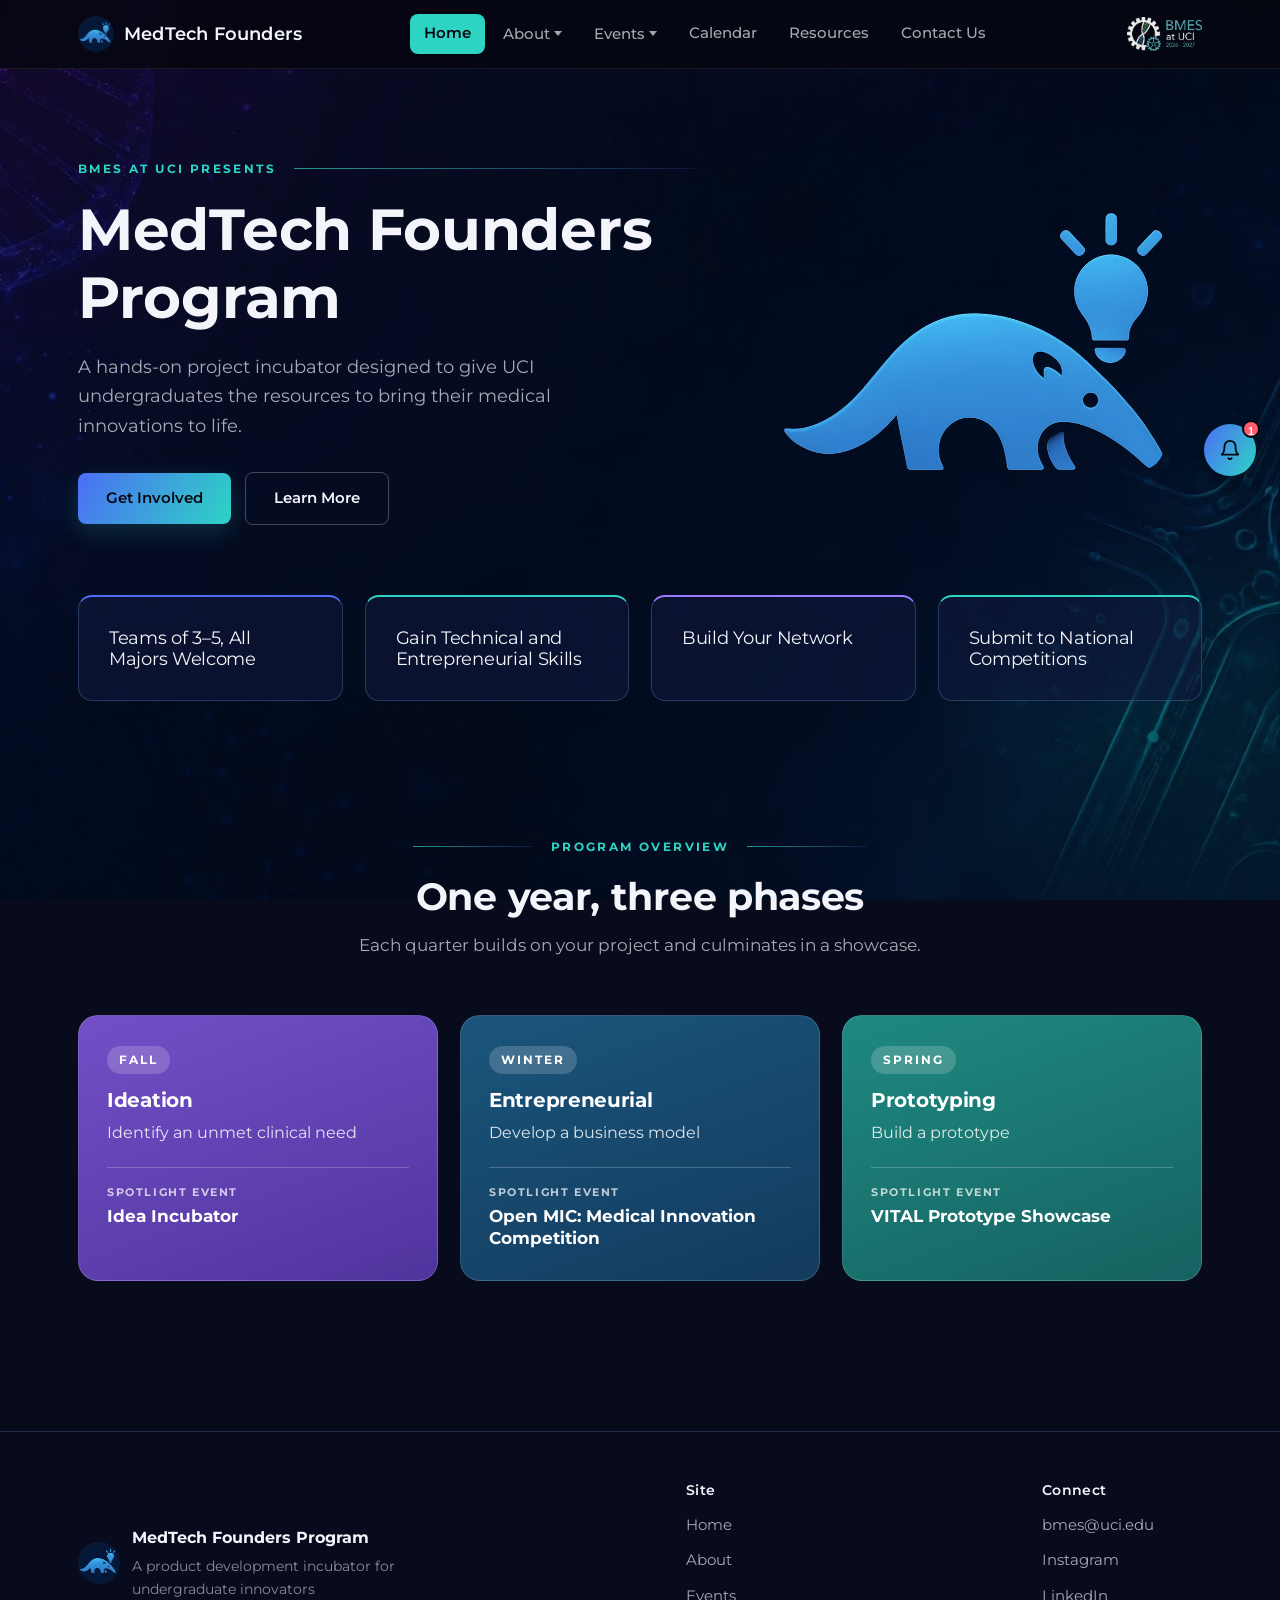
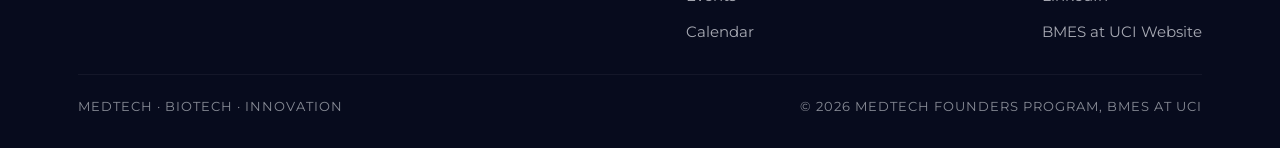
<file: index.html>
<!DOCTYPE html>
<html lang="en">
<head>
<meta charset="UTF-8">
<meta name="viewport" content="width=device-width, initial-scale=1.0">
<title>MedTech Founders Program | BMES at UCI</title>
<meta name="description" content="A hands-on project program giving UCI undergraduates the resources to bring their medical innovations to life.">

<!-- Social sharing preview (Open Graph + Twitter) -->
<meta property="og:type" content="website">
<meta property="og:site_name" content="MedTech Founders Program">
<meta property="og:title" content="MedTech Founders Program | BMES at UCI">
<meta property="og:description" content="A hands-on project program giving UCI undergraduates the resources to bring their medical innovations to life.">
<meta property="og:image" content="images/social/og-default.jpg">
<meta property="og:image:width" content="1200">
<meta property="og:image:height" content="630">
<meta name="twitter:card" content="summary_large_image">
<meta name="twitter:title" content="MedTech Founders Program | BMES at UCI">
<meta name="twitter:description" content="A hands-on project program giving UCI undergraduates the resources to bring their medical innovations to life.">
<meta name="twitter:image" content="images/social/og-default.jpg">
<meta name="theme-color" content="#0b1024">
<link rel="icon" type="image/png" href="images/mfp-circle.png">
<link rel="stylesheet" href="css/style.css">
</head>
<body class="page-home">
<a href="#main" class="skip-link">Skip to main content</a>
<div class="bg-glow"></div>
<div class="bg-decor helix"></div>
<div class="bg-decor molecule"></div>
<div class="bg-decor circuit"></div>

<!-- ================= HEADER / NAV ================= -->
<header class="site-header">
  <nav class="nav" aria-label="Main">
    <a href="index.html" class="nav-brand">
      <img src="images/mfp-circle.png" alt="MedTech Founders Program logo">
      MedTech Founders
    </a>
    <button class="nav-toggle" aria-label="Toggle menu" aria-expanded="false">&#9776;</button>
    <ul class="nav-links">
      <li><a href="index.html" class="active">Home</a></li>
      <li class="nav-dropdown">
        <button class="nav-dropdown-toggle" type="button" aria-expanded="false">About<span class="nav-dropdown-caret" aria-hidden="true"></span></button>
        <ul class="nav-dropdown-menu">
          <li><a href="about.html">Program</a></li>
          <li><a href="team.html">Team</a></li>
        </ul>
      </li>
      <li class="nav-dropdown">
        <button class="nav-dropdown-toggle" type="button" aria-expanded="false">Events<span class="nav-dropdown-caret" aria-hidden="true"></span></button>
        <ul class="nav-dropdown-menu">
          <li><a href="events/fall.html">Fall</a></li>
          <li><a href="events/winter.html">Winter</a></li>
          <li><a href="events/spring.html">Spring</a></li>
        </ul>
      </li>
      <li><a href="calendar.html">Calendar</a></li>
      <li><a href="resources.html">Resources</a></li>
      <li><a href="contact.html">Contact Us</a></li>
    </ul>
    <a href="https://bmesatucirvine.weebly.com/" target="_blank" rel="noopener" class="nav-bmes" aria-label="BMES at UCI">
      <img src="images/bmes-logo.png" alt="BMES at UCI logo">
    </a>
  </nav>
</header>

<button type="button" id="announcements-toggle" class="announcements-bell announcements-bell-floating" aria-haspopup="dialog" aria-expanded="false" aria-label="View announcements">
  <svg viewBox="0 0 24 24" width="22" height="22" fill="none" stroke="currentColor" stroke-width="2" stroke-linecap="round" stroke-linejoin="round" aria-hidden="true">
    <path d="M18 8a6 6 0 0 0-12 0c0 7-3 9-3 9h18s-3-2-3-9"></path>
    <path d="M13.73 21a2 2 0 0 1-3.46 0"></path>
  </svg>
  <span id="announcements-badge" class="announcements-badge" hidden>0</span>
</button>

<main id="main">

<!-- ================= HERO ================= -->
<section style="padding-top: 90px; padding-bottom: 70px;">
  <div class="container" style="display:flex; flex-wrap:wrap; align-items:center; gap:50px;">
    <div style="flex: 1 1 480px;">
      <div class="eyebrow-rule"><span class="eyebrow">BMES at UCI presents</span><span class="rule-line"></span></div>
      <h1 style="font-size: clamp(2.4rem, 5.5vw, 3.6rem); margin-bottom: 20px;">
        MedTech Founders Program
      </h1>
      <p style="font-size: 1.15rem; color: var(--white-dim); max-width: 520px; margin-bottom: 32px;">
        A hands-on project incubator designed to give UCI undergraduates the resources to bring their medical innovations to life.
      </p>
      <div style="display:flex; flex-wrap:wrap; align-items:center; gap:14px;">
        <a href="contact.html" class="btn btn-primary">Get Involved</a>
        <a href="about.html" class="btn btn-outline">Learn More</a>
      </div>
    </div>
    <div style="flex: 1 1 320px; display:flex; justify-content:center;">
      <img src="images/mfp-logo.png" alt="MedTech Founders Program anteater and lightbulb logo" style="max-width: 380px; width: 100%; border-radius: 24px;">
    </div>
  </div>
</section>

<!-- ================= ANNOUNCEMENTS MODAL ================= -->
<div id="announcements-modal" class="announcements-modal" aria-hidden="true">
  <div class="announcements-backdrop" data-announcements-close></div>
  <div class="announcements-box" role="dialog" aria-modal="true" aria-labelledby="announcements-title">
    <div class="announcements-box-header">
      <h2 id="announcements-title">Announcements</h2>
      <button type="button" class="announcements-close" data-announcements-close aria-label="Close announcements">&times;</button>
    </div>
    <ul id="announcements-list" class="announcements-list"></ul>
    <p id="announcements-empty" style="display:none; color: var(--white-dim);">
      No announcements right now &mdash; check back soon.
    </p>
  </div>
</div>

<!-- ================= QUICK STATS / PROGRAM SNAPSHOT ================= -->
<section style="padding-top: 0;">
  <div class="container">
    <div style="display:flex; flex-wrap:wrap; justify-content:center; gap:22px;">
      <div class="card card-accent-blue" style="flex:1 1 260px; max-width:320px;">
        <h3 style="font-size:1.15rem; font-weight:400;">Teams of 3&ndash;5, All Majors Welcome</h3>
      </div>
      <div class="card card-accent-teal" style="flex:1 1 260px; max-width:320px;">
        <h3 style="font-size:1.15rem; font-weight:400;">Gain Technical and Entrepreneurial Skills</h3>
      </div>
      <div class="card card-accent-violet" style="flex:1 1 260px; max-width:320px;">
        <h3 style="font-size:1.15rem; font-weight:400;">Build Your Network</h3>
      </div>
      <div class="card card-accent-teal" style="flex:1 1 260px; max-width:320px;">
        <h3 style="font-size:1.15rem; font-weight:400;">Submit to National Competitions</h3>
      </div>
    </div>
  </div>
</section>

<!-- ================= PROGRAM PHASES ================= -->
<section class="section-tight-top">
  <div class="container">
    <div class="section-heading">
      <div class="eyebrow-rule"><span class="rule-line"></span><span class="eyebrow">Program Overview</span><span class="rule-line"></span></div>
      <h2>One year, three phases</h2>
      <p>Each quarter builds on your project and culminates in a showcase.</p>
    </div>
    <div class="phase-grid">
      <div class="phase-card phase-fall">
        <span class="phase-term">Fall</span>
        <h3>Ideation</h3>
        <p>Identify an unmet clinical need</p>
        <div class="phase-spotlight">
          <span class="phase-spotlight-label">Spotlight Event</span>
          <strong>Idea Incubator</strong>
        </div>
      </div>
      <div class="phase-card phase-winter">
        <span class="phase-term">Winter</span>
        <h3>Entrepreneurial</h3>
        <p>Develop a business model</p>
        <div class="phase-spotlight">
          <span class="phase-spotlight-label">Spotlight Event</span>
          <strong>Open MIC: Medical Innovation Competition</strong>
        </div>
      </div>
      <div class="phase-card phase-spring">
        <span class="phase-term">Spring</span>
        <h3>Prototyping</h3>
        <p>Build a prototype</p>
        <div class="phase-spotlight">
          <span class="phase-spotlight-label">Spotlight Event</span>
          <strong>VITAL Prototype Showcase</strong>
        </div>
      </div>
    </div>
  </div>
</section>

<!-- ================= FOOTER ================= -->
</main>

<footer class="site-footer">
  <div class="container">
    <div class="footer-grid">
      <div class="footer-brand">
        <img src="images/mfp-circle.png" alt="MFP logo">
        <div>
          <strong>MedTech Founders Program</strong>
          <p>A product development incubator for undergraduate innovators</p>
        </div>
      </div>
      <div class="footer-links">
        <h4>Site</h4>
        <ul>
          <li><a href="index.html">Home</a></li>
          <li><a href="about.html">About</a></li>
          <li><a href="events/fall.html">Events</a></li>
          <li><a href="calendar.html">Calendar</a></li>
        </ul>
      </div>
      <div class="footer-links">
        <h4>Connect</h4>
        <ul>
          <li><a href="mailto:bmes@uci.edu">bmes@uci.edu</a></li>
          <li><a href="https://instagram.com/bmes_uci" target="_blank" rel="noopener">Instagram</a></li>
          <li><a href="https://www.linkedin.com/company/bmesatucirvine/" target="_blank" rel="noopener">LinkedIn</a></li>
          <li><a href="https://bmesatucirvine.weebly.com/" target="_blank" rel="noopener">BMES at UCI Website</a></li>
        </ul>
      </div>
    </div>
    <div class="footer-bottom">
      <span>MedTech &middot; Biotech &middot; Innovation</span>
      <span>&copy; 2026 MedTech Founders Program, BMES at UCI</span>
    </div>
  </div>
</footer>

<script src="js/announcements-data.js"></script>
<script src="js/announcements-render.js"></script>
<script src="js/main.js"></script>
</body>
</html>
</file>
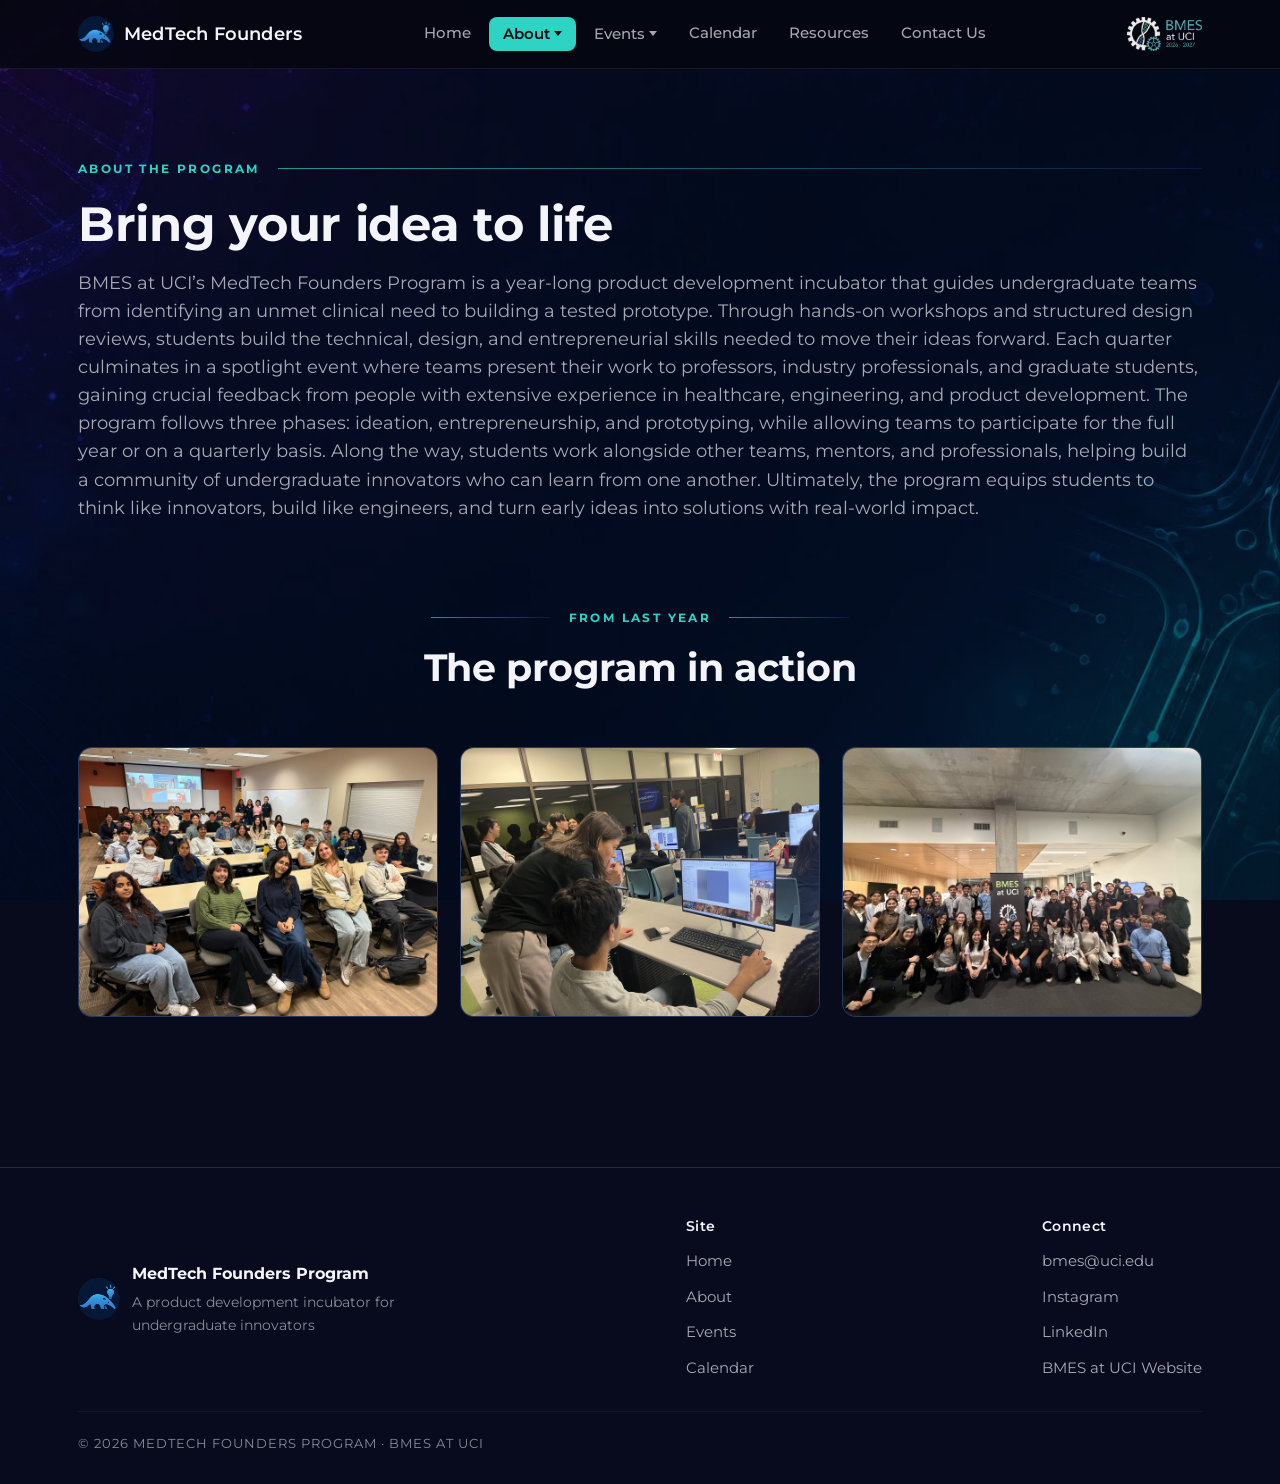
<file: about.html>
<!DOCTYPE html>
<html lang="en">
<head>
<meta charset="UTF-8">
<meta name="viewport" content="width=device-width, initial-scale=1.0">
<title>About the Program | MedTech Founders Program</title>
<meta name="description" content="Three phases, one full year: from finding a problem worth solving to a working prototype.">

<!-- Social sharing preview (Open Graph + Twitter) -->
<meta property="og:type" content="website">
<meta property="og:site_name" content="MedTech Founders Program">
<meta property="og:title" content="About the Program | MedTech Founders Program">
<meta property="og:description" content="Three phases, one full year: from finding a problem worth solving to a working prototype.">
<meta property="og:image" content="images/social/og-default.jpg">
<meta property="og:image:width" content="1200">
<meta property="og:image:height" content="630">
<meta name="twitter:card" content="summary_large_image">
<meta name="twitter:title" content="About the Program | MedTech Founders Program">
<meta name="twitter:description" content="Three phases, one full year: from finding a problem worth solving to a working prototype.">
<meta name="twitter:image" content="images/social/og-default.jpg">
<meta name="theme-color" content="#0b1024">
<link rel="icon" type="image/png" href="images/mfp-circle.png">
<link rel="stylesheet" href="css/style.css">
</head>
<body>
<a href="#main" class="skip-link">Skip to main content</a>
<div class="bg-glow"></div>
<div class="bg-decor helix"></div>
<div class="bg-decor molecule"></div>
<div class="bg-decor circuit"></div>

<header class="site-header">
  <nav class="nav" aria-label="Main">
    <a href="index.html" class="nav-brand">
      <img src="images/mfp-circle.png" alt="MedTech Founders Program logo">
      MedTech Founders
    </a>
    <button class="nav-toggle" aria-label="Toggle menu" aria-expanded="false">&#9776;</button>
    <ul class="nav-links">
      <li><a href="index.html">Home</a></li>
      <li class="nav-dropdown">
        <button class="nav-dropdown-toggle active" type="button" aria-expanded="false">About<span class="nav-dropdown-caret" aria-hidden="true"></span></button>
        <ul class="nav-dropdown-menu">
          <li><a href="about.html" class="active">Program</a></li>
          <li><a href="team.html">Team</a></li>
        </ul>
      </li>
      <li class="nav-dropdown">
        <button class="nav-dropdown-toggle" type="button" aria-expanded="false">Events<span class="nav-dropdown-caret" aria-hidden="true"></span></button>
        <ul class="nav-dropdown-menu">
          <li><a href="events/fall.html">Fall</a></li>
          <li><a href="events/winter.html">Winter</a></li>
          <li><a href="events/spring.html">Spring</a></li>
        </ul>
      </li>
      <li><a href="calendar.html">Calendar</a></li>
      <li><a href="resources.html">Resources</a></li>
      <li><a href="contact.html">Contact Us</a></li>
    </ul>
    <a href="https://bmesatucirvine.weebly.com/" target="_blank" rel="noopener" class="nav-bmes" aria-label="BMES at UCI">
      <img src="images/bmes-logo.png" alt="BMES at UCI logo">
    </a>
  </nav>
</header>

<main id="main">

<!-- ================= PAGE HERO ================= -->
<section style="padding-bottom: 40px;">
  <div class="container">
    <div class="eyebrow-rule"><span class="eyebrow">About the Program</span><span class="rule-line"></span></div>
    <h1 style="font-size: clamp(2.1rem, 4.6vw, 3rem); margin-bottom: 16px; max-width: 100%;">
      Bring your idea to life
    </h1>
    <p style="font-size: 1.1rem; color: var(--white-dim); max-width: 100%;">
      BMES at UCI&rsquo;s MedTech Founders Program is a year-long product development incubator that guides undergraduate teams from identifying an unmet clinical need to building a tested prototype. Through hands-on workshops and structured design reviews, students build the technical, design, and entrepreneurial skills needed to move their ideas forward. Each quarter culminates in a spotlight event where teams present their work to professors, industry professionals, and graduate students, gaining crucial feedback from people with extensive experience in healthcare, engineering, and product development. The program follows three phases: ideation, entrepreneurship, and prototyping, while allowing teams to participate for the full year or on a quarterly basis. Along the way, students work alongside other teams, mentors, and professionals, helping build a community of undergraduate innovators who can learn from one another. Ultimately, the program equips students to think like innovators, build like engineers, and turn early ideas into solutions with real-world impact.
    </p>
  </div>
</section>

<!-- ================= GALLERY ================= -->
<section class="section-tight-top">
  <div class="container">
    <div class="section-heading">
      <div class="eyebrow-rule"><span class="rule-line"></span><span class="eyebrow">From Last Year</span><span class="rule-line"></span></div>
      <h2>The program in action</h2>
    </div>
    <div class="gallery-grid">
      <figure class="photo-figure">
        <img src="images/events/kickoff-session.jpg" alt="Program kickoff session" loading="lazy">
      </figure>
      <figure class="photo-figure">
        <img src="images/events/solidworks-workshop.jpg" alt="SolidWorks workshop in the computer lab" loading="lazy">
      </figure>
      <figure class="photo-figure">
        <img src="images/events/idea-incubator-group.jpg" alt="Participants at the Idea Incubator" loading="lazy">
      </figure>
    </div>
  </div>
</section>

</main>

<footer class="site-footer">
  <div class="container">
    <div class="footer-grid">
      <div class="footer-brand">
        <img src="images/mfp-circle.png" alt="MFP logo">
        <div>
          <strong>MedTech Founders Program</strong>
          <p>A product development incubator for undergraduate innovators</p>
        </div>
      </div>
      <div class="footer-links">
        <h4>Site</h4>
        <ul>
          <li><a href="index.html">Home</a></li>
          <li><a href="about.html">About</a></li>
          <li><a href="events/fall.html">Events</a></li>
          <li><a href="calendar.html">Calendar</a></li>
        </ul>
      </div>
      <div class="footer-links">
        <h4>Connect</h4>
        <ul>
          <li><a href="mailto:bmes@uci.edu">bmes@uci.edu</a></li>
          <li><a href="https://instagram.com/bmes_uci" target="_blank" rel="noopener">Instagram</a></li>
          <li><a href="https://www.linkedin.com/company/bmesatucirvine/" target="_blank" rel="noopener">LinkedIn</a></li>
          <li><a href="https://bmesatucirvine.weebly.com/" target="_blank" rel="noopener">BMES at UCI Website</a></li>
        </ul>
      </div>
    </div>
    <div class="footer-bottom">
      &copy; 2026 MedTech Founders Program &middot; BMES at UCI
    </div>
  </div>
</footer>

<script src="js/main.js"></script>
</body>
</html>
</file>
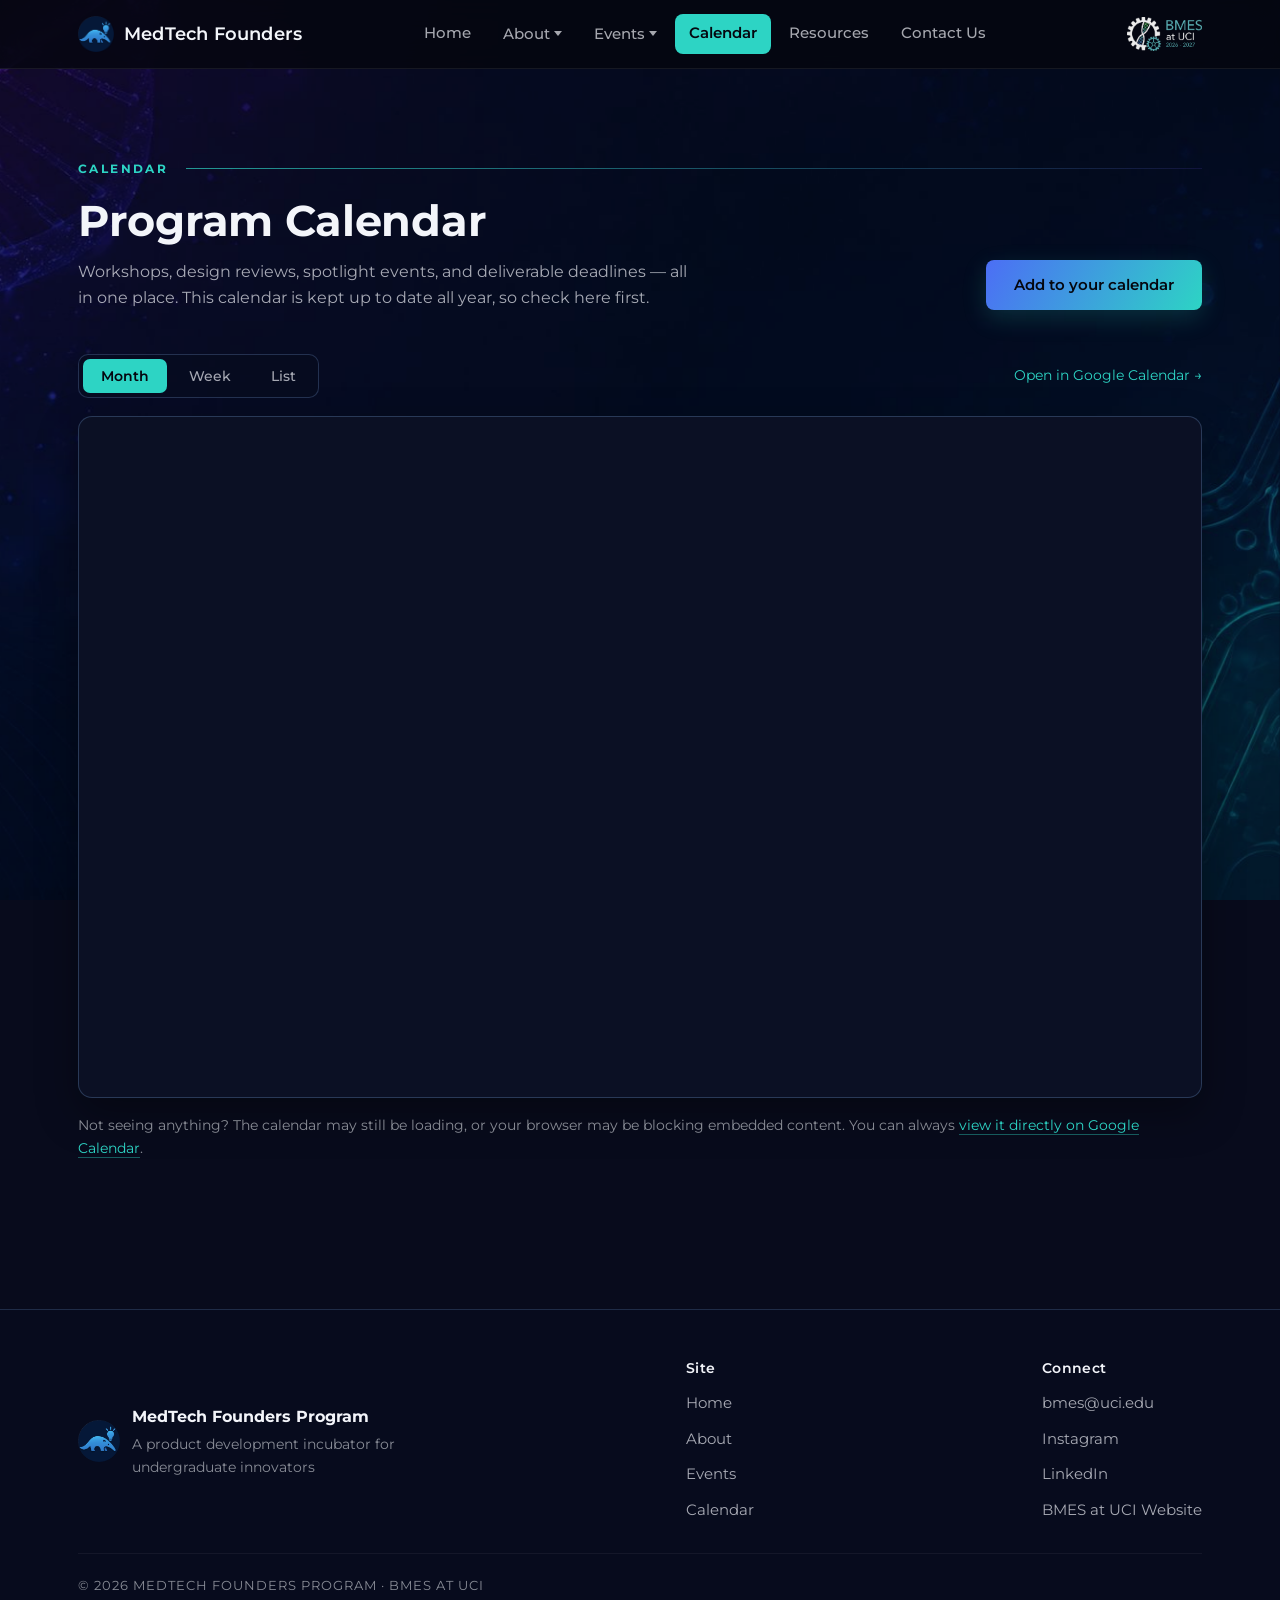
<file: calendar.html>
<!DOCTYPE html>
<html lang="en">
<head>
<meta charset="UTF-8">
<meta name="viewport" content="width=device-width, initial-scale=1.0">
<title>Calendar | MedTech Founders Program</title>
<meta name="description" content="Workshops, design reviews, spotlight events, and deadlines for the year.">

<!-- Social sharing preview (Open Graph + Twitter) -->
<meta property="og:type" content="website">
<meta property="og:site_name" content="MedTech Founders Program">
<meta property="og:title" content="Program Calendar | MedTech Founders Program">
<meta property="og:description" content="Workshops, design reviews, spotlight events, and deadlines for the year.">
<meta property="og:image" content="images/social/og-default.jpg">
<meta property="og:image:width" content="1200">
<meta property="og:image:height" content="630">
<meta name="twitter:card" content="summary_large_image">
<meta name="twitter:title" content="Program Calendar | MedTech Founders Program">
<meta name="twitter:description" content="Workshops, design reviews, spotlight events, and deadlines for the year.">
<meta name="twitter:image" content="images/social/og-default.jpg">
<meta name="theme-color" content="#0b1024">
<link rel="icon" type="image/png" href="images/mfp-circle.png">
<link rel="stylesheet" href="css/style.css">
</head>
<body>
<a href="#main" class="skip-link">Skip to main content</a>
<div class="bg-glow"></div>
<div class="bg-decor helix"></div>
<div class="bg-decor molecule"></div>
<div class="bg-decor circuit"></div>

<header class="site-header">
  <nav class="nav" aria-label="Main">
    <a href="index.html" class="nav-brand">
      <img src="images/mfp-circle.png" alt="MedTech Founders Program logo">
      MedTech Founders
    </a>
    <button class="nav-toggle" aria-label="Toggle menu" aria-expanded="false">&#9776;</button>
    <ul class="nav-links">
      <li><a href="index.html">Home</a></li>
      <li class="nav-dropdown">
        <button class="nav-dropdown-toggle" type="button" aria-expanded="false">About<span class="nav-dropdown-caret" aria-hidden="true"></span></button>
        <ul class="nav-dropdown-menu">
          <li><a href="about.html">Program</a></li>
          <li><a href="team.html">Team</a></li>
        </ul>
      </li>
      <li class="nav-dropdown">
        <button class="nav-dropdown-toggle" type="button" aria-expanded="false">Events<span class="nav-dropdown-caret" aria-hidden="true"></span></button>
        <ul class="nav-dropdown-menu">
          <li><a href="events/fall.html">Fall</a></li>
          <li><a href="events/winter.html">Winter</a></li>
          <li><a href="events/spring.html">Spring</a></li>
        </ul>
      </li>
      <li><a href="calendar.html" class="active">Calendar</a></li>
      <li><a href="resources.html">Resources</a></li>
      <li><a href="contact.html">Contact Us</a></li>
    </ul>
    <a href="https://bmesatucirvine.weebly.com/" target="_blank" rel="noopener" class="nav-bmes" aria-label="BMES at UCI">
      <img src="images/bmes-logo.png" alt="BMES at UCI logo">
    </a>
  </nav>
</header>

<main id="main">

<!-- ================= PAGE HERO ================= -->
<section style="padding-bottom: 34px;">
  <div class="container">
    <div class="eyebrow-rule"><span class="eyebrow">Calendar</span><span class="rule-line"></span></div>
    <div class="cal-header">
      <div>
        <h1 style="font-size: clamp(2rem, 4.4vw, 2.7rem); margin-bottom: 12px;">Program Calendar</h1>
        <p style="color: var(--white-dim); max-width: 620px;">
          Workshops, design reviews, spotlight events, and deliverable deadlines &mdash; all in one place. This calendar is kept up to date all year, so check here first.
        </p>
      </div>
      <a href="https://calendar.google.com/calendar/r?cid=c_476aed6230f6bbedbddf56e483f6195bf8f48238fab3dee8f6fd5d2731794f18%40group.calendar.google.com"
         target="_blank" rel="noopener" class="btn btn-primary">
        Add to your calendar
      </a>
    </div>
  </div>
</section>

<!-- ================= CALENDAR EMBED ================= -->
<section class="section-tight-top" style="padding-top: 10px;">
  <div class="container">

    <div class="cal-toolbar">
      <div class="cal-views" role="group" aria-label="Calendar view">
        <button type="button" class="cal-view-btn is-active" data-view="MONTH">Month</button>
        <button type="button" class="cal-view-btn" data-view="WEEK">Week</button>
        <button type="button" class="cal-view-btn" data-view="AGENDA">List</button>
      </div>
      <a href="https://calendar.google.com/calendar/embed?src=c_476aed6230f6bbedbddf56e483f6195bf8f48238fab3dee8f6fd5d2731794f18%40group.calendar.google.com&amp;ctz=America%2FLos_Angeles"
         target="_blank" rel="noopener" class="cal-open-link">Open in Google Calendar &rarr;</a>
    </div>

    <div class="cal-frame">
      <iframe
        id="cal-iframe"
        title="MedTech Founders Program calendar"
        src="https://calendar.google.com/calendar/embed?src=c_476aed6230f6bbedbddf56e483f6195bf8f48238fab3dee8f6fd5d2731794f18%40group.calendar.google.com&amp;ctz=America%2FLos_Angeles&amp;mode=MONTH&amp;showTitle=0&amp;showPrint=0&amp;showCalendars=0&amp;showTz=0&amp;bgcolor=%230b1024"
        frameborder="0"
        scrolling="no"></iframe>
    </div>

    <p class="cal-note">
      Not seeing anything? The calendar may still be loading, or your browser may be blocking embedded content.
      You can always <a href="https://calendar.google.com/calendar/embed?src=c_476aed6230f6bbedbddf56e483f6195bf8f48238fab3dee8f6fd5d2731794f18%40group.calendar.google.com&amp;ctz=America%2FLos_Angeles" target="_blank" rel="noopener" class="inline-link">view it directly on Google Calendar</a>.
    </p>

  </div>
</section>
</main>

<footer class="site-footer">
  <div class="container">
    <div class="footer-grid">
      <div class="footer-brand">
        <img src="images/mfp-circle.png" alt="MFP logo">
        <div>
          <strong>MedTech Founders Program</strong>
          <p>A product development incubator for undergraduate innovators</p>
        </div>
      </div>
      <div class="footer-links">
        <h4>Site</h4>
        <ul>
          <li><a href="index.html">Home</a></li>
          <li><a href="about.html">About</a></li>
          <li><a href="events/fall.html">Events</a></li>
          <li><a href="calendar.html">Calendar</a></li>
        </ul>
      </div>
      <div class="footer-links">
        <h4>Connect</h4>
        <ul>
          <li><a href="mailto:bmes@uci.edu">bmes@uci.edu</a></li>
          <li><a href="https://instagram.com/bmes_uci" target="_blank" rel="noopener">Instagram</a></li>
          <li><a href="https://www.linkedin.com/company/bmesatucirvine/" target="_blank" rel="noopener">LinkedIn</a></li>
          <li><a href="https://bmesatucirvine.weebly.com/" target="_blank" rel="noopener">BMES at UCI Website</a></li>
        </ul>
      </div>
    </div>
    <div class="footer-bottom">
      &copy; 2026 MedTech Founders Program &middot; BMES at UCI
    </div>
  </div>
</footer>

<script src="js/calendar.js"></script>
<script src="js/main.js"></script>
</body>
</html>
</file>
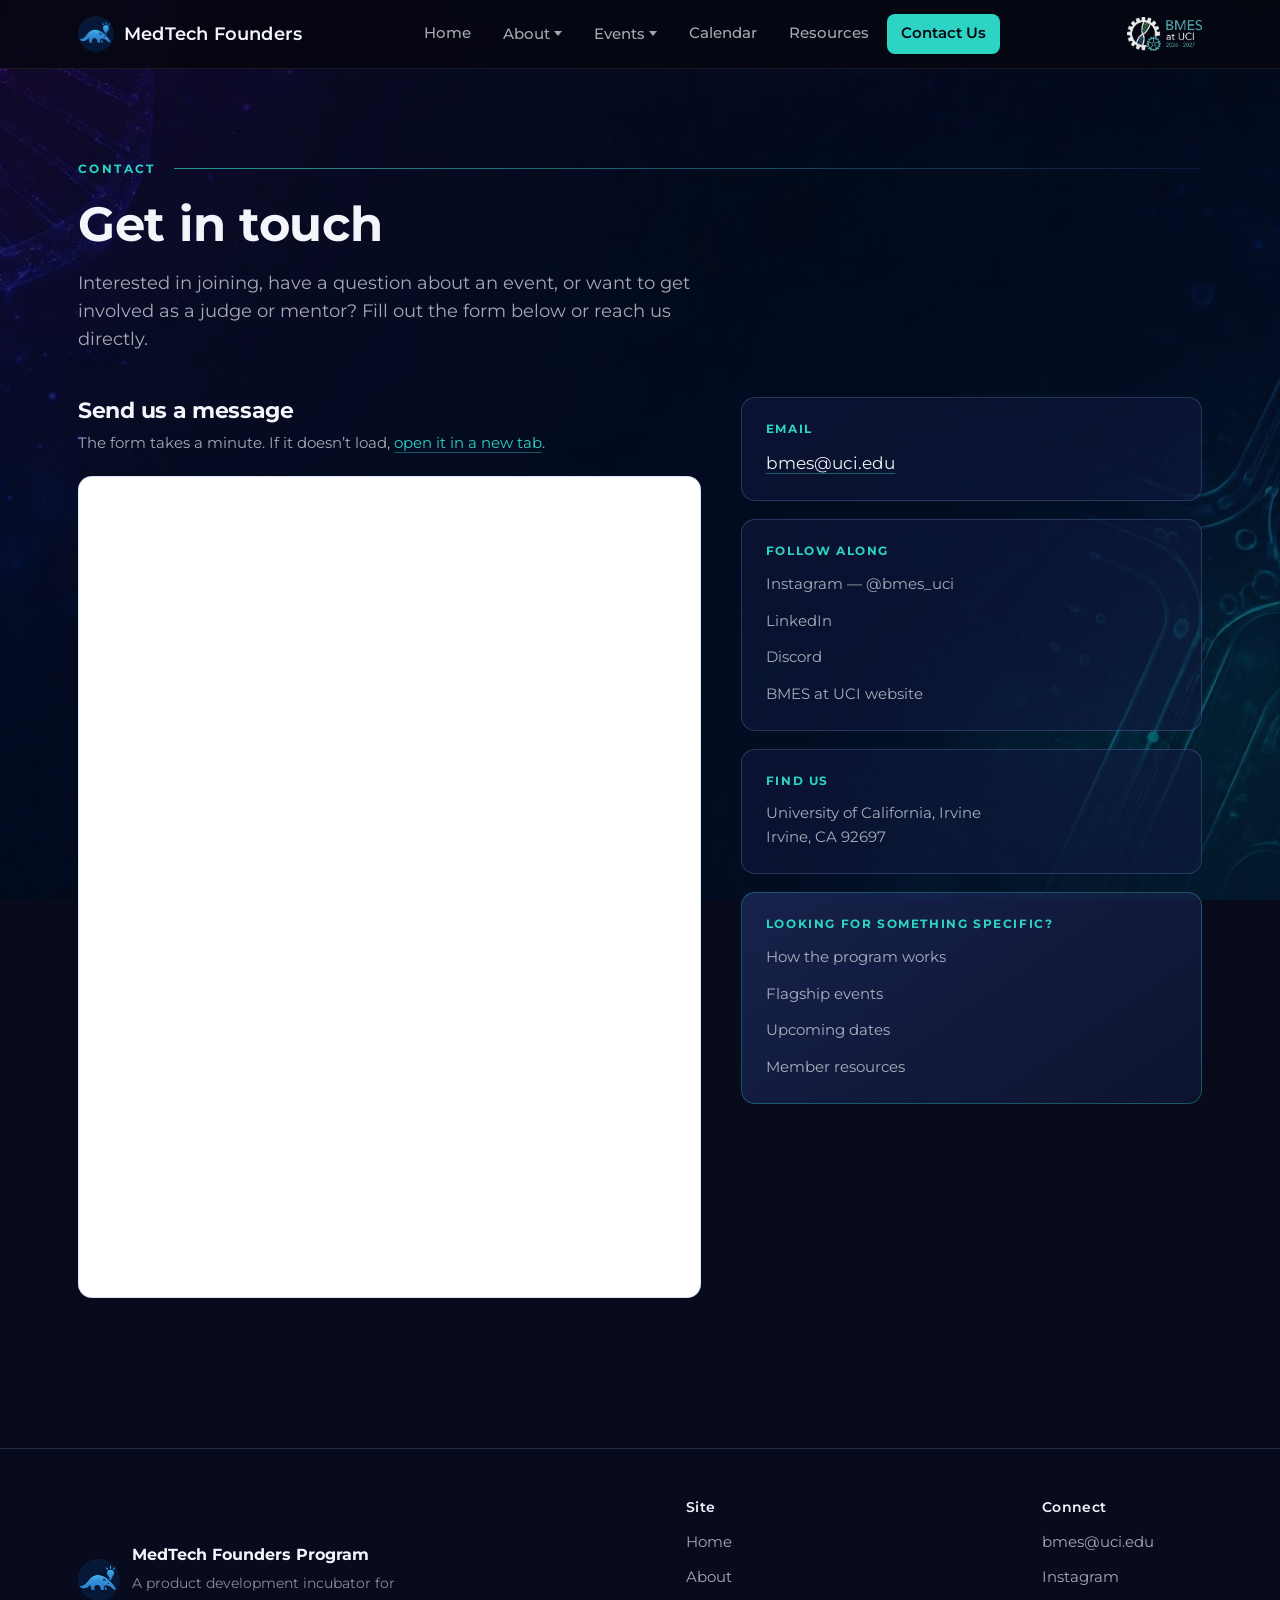
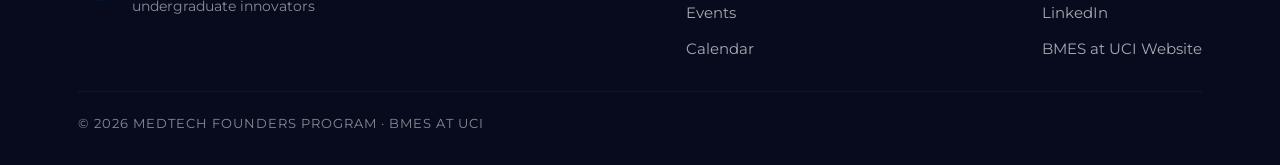
<file: contact.html>
<!DOCTYPE html>
<html lang="en">
<head>
<meta charset="UTF-8">
<meta name="viewport" content="width=device-width, initial-scale=1.0">
<title>Contact Us | MedTech Founders Program</title>
<meta name="description" content="Questions about joining, events, or getting involved as a judge or mentor? Get in touch.">

<!-- Social sharing preview (Open Graph + Twitter) -->
<meta property="og:type" content="website">
<meta property="og:site_name" content="MedTech Founders Program">
<meta property="og:title" content="Contact Us | MedTech Founders Program">
<meta property="og:description" content="Questions about joining, events, or getting involved as a judge or mentor? Get in touch.">
<meta property="og:image" content="images/social/og-default.jpg">
<meta property="og:image:width" content="1200">
<meta property="og:image:height" content="630">
<meta name="twitter:card" content="summary_large_image">
<meta name="twitter:title" content="Contact Us | MedTech Founders Program">
<meta name="twitter:description" content="Questions about joining, events, or getting involved as a judge or mentor? Get in touch.">
<meta name="twitter:image" content="images/social/og-default.jpg">
<meta name="theme-color" content="#0b1024">
<link rel="icon" type="image/png" href="images/mfp-circle.png">
<link rel="stylesheet" href="css/style.css">
</head>
<body>
<a href="#main" class="skip-link">Skip to main content</a>
<div class="bg-glow"></div>
<div class="bg-decor helix"></div>
<div class="bg-decor molecule"></div>
<div class="bg-decor circuit"></div>

<header class="site-header">
  <nav class="nav" aria-label="Main">
    <a href="index.html" class="nav-brand">
      <img src="images/mfp-circle.png" alt="MedTech Founders Program logo">
      MedTech Founders
    </a>
    <button class="nav-toggle" aria-label="Toggle menu" aria-expanded="false">&#9776;</button>
    <ul class="nav-links">
      <li><a href="index.html">Home</a></li>
      <li class="nav-dropdown">
        <button class="nav-dropdown-toggle" type="button" aria-expanded="false">About<span class="nav-dropdown-caret" aria-hidden="true"></span></button>
        <ul class="nav-dropdown-menu">
          <li><a href="about.html">Program</a></li>
          <li><a href="team.html">Team</a></li>
        </ul>
      </li>
      <li class="nav-dropdown">
        <button class="nav-dropdown-toggle" type="button" aria-expanded="false">Events<span class="nav-dropdown-caret" aria-hidden="true"></span></button>
        <ul class="nav-dropdown-menu">
          <li><a href="events/fall.html">Fall</a></li>
          <li><a href="events/winter.html">Winter</a></li>
          <li><a href="events/spring.html">Spring</a></li>
        </ul>
      </li>
      <li><a href="calendar.html">Calendar</a></li>
      <li><a href="resources.html">Resources</a></li>
      <li><a href="contact.html" class="active">Contact Us</a></li>
    </ul>
    <a href="https://bmesatucirvine.weebly.com/" target="_blank" rel="noopener" class="nav-bmes" aria-label="BMES at UCI">
      <img src="images/bmes-logo.png" alt="BMES at UCI logo">
    </a>
  </nav>
</header>

<main id="main">

<!-- ================= PAGE HERO ================= -->
<section style="padding-bottom: 34px;">
  <div class="container">
    <div class="eyebrow-rule"><span class="eyebrow">Contact</span><span class="rule-line"></span></div>
    <h1 style="font-size: clamp(2.1rem, 4.6vw, 3rem); margin-bottom: 16px; max-width: 760px;">
      Get in touch
    </h1>
    <p style="font-size: 1.1rem; color: var(--white-dim); max-width: 620px;">
      Interested in joining, have a question about an event, or want to get involved as a judge or mentor? Fill out the form below or reach us directly.
    </p>
  </div>
</section>

<!-- ================= FORM + CONTACT INFO ================= -->
<section class="section-tight-top" style="padding-top: 10px;">
  <div class="container">
    <div class="contact-split">

      <div class="contact-form-wrap">
        <h2 style="font-size: 1.4rem; margin-bottom: 8px;">Send us a message</h2>
        <p style="color: var(--white-dim); font-size: 0.95rem; margin-bottom: 20px;">
          The form takes a minute. If it doesn&rsquo;t load,
          <a href="https://forms.gle/cA3ukDBe4oURCQxz6" target="_blank" rel="noopener" class="inline-link">open it in a new tab</a>.
        </p>
        <div class="form-frame">
          <iframe
            src="https://docs.google.com/forms/d/e/1FAIpQLScqKJFfSqrLtrFkKOlbClLOKzQH0y5gQmt6TjQzmlY3V6Af_g/viewform?embedded=true"
            title="MedTech Founders Program contact form"
            frameborder="0"
            marginheight="0"
            marginwidth="0">Loading…</iframe>
        </div>
      </div>

      <aside class="contact-side">
        <div class="contact-block">
          <h3>Email</h3>
          <a href="mailto:bmes@uci.edu" class="contact-link">bmes@uci.edu</a>
        </div>

        <div class="contact-block">
          <h3>Follow along</h3>
          <ul class="contact-links">
            <li><a href="https://instagram.com/bmes_uci" target="_blank" rel="noopener">Instagram &mdash; @bmes_uci</a></li>
            <li><a href="https://www.linkedin.com/company/bmesatucirvine/" target="_blank" rel="noopener">LinkedIn</a></li>
            <li><a href="https://discord.gg/GyPYGn6h6" target="_blank" rel="noopener">Discord</a></li>
            <li><a href="https://bmesatucirvine.weebly.com/" target="_blank" rel="noopener">BMES at UCI website</a></li>
          </ul>
        </div>

        <div class="contact-block">
          <h3>Find us</h3>
          <p style="color: var(--white-dim); font-size: 0.94rem;">
            University of California, Irvine<br>
            Irvine, CA 92697
          </p>
        </div>

        <div class="contact-block contact-block-highlight">
          <h3>Looking for something specific?</h3>
          <ul class="contact-links">
            <li><a href="about.html">How the program works</a></li>
            <li><a href="events/fall.html">Flagship events</a></li>
            <li><a href="calendar.html">Upcoming dates</a></li>
            <li><a href="resources.html">Member resources</a></li>
          </ul>
        </div>
      </aside>

    </div>
  </div>
</section>

</main>

<footer class="site-footer">
  <div class="container">
    <div class="footer-grid">
      <div class="footer-brand">
        <img src="images/mfp-circle.png" alt="MFP logo">
        <div>
          <strong>MedTech Founders Program</strong>
          <p>A product development incubator for undergraduate innovators</p>
        </div>
      </div>
      <div class="footer-links">
        <h4>Site</h4>
        <ul>
          <li><a href="index.html">Home</a></li>
          <li><a href="about.html">About</a></li>
          <li><a href="events/fall.html">Events</a></li>
          <li><a href="calendar.html">Calendar</a></li>
        </ul>
      </div>
      <div class="footer-links">
        <h4>Connect</h4>
        <ul>
          <li><a href="mailto:bmes@uci.edu">bmes@uci.edu</a></li>
          <li><a href="https://instagram.com/bmes_uci" target="_blank" rel="noopener">Instagram</a></li>
          <li><a href="https://www.linkedin.com/company/bmesatucirvine/" target="_blank" rel="noopener">LinkedIn</a></li>
          <li><a href="https://bmesatucirvine.weebly.com/" target="_blank" rel="noopener">BMES at UCI Website</a></li>
        </ul>
      </div>
    </div>
    <div class="footer-bottom">
      &copy; 2026 MedTech Founders Program &middot; BMES at UCI
    </div>
  </div>
</footer>

<script src="js/main.js"></script>
</body>
</html>
</file>
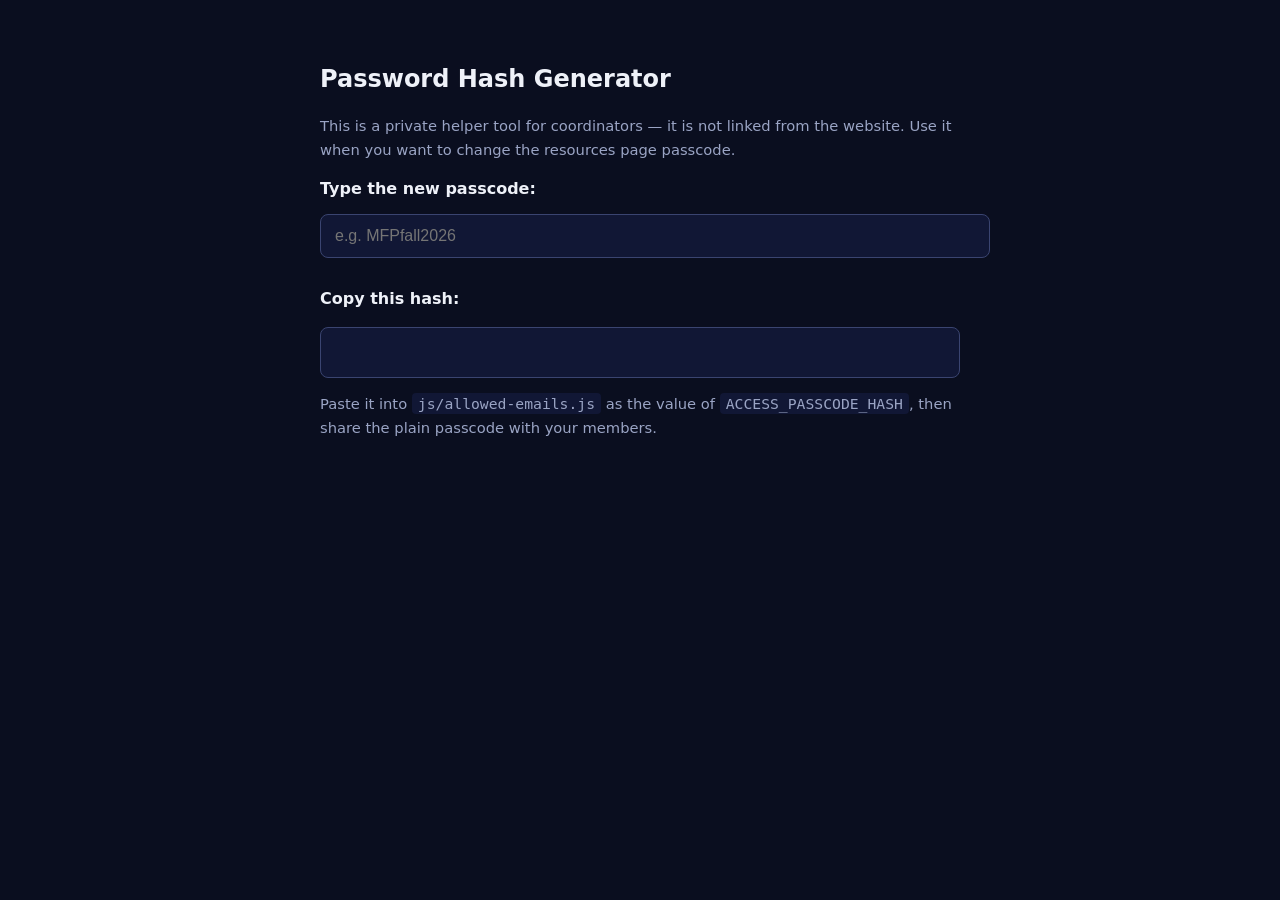
<file: password-tool.html>
<!DOCTYPE html>
<html lang="en">
<head>
<meta charset="UTF-8">
<title>MFP — Password Hash Generator</title>
<style>
  body {
    font-family: system-ui, sans-serif;
    background: #0a0e1f;
    color: #eef1f8;
    max-width: 640px;
    margin: 60px auto;
    padding: 0 24px;
    line-height: 1.6;
  }
  h1 { font-size: 1.5rem; }
  input {
    width: 100%;
    padding: 12px 14px;
    font-size: 1rem;
    border-radius: 8px;
    border: 1px solid #3a4470;
    background: #111735;
    color: #eef1f8;
    margin: 12px 0;
  }
  output {
    display: block;
    word-break: break-all;
    background: #111735;
    border: 1px solid #3a4470;
    border-radius: 8px;
    padding: 14px;
    font-family: ui-monospace, monospace;
    font-size: 0.9rem;
    color: #6fe3d4;
    min-height: 1.4em;
  }
  p.note { color: #9aa4c4; font-size: 0.92rem; }
  code { background: #111735; padding: 2px 6px; border-radius: 4px; }
</style>
</head>
<body>

<h1>Password Hash Generator</h1>

<p class="note">
  This is a private helper tool for coordinators — it is not linked from the website.
  Use it when you want to change the resources page passcode.
</p>

<label for="pw"><strong>Type the new passcode:</strong></label>
<input type="text" id="pw" placeholder="e.g. MFPfall2026" autocomplete="off">

<p><strong>Copy this hash:</strong></p>
<output id="out"></output>

<p class="note">
  Paste it into <code>js/allowed-emails.js</code> as the value of
  <code>ACCESS_PASSCODE_HASH</code>, then share the plain passcode with your members.
</p>

<script>
async function hash(text) {
  const buf = await crypto.subtle.digest('SHA-256', new TextEncoder().encode(text));
  return Array.from(new Uint8Array(buf))
    .map(b => b.toString(16).padStart(2, '0'))
    .join('');
}

const pw = document.getElementById('pw');
const out = document.getElementById('out');

pw.addEventListener('input', async () => {
  out.textContent = pw.value ? await hash(pw.value) : '';
});
</script>

</body>
</html>
</file>
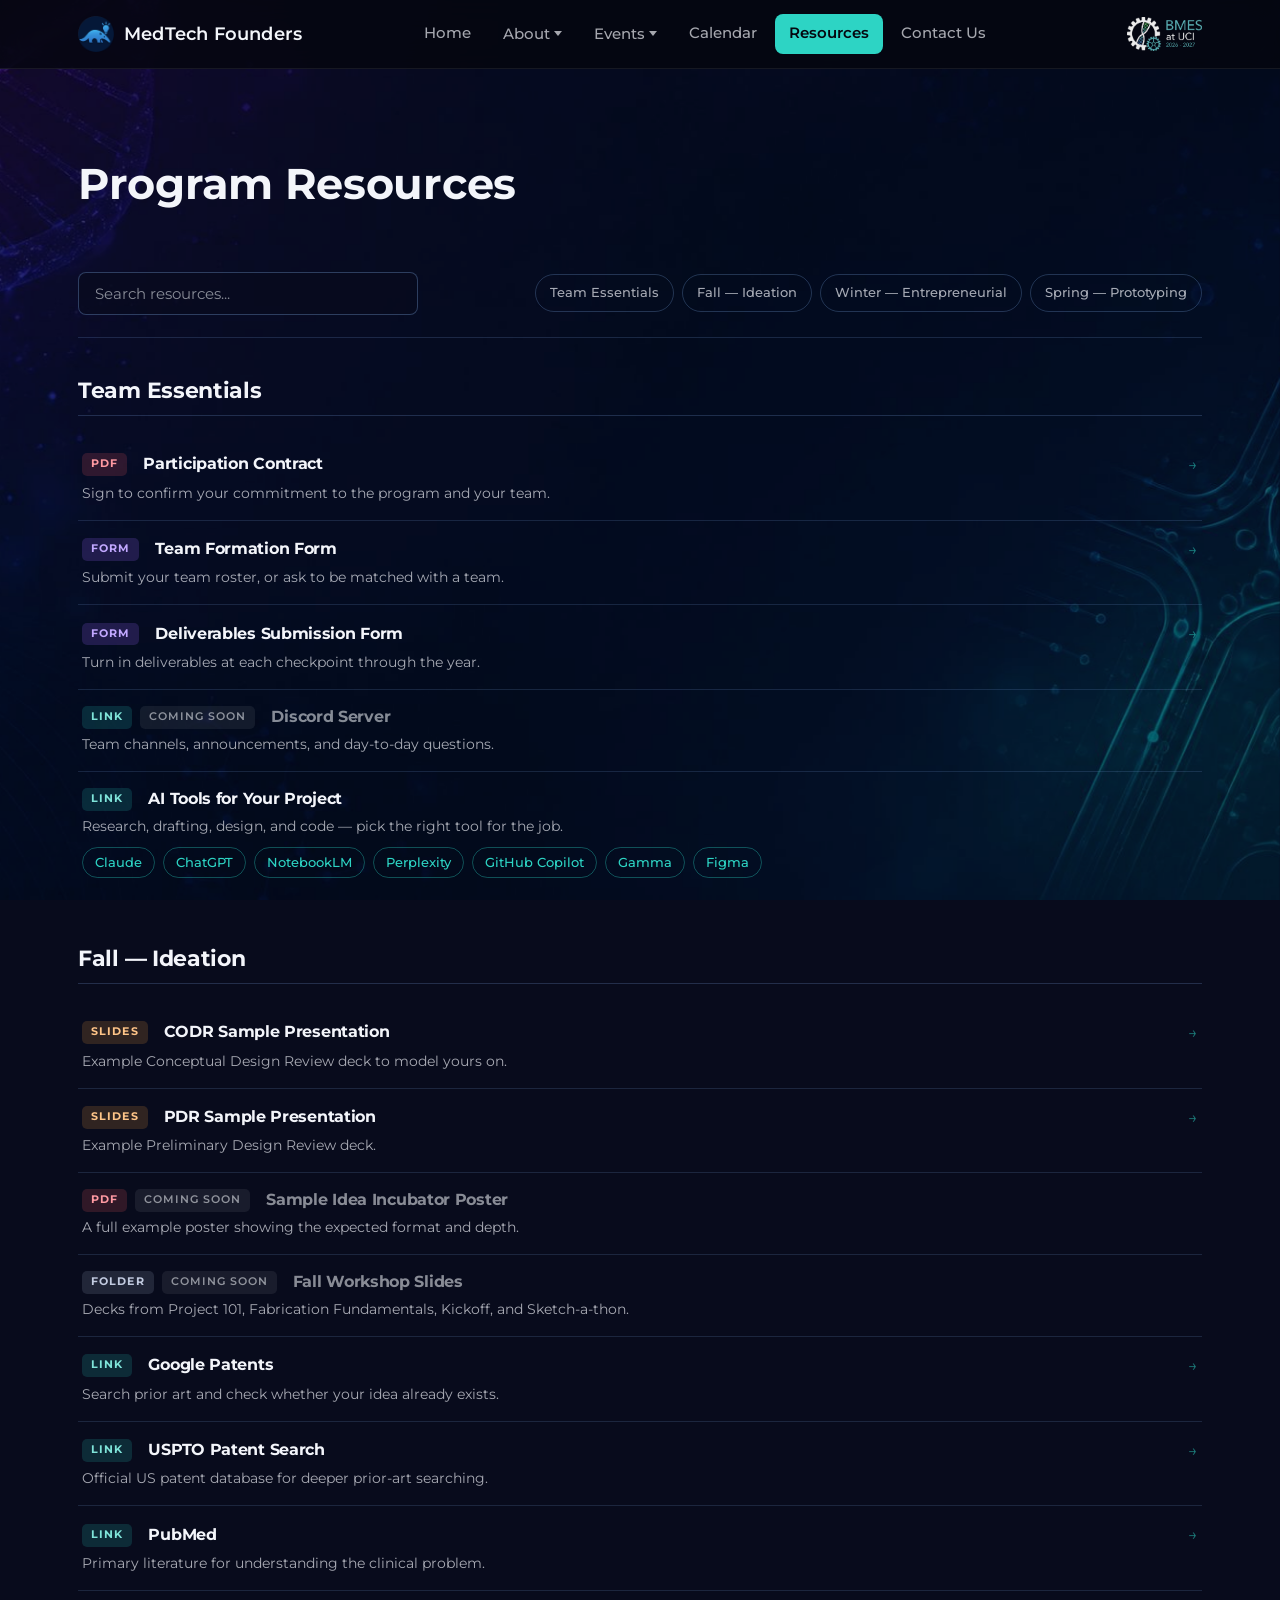
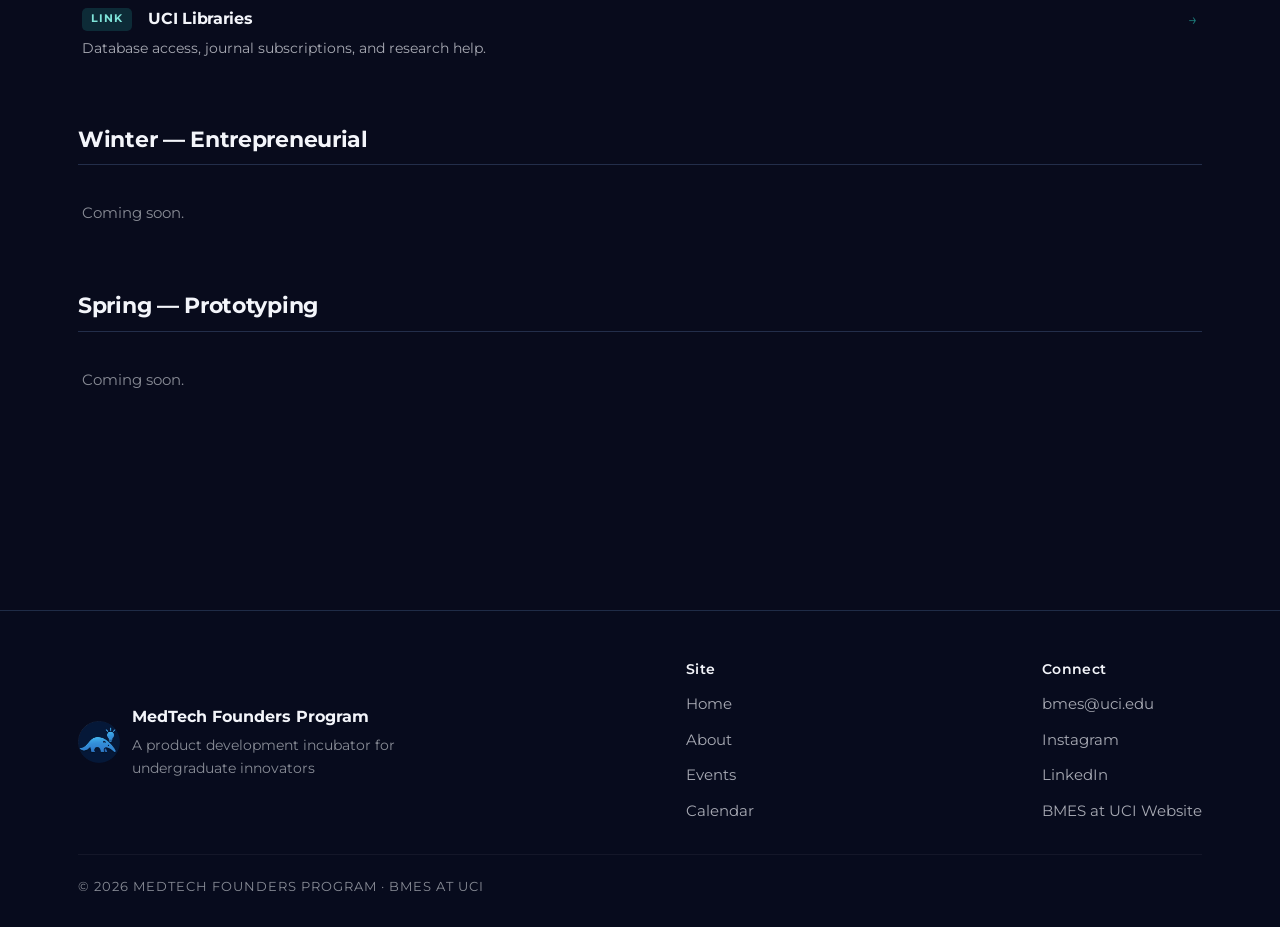
<file: resources.html>
<!DOCTYPE html>
<html lang="en">
<head>
<meta charset="UTF-8">
<meta name="viewport" content="width=device-width, initial-scale=1.0">
<title>Resources | MedTech Founders Program</title>
<meta name="description" content="Templates, forms, and guides for MedTech Founders Program members.">

<!-- Social sharing preview (Open Graph + Twitter) -->
<meta property="og:type" content="website">
<meta property="og:site_name" content="MedTech Founders Program">
<meta property="og:title" content="Resources | MedTech Founders Program">
<meta property="og:description" content="Templates, forms, and guides for MedTech Founders Program members.">
<meta property="og:image" content="images/social/og-default.jpg">
<meta property="og:image:width" content="1200">
<meta property="og:image:height" content="630">
<meta name="twitter:card" content="summary_large_image">
<meta name="twitter:title" content="Resources | MedTech Founders Program">
<meta name="twitter:description" content="Templates, forms, and guides for MedTech Founders Program members.">
<meta name="twitter:image" content="images/social/og-default.jpg">
<meta name="theme-color" content="#0b1024">
<link rel="icon" type="image/png" href="images/mfp-circle.png">
<link rel="stylesheet" href="css/style.css">
</head>
<body>
<a href="#main" class="skip-link">Skip to main content</a>
<div class="bg-glow"></div>
<div class="bg-decor helix"></div>
<div class="bg-decor molecule"></div>
<div class="bg-decor circuit"></div>

<header class="site-header">
  <nav class="nav" aria-label="Main">
    <a href="index.html" class="nav-brand">
      <img src="images/mfp-circle.png" alt="MedTech Founders Program logo">
      MedTech Founders
    </a>
    <button class="nav-toggle" aria-label="Toggle menu" aria-expanded="false">&#9776;</button>
    <ul class="nav-links">
      <li><a href="index.html">Home</a></li>
      <li class="nav-dropdown">
        <button class="nav-dropdown-toggle" type="button" aria-expanded="false">About<span class="nav-dropdown-caret" aria-hidden="true"></span></button>
        <ul class="nav-dropdown-menu">
          <li><a href="about.html">Program</a></li>
          <li><a href="team.html">Team</a></li>
        </ul>
      </li>
      <li class="nav-dropdown">
        <button class="nav-dropdown-toggle" type="button" aria-expanded="false">Events<span class="nav-dropdown-caret" aria-hidden="true"></span></button>
        <ul class="nav-dropdown-menu">
          <li><a href="events/fall.html">Fall</a></li>
          <li><a href="events/winter.html">Winter</a></li>
          <li><a href="events/spring.html">Spring</a></li>
        </ul>
      </li>
      <li><a href="calendar.html">Calendar</a></li>
      <li><a href="resources.html" class="active">Resources</a></li>
      <li><a href="contact.html">Contact Us</a></li>
    </ul>
    <a href="https://bmesatucirvine.weebly.com/" target="_blank" rel="noopener" class="nav-bmes" aria-label="BMES at UCI">
      <img src="images/bmes-logo.png" alt="BMES at UCI logo">
    </a>
  </nav>
</header>

<main id="main">

<!-- ================= ACCESS GATE =================
     Temporarily disabled while the resources page itself is being
     reworked. Re-enable this block (and the gate scripts at the
     bottom of the file) to reinstate password protection.
<div id="resource-gate">
  <section style="padding-top: 70px;">
    <div class="container">
      <div class="gate-panel">
        <div class="eyebrow-rule" style="justify-content:center;">
          <span class="rule-line"></span>
          <span class="eyebrow">Members Only</span>
          <span class="rule-line"></span>
        </div>
        <h1 style="font-size: clamp(1.7rem, 3.6vw, 2.2rem); margin-bottom: 12px;">Program Resources</h1>
        <p style="color: var(--white-dim); margin-bottom: 28px;">
          This page is for MedTech Founders Program members. Enter your UCI email to continue.
        </p>

        <form id="gate-form" class="gate-form" novalidate>
          <div class="gate-field">
            <label for="gate-email" class="gate-label">UCI email</label>
            <input
              type="email"
              id="gate-email"
              class="gate-input"
              placeholder="you@uci.edu"
              autocomplete="email"
              required>
          </div>

          <div class="gate-field" id="gate-pass-field">
            <label for="gate-pass" class="gate-label">Program passcode</label>
            <input
              type="password"
              id="gate-pass"
              class="gate-input"
              placeholder="Shared with program members"
              autocomplete="current-password"
              required>
          </div>

          <button type="submit" class="btn btn-primary gate-submit">Continue</button>
        </form>

        <p id="gate-error" class="gate-error" role="alert"></p>

        <p style="color: var(--white-faint); font-size: 0.88rem; margin-top: 22px;">
          Not a member yet? <a href="contact.html" class="inline-link">Get in touch</a> to join the program.
        </p>
      </div>
    </div>
  </section>
</div>
================================================================= -->

<!-- ================= RESOURCES (shown after access) ================= -->
<div id="resource-content">
  <section style="padding-bottom: 30px;">
    <div class="container">
      <!-- "Members Only" eyebrow and the signed-in badge are hidden
           while the access gate is disabled. Restore them alongside
           the ACCESS GATE block if the gate comes back.
      <div class="eyebrow-rule"><span class="eyebrow">Members Only</span><span class="rule-line"></span></div>
      -->
      <div class="resource-header">
        <div>
          <h1 style="font-size: clamp(2rem, 4.4vw, 2.7rem); margin-bottom: 12px;">Program Resources</h1>
        </div>
        <!--
        <div class="signed-in-badge">
          <span>Signed in as</span>
          <strong id="signed-in-as"></strong>
          <button type="button" id="sign-out" class="sign-out-btn">Sign out</button>
        </div>
        -->
      </div>
    </div>
  </section>

  <section class="section-tight-top" style="padding-top: 20px;">
    <div class="container">

      <div class="resource-toolbar">
        <input
          type="search"
          id="resource-search"
          class="resource-search"
          placeholder="Search resources..."
          aria-label="Search resources">
        <nav id="resource-jump" class="resource-jump" aria-label="Jump to section"></nav>
      </div>

      <div id="resource-sections"></div>

      <p id="resource-empty" class="resource-empty" style="display:none;">
        No resources match that search.
      </p>

    </div>
  </section>
</div>

</main>

<footer class="site-footer">
  <div class="container">
    <div class="footer-grid">
      <div class="footer-brand">
        <img src="images/mfp-circle.png" alt="MFP logo">
        <div>
          <strong>MedTech Founders Program</strong>
          <p>A product development incubator for undergraduate innovators</p>
        </div>
      </div>
      <div class="footer-links">
        <h4>Site</h4>
        <ul>
          <li><a href="index.html">Home</a></li>
          <li><a href="about.html">About</a></li>
          <li><a href="events/fall.html">Events</a></li>
          <li><a href="calendar.html">Calendar</a></li>
        </ul>
      </div>
      <div class="footer-links">
        <h4>Connect</h4>
        <ul>
          <li><a href="mailto:bmes@uci.edu">bmes@uci.edu</a></li>
          <li><a href="https://instagram.com/bmes_uci" target="_blank" rel="noopener">Instagram</a></li>
          <li><a href="https://www.linkedin.com/company/bmesatucirvine/" target="_blank" rel="noopener">LinkedIn</a></li>
          <li><a href="https://bmesatucirvine.weebly.com/" target="_blank" rel="noopener">BMES at UCI Website</a></li>
        </ul>
      </div>
    </div>
    <div class="footer-bottom">
      &copy; 2026 MedTech Founders Program &middot; BMES at UCI
    </div>
  </div>
</footer>

<!-- Password gate disabled for now — re-enable along with the ACCESS GATE
     block above to reinstate protection.
<script src="js/allowed-emails.js"></script>
<script src="js/resources-gate.js"></script>
-->
<script src="js/resources-data.js"></script>
<script src="js/resources-render.js"></script>
<script src="js/main.js"></script>
</body>
</html>
</file>
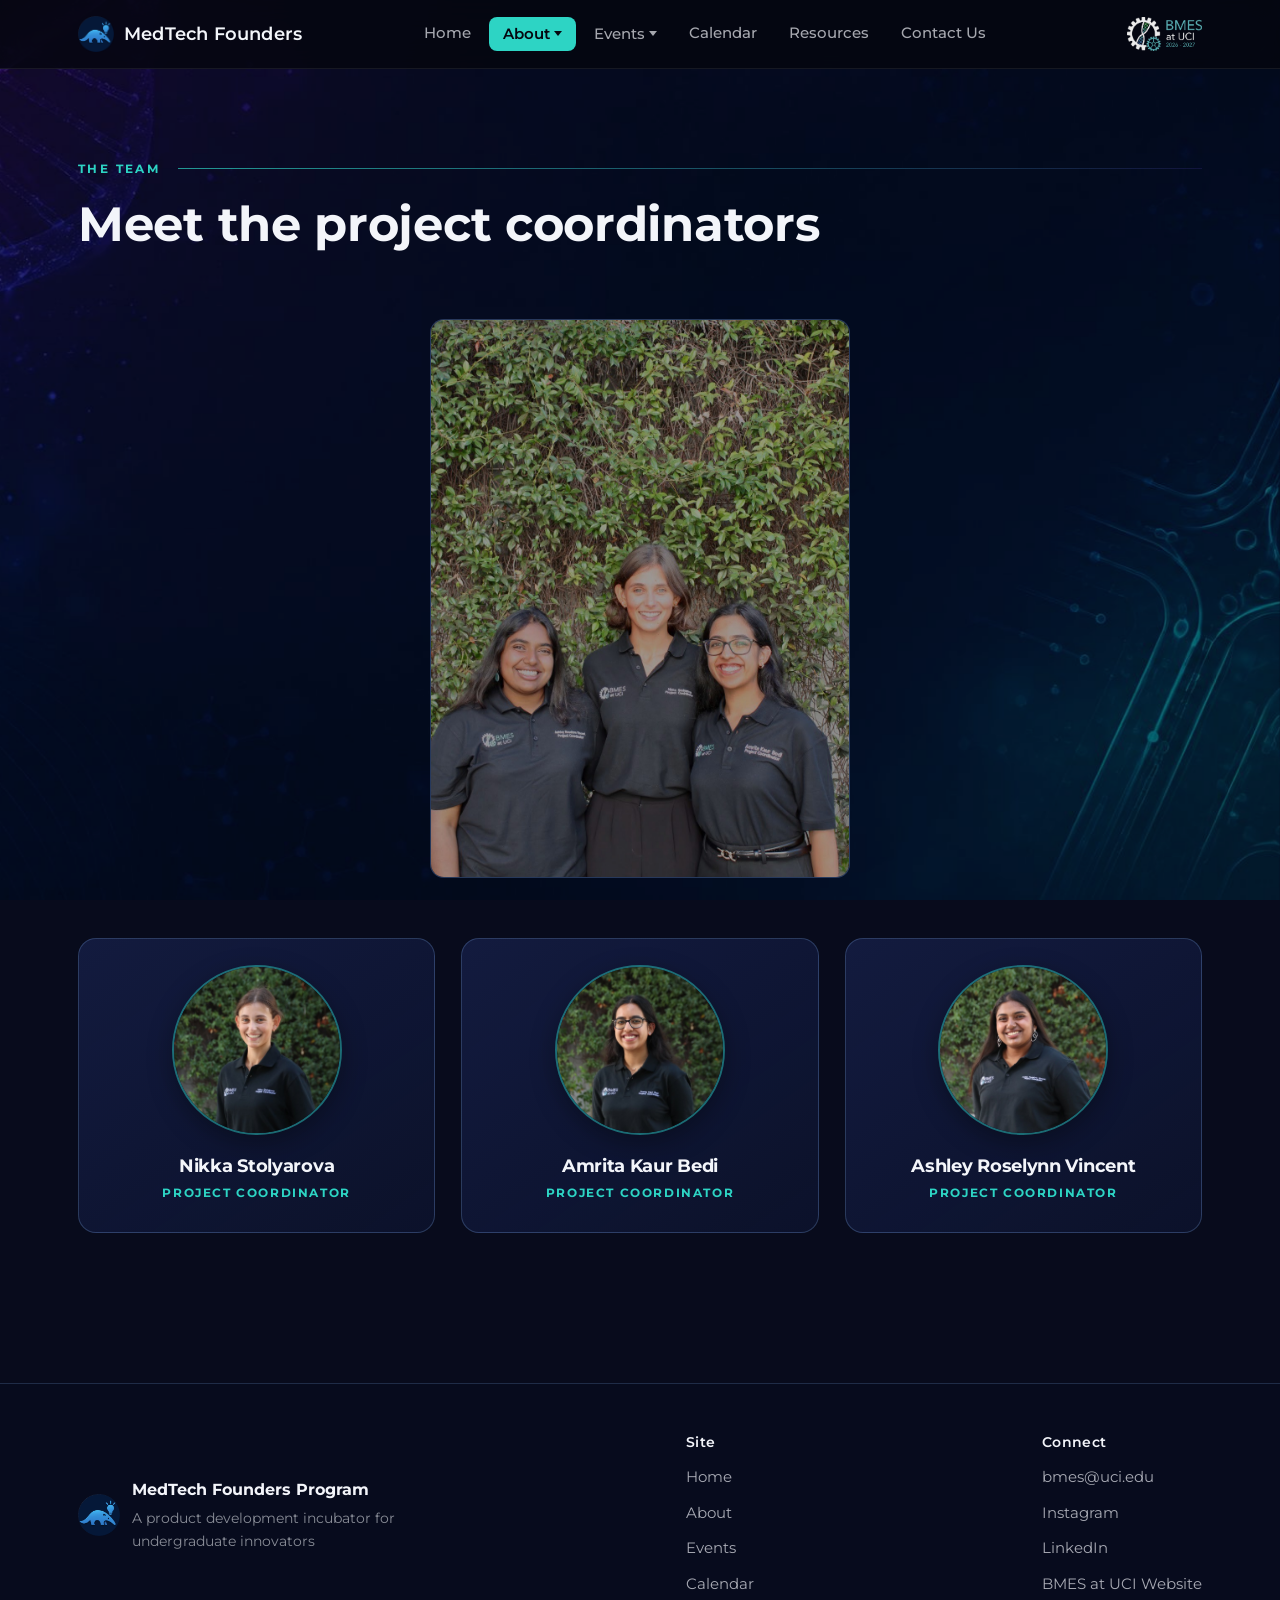
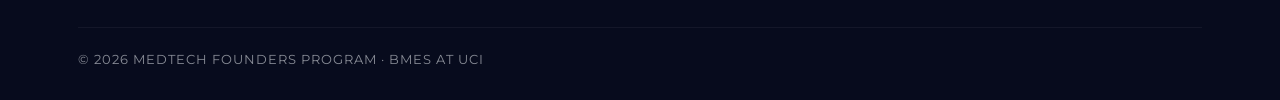
<file: team.html>
<!DOCTYPE html>
<html lang="en">
<head>
<meta charset="UTF-8">
<meta name="viewport" content="width=device-width, initial-scale=1.0">
<title>Meet the Team | MedTech Founders Program</title>
<meta name="description" content="The project coordinators behind the MedTech Founders Program at UC Irvine.">

<!-- Social sharing preview (Open Graph + Twitter) -->
<meta property="og:type" content="website">
<meta property="og:site_name" content="MedTech Founders Program">
<meta property="og:title" content="Meet the Team | MedTech Founders Program">
<meta property="og:description" content="The project coordinators behind the MedTech Founders Program at UC Irvine.">
<meta property="og:image" content="images/social/og-default.jpg">
<meta property="og:image:width" content="1200">
<meta property="og:image:height" content="630">
<meta name="twitter:card" content="summary_large_image">
<meta name="twitter:title" content="Meet the Team | MedTech Founders Program">
<meta name="twitter:description" content="The project coordinators behind the MedTech Founders Program at UC Irvine.">
<meta name="twitter:image" content="images/social/og-default.jpg">
<meta name="theme-color" content="#0b1024">
<link rel="icon" type="image/png" href="images/mfp-circle.png">
<link rel="stylesheet" href="css/style.css">
</head>
<body>
<a href="#main" class="skip-link">Skip to main content</a>
<div class="bg-glow"></div>
<div class="bg-decor helix"></div>
<div class="bg-decor molecule"></div>
<div class="bg-decor circuit"></div>

<header class="site-header">
  <nav class="nav" aria-label="Main">
    <a href="index.html" class="nav-brand">
      <img src="images/mfp-circle.png" alt="MedTech Founders Program logo">
      MedTech Founders
    </a>
    <button class="nav-toggle" aria-label="Toggle menu" aria-expanded="false">&#9776;</button>
    <ul class="nav-links">
      <li><a href="index.html">Home</a></li>
      <li class="nav-dropdown">
        <button class="nav-dropdown-toggle active" type="button" aria-expanded="false">About<span class="nav-dropdown-caret" aria-hidden="true"></span></button>
        <ul class="nav-dropdown-menu">
          <li><a href="about.html">Program</a></li>
          <li><a href="team.html" class="active">Team</a></li>
        </ul>
      </li>
      <li class="nav-dropdown">
        <button class="nav-dropdown-toggle" type="button" aria-expanded="false">Events<span class="nav-dropdown-caret" aria-hidden="true"></span></button>
        <ul class="nav-dropdown-menu">
          <li><a href="events/fall.html">Fall</a></li>
          <li><a href="events/winter.html">Winter</a></li>
          <li><a href="events/spring.html">Spring</a></li>
        </ul>
      </li>
      <li><a href="calendar.html">Calendar</a></li>
      <li><a href="resources.html">Resources</a></li>
      <li><a href="contact.html">Contact Us</a></li>
    </ul>
    <a href="https://bmesatucirvine.weebly.com/" target="_blank" rel="noopener" class="nav-bmes" aria-label="BMES at UCI">
      <img src="images/bmes-logo.png" alt="BMES at UCI logo">
    </a>
  </nav>
</header>

<main id="main">

<!-- ================= PAGE HERO ================= -->
<section style="padding-bottom: 40px;">
  <div class="container">
    <div class="eyebrow-rule"><span class="eyebrow">The Team</span><span class="rule-line"></span></div>
    <h1 style="font-size: clamp(2.1rem, 4.6vw, 3rem); margin-bottom: 16px; max-width: 760px;">
      Meet the project coordinators
    </h1>
  </div>
</section>

<!-- ================= GROUP PHOTO ================= -->
<section class="section-tight-top" style="padding-top: 10px; padding-bottom: 40px;">
  <div class="container">
    <div class="team-feature-grid team-feature-single">
      <figure class="photo-figure">
        <img src="images/team/coordinators-openmic-zoom.jpg" alt="The three coordinators at the BMES Open MIC competition" loading="lazy">
      </figure>
    </div>
  </div>
</section>

<!-- ================= COORDINATORS ================= -->
<section class="section-tight-top" style="padding-top: 20px;">
  <div class="container">
    <div class="team-grid">

      <div class="team-card">
        <div class="team-photo">
          <img src="images/team/nikka.jpg" alt="Nikka Stolyarova" loading="lazy">
        </div>
        <h3>Nikka Stolyarova</h3>
        <span class="team-role">Project Coordinator</span>
      </div>

      <div class="team-card">
        <div class="team-photo">
          <img src="images/team/amrita.jpg" alt="Amrita Kaur Bedi" loading="lazy">
        </div>
        <h3>Amrita Kaur Bedi</h3>
        <span class="team-role">Project Coordinator</span>
      </div>

      <div class="team-card">
        <div class="team-photo">
          <img src="images/team/ashley.jpg" alt="Ashley Roselynn Vincent" loading="lazy">
        </div>
        <h3>Ashley Roselynn Vincent</h3>
        <span class="team-role">Project Coordinator</span>
      </div>

    </div>
  </div>
</section>

</main>

<footer class="site-footer">
  <div class="container">
    <div class="footer-grid">
      <div class="footer-brand">
        <img src="images/mfp-circle.png" alt="MFP logo">
        <div>
          <strong>MedTech Founders Program</strong>
          <p>A product development incubator for undergraduate innovators</p>
        </div>
      </div>
      <div class="footer-links">
        <h4>Site</h4>
        <ul>
          <li><a href="index.html">Home</a></li>
          <li><a href="about.html">About</a></li>
          <li><a href="events/fall.html">Events</a></li>
          <li><a href="calendar.html">Calendar</a></li>
        </ul>
      </div>
      <div class="footer-links">
        <h4>Connect</h4>
        <ul>
          <li><a href="mailto:bmes@uci.edu">bmes@uci.edu</a></li>
          <li><a href="https://instagram.com/bmes_uci" target="_blank" rel="noopener">Instagram</a></li>
          <li><a href="https://www.linkedin.com/company/bmesatucirvine/" target="_blank" rel="noopener">LinkedIn</a></li>
          <li><a href="https://bmesatucirvine.weebly.com/" target="_blank" rel="noopener">BMES at UCI Website</a></li>
        </ul>
      </div>
    </div>
    <div class="footer-bottom">
      &copy; 2026 MedTech Founders Program &middot; BMES at UCI
    </div>
  </div>
</footer>

<script src="js/main.js"></script>
</body>
</html>
</file>
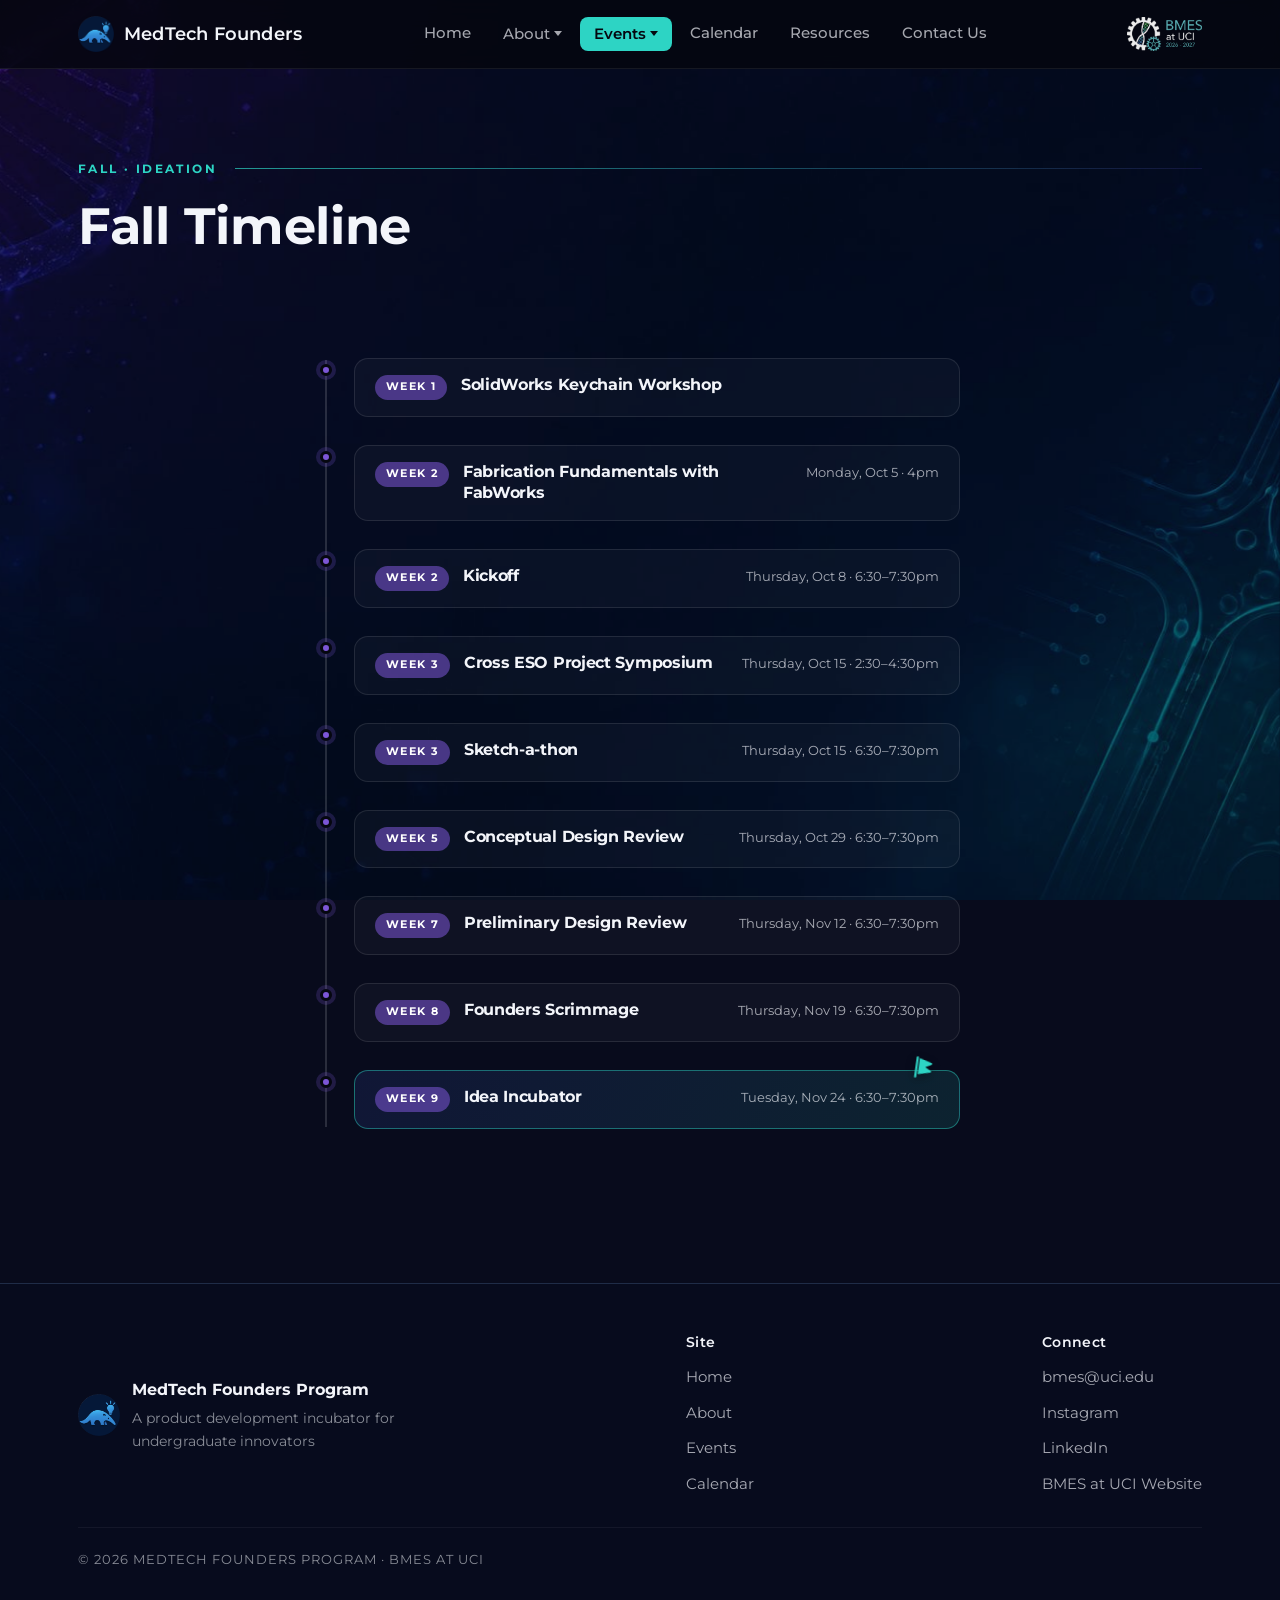
<file: events/fall.html>
<!DOCTYPE html>
<html lang="en">
<head>
<meta charset="UTF-8">
<meta name="viewport" content="width=device-width, initial-scale=1.0">
<title>Fall Timeline | MedTech Founders Program</title>
<meta name="description" content="Week-by-week timeline for the Fall ideation quarter of the MedTech Founders Program.">

<!-- Social sharing preview (Open Graph + Twitter) -->
<meta property="og:type" content="website">
<meta property="og:site_name" content="MedTech Founders Program">
<meta property="og:title" content="Fall Timeline | MedTech Founders Program">
<meta property="og:description" content="Week-by-week timeline for the Fall ideation quarter of the MedTech Founders Program.">
<meta property="og:image" content="../images/social/og-default.jpg">
<meta property="og:image:width" content="1200">
<meta property="og:image:height" content="630">
<meta name="twitter:card" content="summary_large_image">
<meta name="twitter:title" content="Fall Timeline | MedTech Founders Program">
<meta name="twitter:description" content="Week-by-week timeline for the Fall ideation quarter of the MedTech Founders Program.">
<meta name="twitter:image" content="../images/social/og-default.jpg">
<meta name="theme-color" content="#0b1024">
<link rel="icon" type="image/png" href="../images/mfp-circle.png">
<link rel="stylesheet" href="../css/style.css">
</head>
<body>
<a href="#main" class="skip-link">Skip to main content</a>
<div class="bg-glow"></div>
<div class="bg-decor helix"></div>
<div class="bg-decor molecule"></div>
<div class="bg-decor circuit"></div>

<header class="site-header">
  <nav class="nav" aria-label="Main">
    <a href="../index.html" class="nav-brand">
      <img src="../images/mfp-circle.png" alt="MedTech Founders Program logo">
      MedTech Founders
    </a>
    <button class="nav-toggle" aria-label="Toggle menu" aria-expanded="false">&#9776;</button>
    <ul class="nav-links">
      <li><a href="../index.html">Home</a></li>
      <li class="nav-dropdown">
        <button class="nav-dropdown-toggle" type="button" aria-expanded="false">About<span class="nav-dropdown-caret" aria-hidden="true"></span></button>
        <ul class="nav-dropdown-menu">
          <li><a href="../about.html">Program</a></li>
          <li><a href="../team.html">Team</a></li>
        </ul>
      </li>
      <li class="nav-dropdown">
        <button class="nav-dropdown-toggle active" type="button" aria-expanded="false">Events<span class="nav-dropdown-caret" aria-hidden="true"></span></button>
        <ul class="nav-dropdown-menu">
          <li><a href="fall.html" class="active">Fall</a></li>
          <li><a href="winter.html">Winter</a></li>
          <li><a href="spring.html">Spring</a></li>
        </ul>
      </li>
      <li><a href="../calendar.html">Calendar</a></li>
      <li><a href="../resources.html">Resources</a></li>
      <li><a href="../contact.html">Contact Us</a></li>
    </ul>
    <a href="https://bmesatucirvine.weebly.com/" target="_blank" rel="noopener" class="nav-bmes" aria-label="BMES at UCI">
      <img src="../images/bmes-logo.png" alt="BMES at UCI logo">
    </a>
  </nav>
</header>

<main id="main">

<!-- ================= HERO ================= -->
<section style="padding-bottom: 36px;">
  <div class="container">
    <div class="eyebrow-rule"><span class="eyebrow">Fall &middot; Ideation</span><span class="rule-line"></span></div>
    <h1 style="font-size: clamp(2.2rem, 5vw, 3.2rem); margin: 14px 0 16px; max-width: 800px;">
      Fall Timeline
    </h1>
  </div>
</section>

<!-- ================= TIMELINE ================= -->
<section class="section-tight-top">
  <div class="container">
    <div class="quarter-timeline">
      <div class="quarter-timeline-track" aria-hidden="true"></div>

      <div class="quarter-item">
        <span class="quarter-dot quarter-dot-fall" aria-hidden="true"></span>
        <div class="quarter-card">
          <span class="quarter-week quarter-week-fall">Week 1</span>
          <h3>SolidWorks Keychain Workshop</h3>
        </div>
      </div>

      <div class="quarter-item">
        <span class="quarter-dot quarter-dot-fall" aria-hidden="true"></span>
        <div class="quarter-card">
          <span class="quarter-week quarter-week-fall">Week 2</span>
          <h3>Fabrication Fundamentals with FabWorks</h3>
          <span class="quarter-date">Monday, Oct 5 &middot; 4pm</span>
        </div>
      </div>

      <div class="quarter-item">
        <span class="quarter-dot quarter-dot-fall" aria-hidden="true"></span>
        <div class="quarter-card">
          <span class="quarter-week quarter-week-fall">Week 2</span>
          <h3>Kickoff</h3>
          <span class="quarter-date">Thursday, Oct 8 &middot; 6:30&ndash;7:30pm</span>
        </div>
      </div>

      <div class="quarter-item">
        <span class="quarter-dot quarter-dot-fall" aria-hidden="true"></span>
        <div class="quarter-card">
          <span class="quarter-week quarter-week-fall">Week 3</span>
          <h3>Cross ESO Project Symposium</h3>
          <span class="quarter-date">Thursday, Oct 15 &middot; 2:30&ndash;4:30pm</span>
        </div>
      </div>

      <div class="quarter-item">
        <span class="quarter-dot quarter-dot-fall" aria-hidden="true"></span>
        <div class="quarter-card">
          <span class="quarter-week quarter-week-fall">Week 3</span>
          <h3>Sketch-a-thon</h3>
          <span class="quarter-date">Thursday, Oct 15 &middot; 6:30&ndash;7:30pm</span>
        </div>
      </div>

      <div class="quarter-item">
        <span class="quarter-dot quarter-dot-fall" aria-hidden="true"></span>
        <div class="quarter-card">
          <span class="quarter-week quarter-week-fall">Week 5</span>
          <h3>Conceptual Design Review</h3>
          <span class="quarter-date">Thursday, Oct 29 &middot; 6:30&ndash;7:30pm</span>
        </div>
      </div>

      <div class="quarter-item">
        <span class="quarter-dot quarter-dot-fall" aria-hidden="true"></span>
        <div class="quarter-card">
          <span class="quarter-week quarter-week-fall">Week 7</span>
          <h3>Preliminary Design Review</h3>
          <span class="quarter-date">Thursday, Nov 12 &middot; 6:30&ndash;7:30pm</span>
        </div>
      </div>

      <div class="quarter-item">
        <span class="quarter-dot quarter-dot-fall" aria-hidden="true"></span>
        <div class="quarter-card">
          <span class="quarter-week quarter-week-fall">Week 8</span>
          <h3>Founders Scrimmage</h3>
          <span class="quarter-date">Thursday, Nov 19 &middot; 6:30&ndash;7:30pm</span>
        </div>
      </div>

      <div class="quarter-item">
        <span class="quarter-dot quarter-dot-fall" aria-hidden="true"></span>
        <a href="idea-incubator.html" class="quarter-card quarter-card-flagship" aria-label="Flagship event: Idea Incubator, Tuesday Nov 24, 6:30–7:30pm">
          <span class="quarter-flag" aria-hidden="true">
            <svg viewBox="0 0 24 24" fill="currentColor"><path d="M5 2a1 1 0 0 1 1 1v18a1 1 0 1 1-2 0V3a1 1 0 0 1 1-1zm2 1.5 11.2 2.95a1 1 0 0 1 .3 1.8L13 11l5.5 2.75a1 1 0 0 1-.3 1.8L7 18.5v-15z"></path></svg>
          </span>
          <span class="quarter-week quarter-week-fall">Week 9</span>
          <h3>Idea Incubator</h3>
          <span class="quarter-date">Tuesday, Nov 24 &middot; 6:30&ndash;7:30pm</span>
        </a>
      </div>
    </div>
  </div>
</section>

</main>

<footer class="site-footer">
  <div class="container">
    <div class="footer-grid">
      <div class="footer-brand">
        <img src="../images/mfp-circle.png" alt="MFP logo">
        <div>
          <strong>MedTech Founders Program</strong>
          <p>A product development incubator for undergraduate innovators</p>
        </div>
      </div>
      <div class="footer-links">
        <h4>Site</h4>
        <ul>
          <li><a href="../index.html">Home</a></li>
          <li><a href="../about.html">About</a></li>
          <li><a href="fall.html">Events</a></li>
          <li><a href="../calendar.html">Calendar</a></li>
        </ul>
      </div>
      <div class="footer-links">
        <h4>Connect</h4>
        <ul>
          <li><a href="mailto:bmes@uci.edu">bmes@uci.edu</a></li>
          <li><a href="https://instagram.com/bmes_uci" target="_blank" rel="noopener">Instagram</a></li>
          <li><a href="https://www.linkedin.com/company/bmesatucirvine/" target="_blank" rel="noopener">LinkedIn</a></li>
          <li><a href="https://bmesatucirvine.weebly.com/" target="_blank" rel="noopener">BMES at UCI Website</a></li>
        </ul>
      </div>
    </div>
    <div class="footer-bottom">
      &copy; 2026 MedTech Founders Program &middot; BMES at UCI
    </div>
  </div>
</footer>

<script src="../js/main.js"></script>
</body>
</html>
</file>
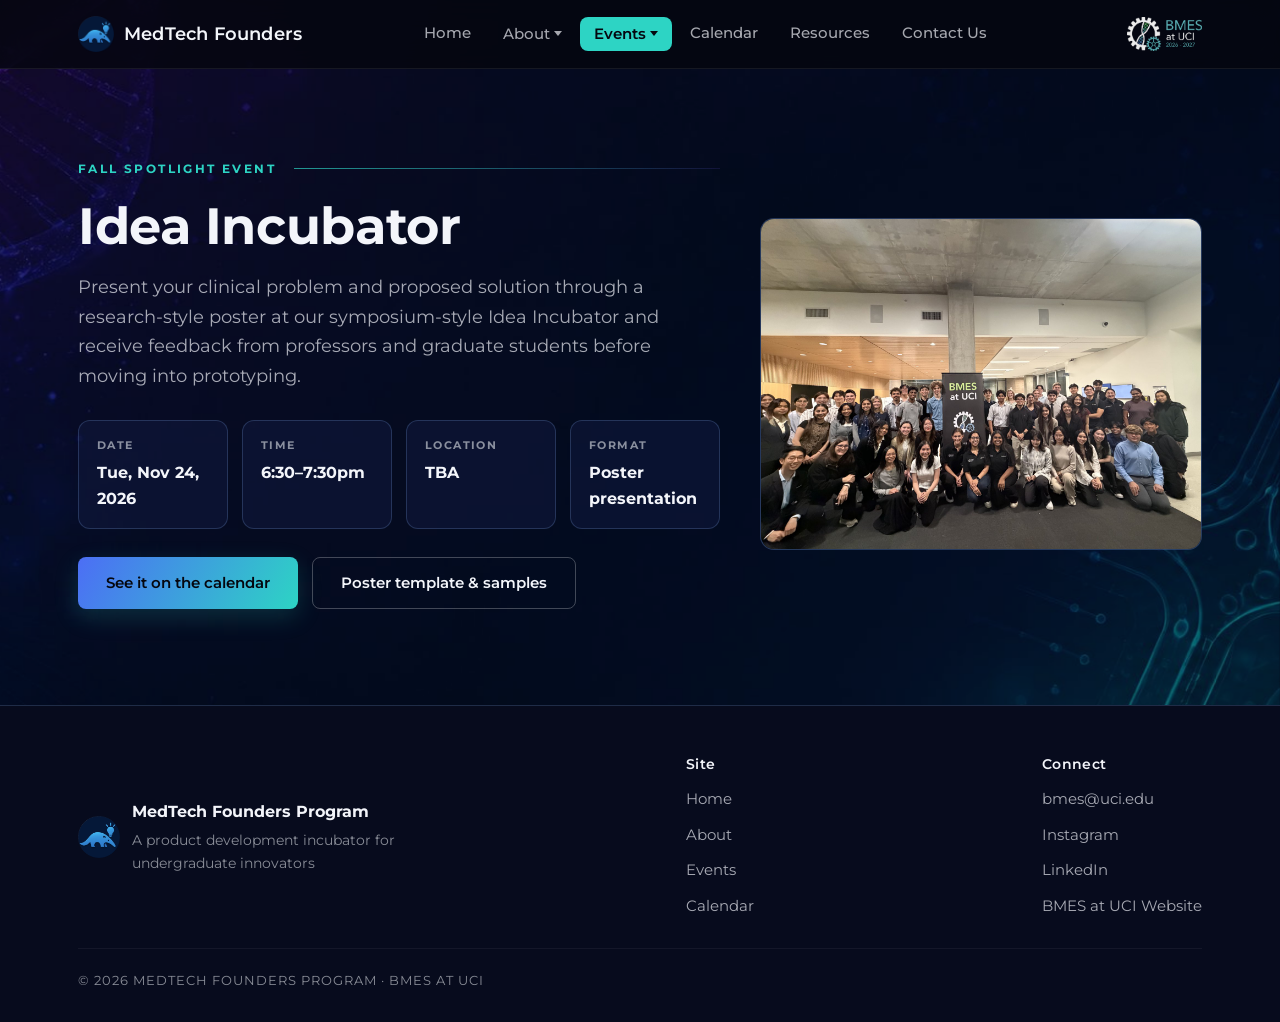
<file: events/idea-incubator.html>
<!DOCTYPE html>
<html lang="en">
<head>
<meta charset="UTF-8">
<meta name="viewport" content="width=device-width, initial-scale=1.0">
<title>Idea Incubator | MedTech Founders Program</title>
<meta name="description" content="Poster presentations of student medical innovation concepts. Tuesday, November 24, 2026.">

<!-- Social sharing preview (Open Graph + Twitter) -->
<meta property="og:type" content="website">
<meta property="og:site_name" content="MedTech Founders Program">
<meta property="og:title" content="Idea Incubator | MedTech Founders Program">
<meta property="og:description" content="Poster presentations of student medical innovation concepts. Tuesday, November 24, 2026.">
<meta property="og:image" content="../images/social/og-incubator.jpg">
<meta property="og:image:width" content="1200">
<meta property="og:image:height" content="630">
<meta name="twitter:card" content="summary_large_image">
<meta name="twitter:title" content="Idea Incubator | MedTech Founders Program">
<meta name="twitter:description" content="Poster presentations of student medical innovation concepts. Tuesday, November 24, 2026.">
<meta name="twitter:image" content="../images/social/og-incubator.jpg">
<meta name="theme-color" content="#0b1024">
<link rel="icon" type="image/png" href="../images/mfp-circle.png">
<link rel="stylesheet" href="../css/style.css">
</head>
<body>
<a href="#main" class="skip-link">Skip to main content</a>
<div class="bg-glow"></div>
<div class="bg-decor helix"></div>
<div class="bg-decor molecule"></div>
<div class="bg-decor circuit"></div>

<header class="site-header">
  <nav class="nav" aria-label="Main">
    <a href="../index.html" class="nav-brand">
      <img src="../images/mfp-circle.png" alt="MedTech Founders Program logo">
      MedTech Founders
    </a>
    <button class="nav-toggle" aria-label="Toggle menu" aria-expanded="false">&#9776;</button>
    <ul class="nav-links">
      <li><a href="../index.html">Home</a></li>
      <li class="nav-dropdown">
        <button class="nav-dropdown-toggle" type="button" aria-expanded="false">About<span class="nav-dropdown-caret" aria-hidden="true"></span></button>
        <ul class="nav-dropdown-menu">
          <li><a href="../about.html">Program</a></li>
          <li><a href="../team.html">Team</a></li>
        </ul>
      </li>
      <li class="nav-dropdown">
        <button class="nav-dropdown-toggle active" type="button" aria-expanded="false">Events<span class="nav-dropdown-caret" aria-hidden="true"></span></button>
        <ul class="nav-dropdown-menu">
          <li><a href="fall.html">Fall</a></li>
          <li><a href="winter.html">Winter</a></li>
          <li><a href="spring.html">Spring</a></li>
        </ul>
      </li>
      <li><a href="../calendar.html">Calendar</a></li>
      <li><a href="../resources.html">Resources</a></li>
      <li><a href="../contact.html">Contact Us</a></li>
    </ul>
    <a href="https://bmesatucirvine.weebly.com/" target="_blank" rel="noopener" class="nav-bmes" aria-label="BMES at UCI">
      <img src="../images/bmes-logo.png" alt="BMES at UCI logo">
    </a>
  </nav>
</header>

<main id="main">

<!-- ================= HERO ================= -->
<section style="padding-bottom: 36px;">
  <div class="container" style="display:flex; flex-wrap:wrap; gap:40px; align-items:center;">
    <div style="flex: 1 1 440px;">
      <div class="eyebrow-rule"><span class="eyebrow">Fall Spotlight Event</span><span class="rule-line"></span></div>
      <h1 style="font-size: clamp(2.2rem, 5vw, 3.2rem); margin: 14px 0 16px; max-width: 800px;">
        Idea Incubator
      </h1>
      <p style="font-size: 1.15rem; color: var(--white-dim); margin-bottom: 30px;">
        Present your clinical problem and proposed solution through a research-style poster at our symposium-style Idea Incubator and receive feedback from professors and graduate students before moving into prototyping.
      </p>

      <div class="event-facts">
        <div class="event-fact"><span>Date</span><strong>Tue, Nov 24, 2026</strong></div>
        <div class="event-fact"><span>Time</span><strong>6:30&ndash;7:30pm</strong></div>
        <div class="event-fact"><span>Location</span><strong>TBA</strong></div>
        <div class="event-fact"><span>Format</span><strong>Poster presentation</strong></div>
      </div>

      <div style="display:flex; flex-wrap:wrap; gap:14px; margin-top:28px;">
        <a href="../calendar.html" class="btn btn-primary">See it on the calendar</a>
        <a href="../resources.html" class="btn btn-outline">Poster template &amp; samples</a>
      </div>
    </div>

    <figure class="photo-figure" style="flex: 1 1 360px; margin: 0;">
      <img src="../images/events/idea-incubator-group.jpg" alt="MedTech Founders Program participants at the Idea Incubator" loading="lazy">
    </figure>
  </div>
</section>

</main>

<footer class="site-footer">
  <div class="container">
    <div class="footer-grid">
      <div class="footer-brand">
        <img src="../images/mfp-circle.png" alt="MFP logo">
        <div>
          <strong>MedTech Founders Program</strong>
          <p>A product development incubator for undergraduate innovators</p>
        </div>
      </div>
      <div class="footer-links">
        <h4>Site</h4>
        <ul>
          <li><a href="../index.html">Home</a></li>
          <li><a href="../about.html">About</a></li>
          <li><a href="fall.html">Events</a></li>
          <li><a href="../calendar.html">Calendar</a></li>
        </ul>
      </div>
      <div class="footer-links">
        <h4>Connect</h4>
        <ul>
          <li><a href="mailto:bmes@uci.edu">bmes@uci.edu</a></li>
          <li><a href="https://instagram.com/bmes_uci" target="_blank" rel="noopener">Instagram</a></li>
          <li><a href="https://www.linkedin.com/company/bmesatucirvine/" target="_blank" rel="noopener">LinkedIn</a></li>
          <li><a href="https://bmesatucirvine.weebly.com/" target="_blank" rel="noopener">BMES at UCI Website</a></li>
        </ul>
      </div>
    </div>
    <div class="footer-bottom">
      &copy; 2026 MedTech Founders Program &middot; BMES at UCI
    </div>
  </div>
</footer>

<script src="../js/main.js"></script>
</body>
</html>
</file>
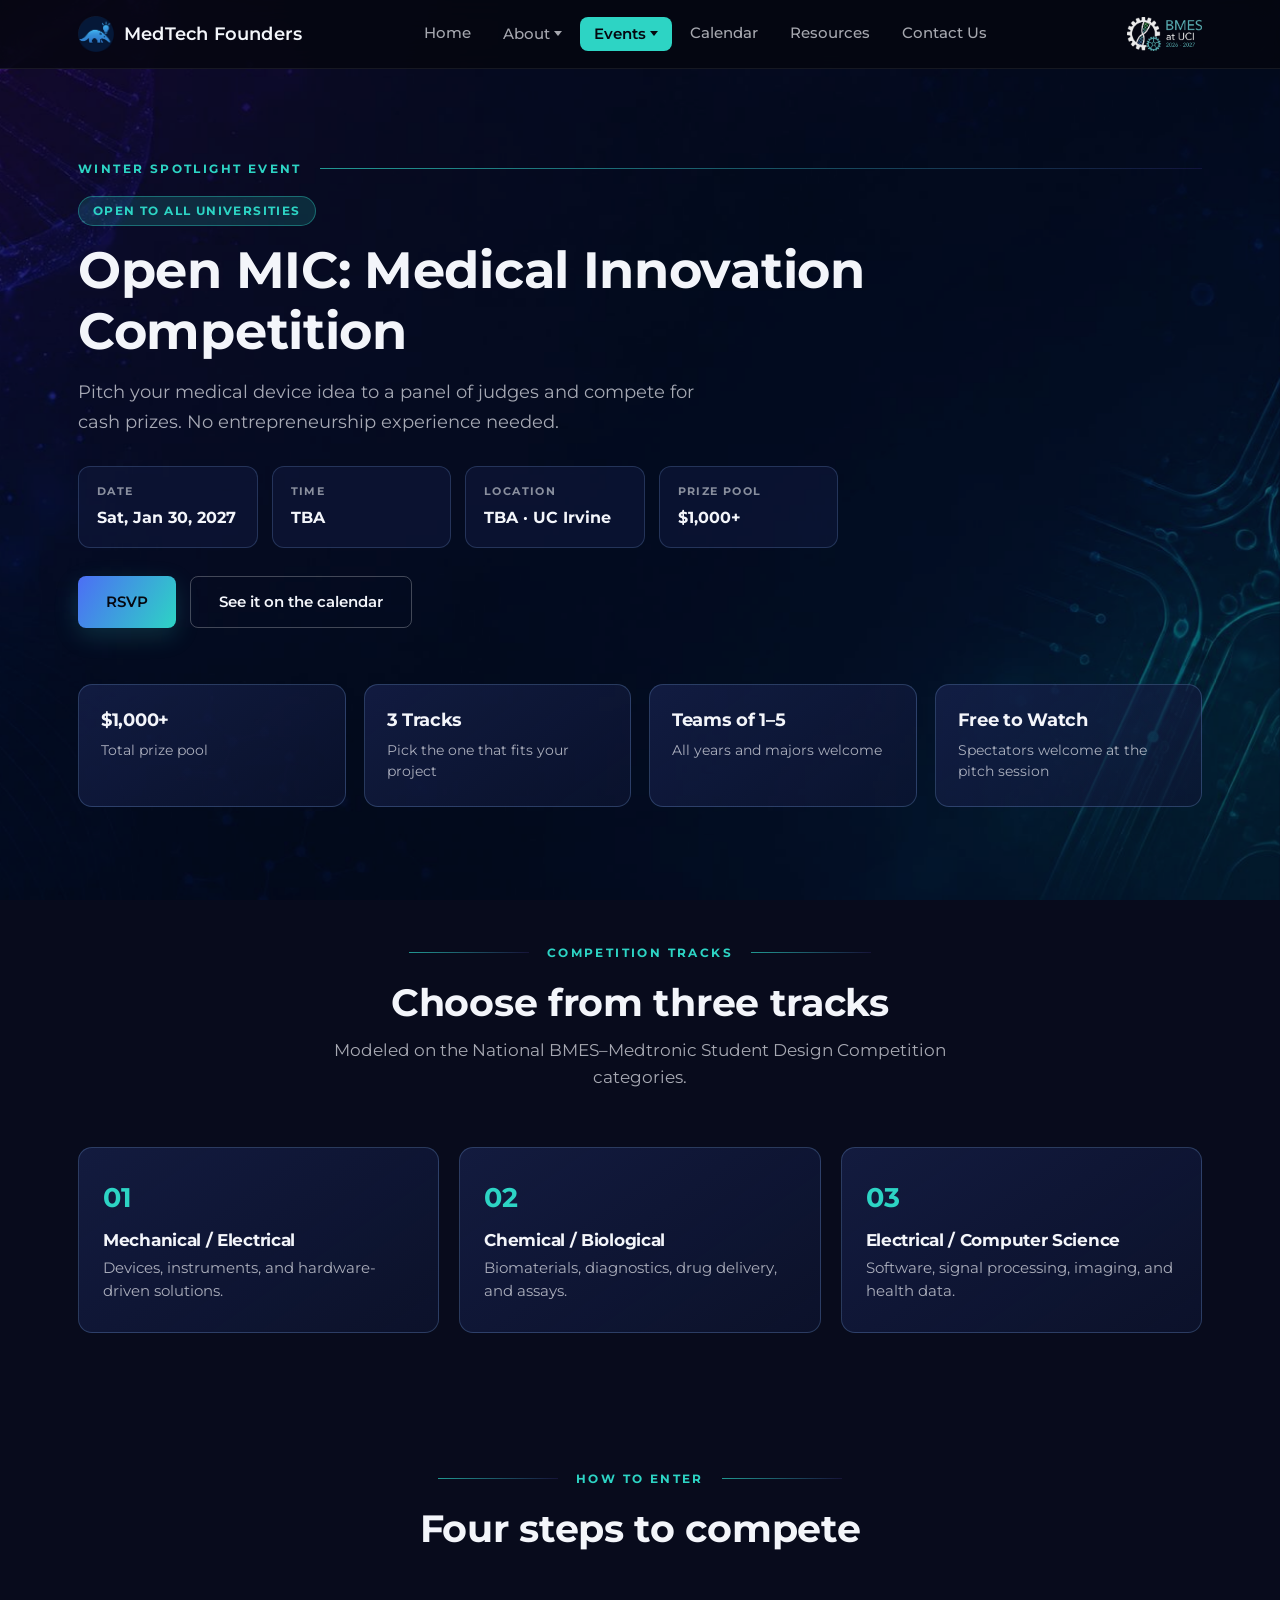
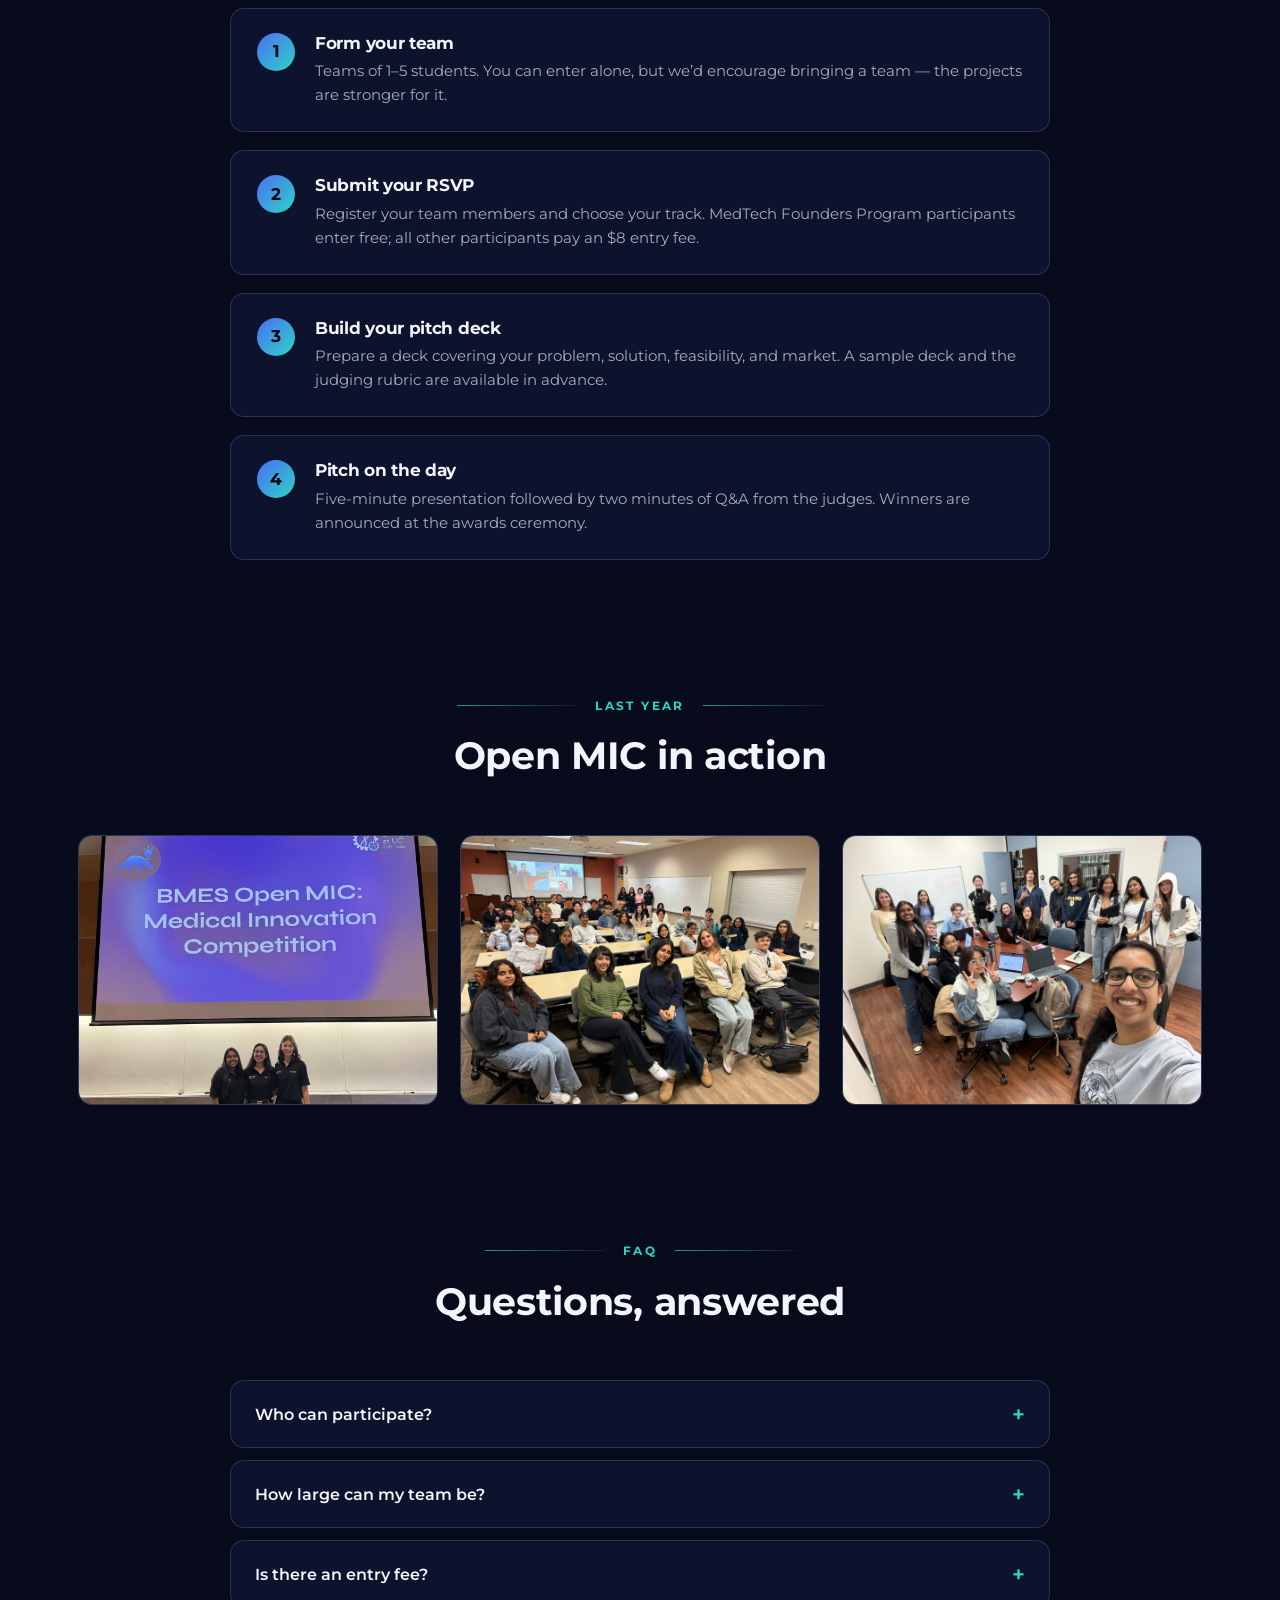
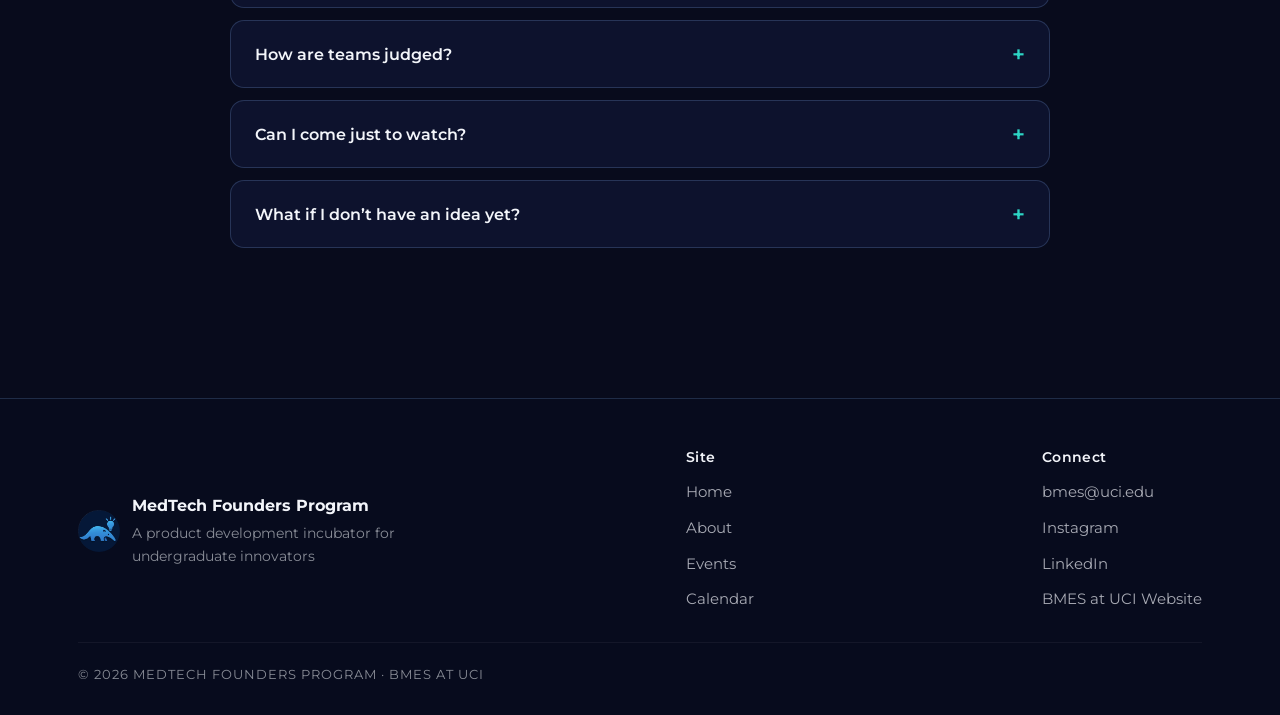
<file: events/open-mic.html>
<!DOCTYPE html>
<html lang="en">
<head>
<meta charset="UTF-8">
<meta name="viewport" content="width=device-width, initial-scale=1.0">
<title>Open MIC: Medical Innovation Competition | MedTech Founders Program</title>
<meta name="description" content="Pitch your medical device idea for cash prizes. Saturday, January 30, 2027 at UC Irvine. Open to all universities.">

<!-- Social sharing preview (Open Graph + Twitter) -->
<meta property="og:type" content="website">
<meta property="og:site_name" content="MedTech Founders Program">
<meta property="og:title" content="Open MIC: Medical Innovation Competition | BMES at UCI">
<meta property="og:description" content="Pitch your medical device idea for cash prizes. Saturday, January 30, 2027 at UC Irvine. Open to all universities.">
<meta property="og:image" content="../images/social/og-openmic.jpg">
<meta property="og:image:width" content="1200">
<meta property="og:image:height" content="630">
<meta name="twitter:card" content="summary_large_image">
<meta name="twitter:title" content="Open MIC: Medical Innovation Competition | BMES at UCI">
<meta name="twitter:description" content="Pitch your medical device idea for cash prizes. Saturday, January 30, 2027 at UC Irvine. Open to all universities.">
<meta name="twitter:image" content="../images/social/og-openmic.jpg">
<meta name="theme-color" content="#0b1024">
<link rel="icon" type="image/png" href="../images/mfp-circle.png">
<link rel="stylesheet" href="../css/style.css">
</head>
<body>
<a href="#main" class="skip-link">Skip to main content</a>
<div class="bg-glow"></div>
<div class="bg-decor helix"></div>
<div class="bg-decor molecule"></div>
<div class="bg-decor circuit"></div>

<header class="site-header">
  <nav class="nav" aria-label="Main">
    <a href="../index.html" class="nav-brand">
      <img src="../images/mfp-circle.png" alt="MedTech Founders Program logo">
      MedTech Founders
    </a>
    <button class="nav-toggle" aria-label="Toggle menu" aria-expanded="false">&#9776;</button>
    <ul class="nav-links">
      <li><a href="../index.html">Home</a></li>
      <li class="nav-dropdown">
        <button class="nav-dropdown-toggle" type="button" aria-expanded="false">About<span class="nav-dropdown-caret" aria-hidden="true"></span></button>
        <ul class="nav-dropdown-menu">
          <li><a href="../about.html">Program</a></li>
          <li><a href="../team.html">Team</a></li>
        </ul>
      </li>
      <li class="nav-dropdown">
        <button class="nav-dropdown-toggle active" type="button" aria-expanded="false">Events<span class="nav-dropdown-caret" aria-hidden="true"></span></button>
        <ul class="nav-dropdown-menu">
          <li><a href="fall.html">Fall</a></li>
          <li><a href="winter.html">Winter</a></li>
          <li><a href="spring.html">Spring</a></li>
        </ul>
      </li>
      <li><a href="../calendar.html">Calendar</a></li>
      <li><a href="../resources.html">Resources</a></li>
      <li><a href="../contact.html">Contact Us</a></li>
    </ul>
    <a href="https://bmesatucirvine.weebly.com/" target="_blank" rel="noopener" class="nav-bmes" aria-label="BMES at UCI">
      <img src="../images/bmes-logo.png" alt="BMES at UCI logo">
    </a>
  </nav>
</header>

<main id="main">

<!-- ================= HERO ================= -->
<section style="padding-bottom: 36px;">
  <div class="container">
    <div class="eyebrow-rule"><span class="eyebrow">Winter Spotlight Event</span><span class="rule-line"></span></div>
    <span class="event-badge">Open to all universities</span>
    <h1 style="font-size: clamp(2.2rem, 5vw, 3.2rem); margin: 14px 0 16px; max-width: 820px;">
      Open MIC: Medical Innovation Competition
    </h1>
    <p style="font-size: 1.15rem; color: var(--white-dim); max-width: 620px; margin-bottom: 30px;">
      Pitch your medical device idea to a panel of judges and compete for cash prizes. No entrepreneurship experience needed.
    </p>

    <div class="event-facts">
      <div class="event-fact">
        <span>Date</span>
        <strong>Sat, Jan 30, 2027</strong>
      </div>
      <div class="event-fact">
        <span>Time</span>
        <strong>TBA</strong>
      </div>
      <div class="event-fact">
        <span>Location</span>
        <strong>TBA &middot; UC Irvine</strong>
      </div>
      <div class="event-fact">
        <span>Prize Pool</span>
        <strong>$1,000+</strong>
      </div>
    </div>

    <div style="display:flex; flex-wrap:wrap; gap:14px; margin-top:28px;">
      <a href="https://forms.gle/pDAL29xbwPavGz7V6" target="_blank" rel="noopener" class="btn btn-primary">RSVP</a>
      <a href="../calendar.html" class="btn btn-outline">See it on the calendar</a>
    </div>
  </div>
</section>

<!-- ================= AT A GLANCE ================= -->
<section class="section-tight-top" style="padding-top: 20px;">
  <div class="container">
    <div class="stat-panel">
      <div class="stat-item">
        <h3>$1,000+</h3>
        <p>Total prize pool</p>
      </div>
      <div class="stat-item">
        <h3>3 Tracks</h3>
        <p>Pick the one that fits your project</p>
      </div>
      <div class="stat-item">
        <h3>Teams of 1&ndash;5</h3>
        <p>All years and majors welcome</p>
      </div>
      <div class="stat-item">
        <h3>Free to Watch</h3>
        <p>Spectators welcome at the pitch session</p>
      </div>
    </div>
  </div>
</section>

<!-- ================= TRACKS ================= -->
<section class="section-tight-top">
  <div class="container">
    <div class="section-heading">
      <div class="eyebrow-rule"><span class="rule-line"></span><span class="eyebrow">Competition Tracks</span><span class="rule-line"></span></div>
      <h2>Choose from three tracks</h2>
      <p>Modeled on the National BMES&ndash;Medtronic Student Design Competition categories.</p>
    </div>
    <div class="track-grid">
      <div class="track-card">
        <span class="track-num">01</span>
        <h3>Mechanical / Electrical</h3>
        <p>Devices, instruments, and hardware-driven solutions.</p>
      </div>
      <div class="track-card">
        <span class="track-num">02</span>
        <h3>Chemical / Biological</h3>
        <p>Biomaterials, diagnostics, drug delivery, and assays.</p>
      </div>
      <div class="track-card">
        <span class="track-num">03</span>
        <h3>Electrical / Computer Science</h3>
        <p>Software, signal processing, imaging, and health data.</p>
      </div>
    </div>
  </div>
</section>

<!-- ================= HOW TO ENTER ================= -->
<section class="section-tight-top">
  <div class="container">
    <div class="section-heading">
      <div class="eyebrow-rule"><span class="rule-line"></span><span class="eyebrow">How to Enter</span><span class="rule-line"></span></div>
      <h2>Four steps to compete</h2>
    </div>
    <div class="step-list">
      <div class="step-item">
        <span class="step-num">1</span>
        <div>
          <h3>Form your team</h3>
          <p>Teams of 1&ndash;5 students. You can enter alone, but we&rsquo;d encourage bringing a team &mdash; the projects are stronger for it.</p>
        </div>
      </div>
      <div class="step-item">
        <span class="step-num">2</span>
        <div>
          <h3>Submit your RSVP</h3>
          <p>Register your team members and choose your track. MedTech Founders Program participants enter free; all other participants pay an $8 entry fee.</p>
        </div>
      </div>
      <div class="step-item">
        <span class="step-num">3</span>
        <div>
          <h3>Build your pitch deck</h3>
          <p>Prepare a deck covering your problem, solution, feasibility, and market. A sample deck and the judging rubric are available in advance.</p>
        </div>
      </div>
      <div class="step-item">
        <span class="step-num">4</span>
        <div>
          <h3>Pitch on the day</h3>
          <p>Five-minute presentation followed by two minutes of Q&amp;A from the judges. Winners are announced at the awards ceremony.</p>
        </div>
      </div>
    </div>
  </div>
</section>

<!-- ================= PHOTOS ================= -->
<section class="section-tight-top">
  <div class="container">
    <div class="section-heading">
      <div class="eyebrow-rule"><span class="rule-line"></span><span class="eyebrow">Last Year</span><span class="rule-line"></span></div>
      <h2>Open MIC in action</h2>
    </div>
    <div class="gallery-grid">
      <figure class="photo-figure">
        <img src="../images/team/coordinators-openmic.jpg" alt="Coordinators at BMES Open MIC" loading="lazy">
      </figure>
      <figure class="photo-figure">
        <img src="../images/events/kickoff-session.jpg" alt="Students at an Open MIC preparation session" loading="lazy">
      </figure>
      <figure class="photo-figure">
        <img src="../images/events/team-session.jpg" alt="A team working on their pitch" loading="lazy">
      </figure>
    </div>
  </div>
</section>

<!-- ================= FAQ ================= -->
<section class="section-tight-top">
  <div class="container">
    <div class="section-heading">
      <div class="eyebrow-rule"><span class="rule-line"></span><span class="eyebrow">FAQ</span><span class="rule-line"></span></div>
      <h2>Questions, answered</h2>
    </div>
    <div class="faq-list">
      <details class="faq-item">
        <summary>Who can participate?</summary>
        <p>Students of all years, majors, and skill levels. No entrepreneurship experience is required. This year Open MIC is open to students from other universities, not just UCI.</p>
      </details>
      <details class="faq-item">
        <summary>How large can my team be?</summary>
        <p>Teams can have 1&ndash;5 students. Working alone is allowed, but we encourage teaming up.</p>
      </details>
      <details class="faq-item">
        <summary>Is there an entry fee?</summary>
        <p>MedTech Founders Program participants compete free. All other participants pay $8. Spectators attend free.</p>
      </details>
      <details class="faq-item">
        <summary>How are teams judged?</summary>
        <p>A panel of judges scores each pitch against a published rubric, which is shared in advance so you know exactly what you&rsquo;re being evaluated on. Winners are announced at the awards ceremony.</p>
      </details>
      <details class="faq-item">
        <summary>Can I come just to watch?</summary>
        <p>Yes. The pitch session is free and open to spectators &mdash; a good way to see what the competition involves before entering next year.</p>
      </details>
      <details class="faq-item">
        <summary>What if I don&rsquo;t have an idea yet?</summary>
        <p>Come to the workshops. We run sessions on ideation, entrepreneurship, and pitching ahead of the competition, plus office hours where you can talk through a concept with coordinators.</p>
      </details>
    </div>
  </div>
</section>

</main>

<footer class="site-footer">
  <div class="container">
    <div class="footer-grid">
      <div class="footer-brand">
        <img src="../images/mfp-circle.png" alt="MFP logo">
        <div>
          <strong>MedTech Founders Program</strong>
          <p>A product development incubator for undergraduate innovators</p>
        </div>
      </div>
      <div class="footer-links">
        <h4>Site</h4>
        <ul>
          <li><a href="../index.html">Home</a></li>
          <li><a href="../about.html">About</a></li>
          <li><a href="fall.html">Events</a></li>
          <li><a href="../calendar.html">Calendar</a></li>
        </ul>
      </div>
      <div class="footer-links">
        <h4>Connect</h4>
        <ul>
          <li><a href="mailto:bmes@uci.edu">bmes@uci.edu</a></li>
          <li><a href="https://instagram.com/bmes_uci" target="_blank" rel="noopener">Instagram</a></li>
          <li><a href="https://www.linkedin.com/company/bmesatucirvine/" target="_blank" rel="noopener">LinkedIn</a></li>
          <li><a href="https://bmesatucirvine.weebly.com/" target="_blank" rel="noopener">BMES at UCI Website</a></li>
        </ul>
      </div>
    </div>
    <div class="footer-bottom">
      &copy; 2026 MedTech Founders Program &middot; BMES at UCI
    </div>
  </div>
</footer>

<script src="../js/main.js"></script>
</body>
</html>
</file>
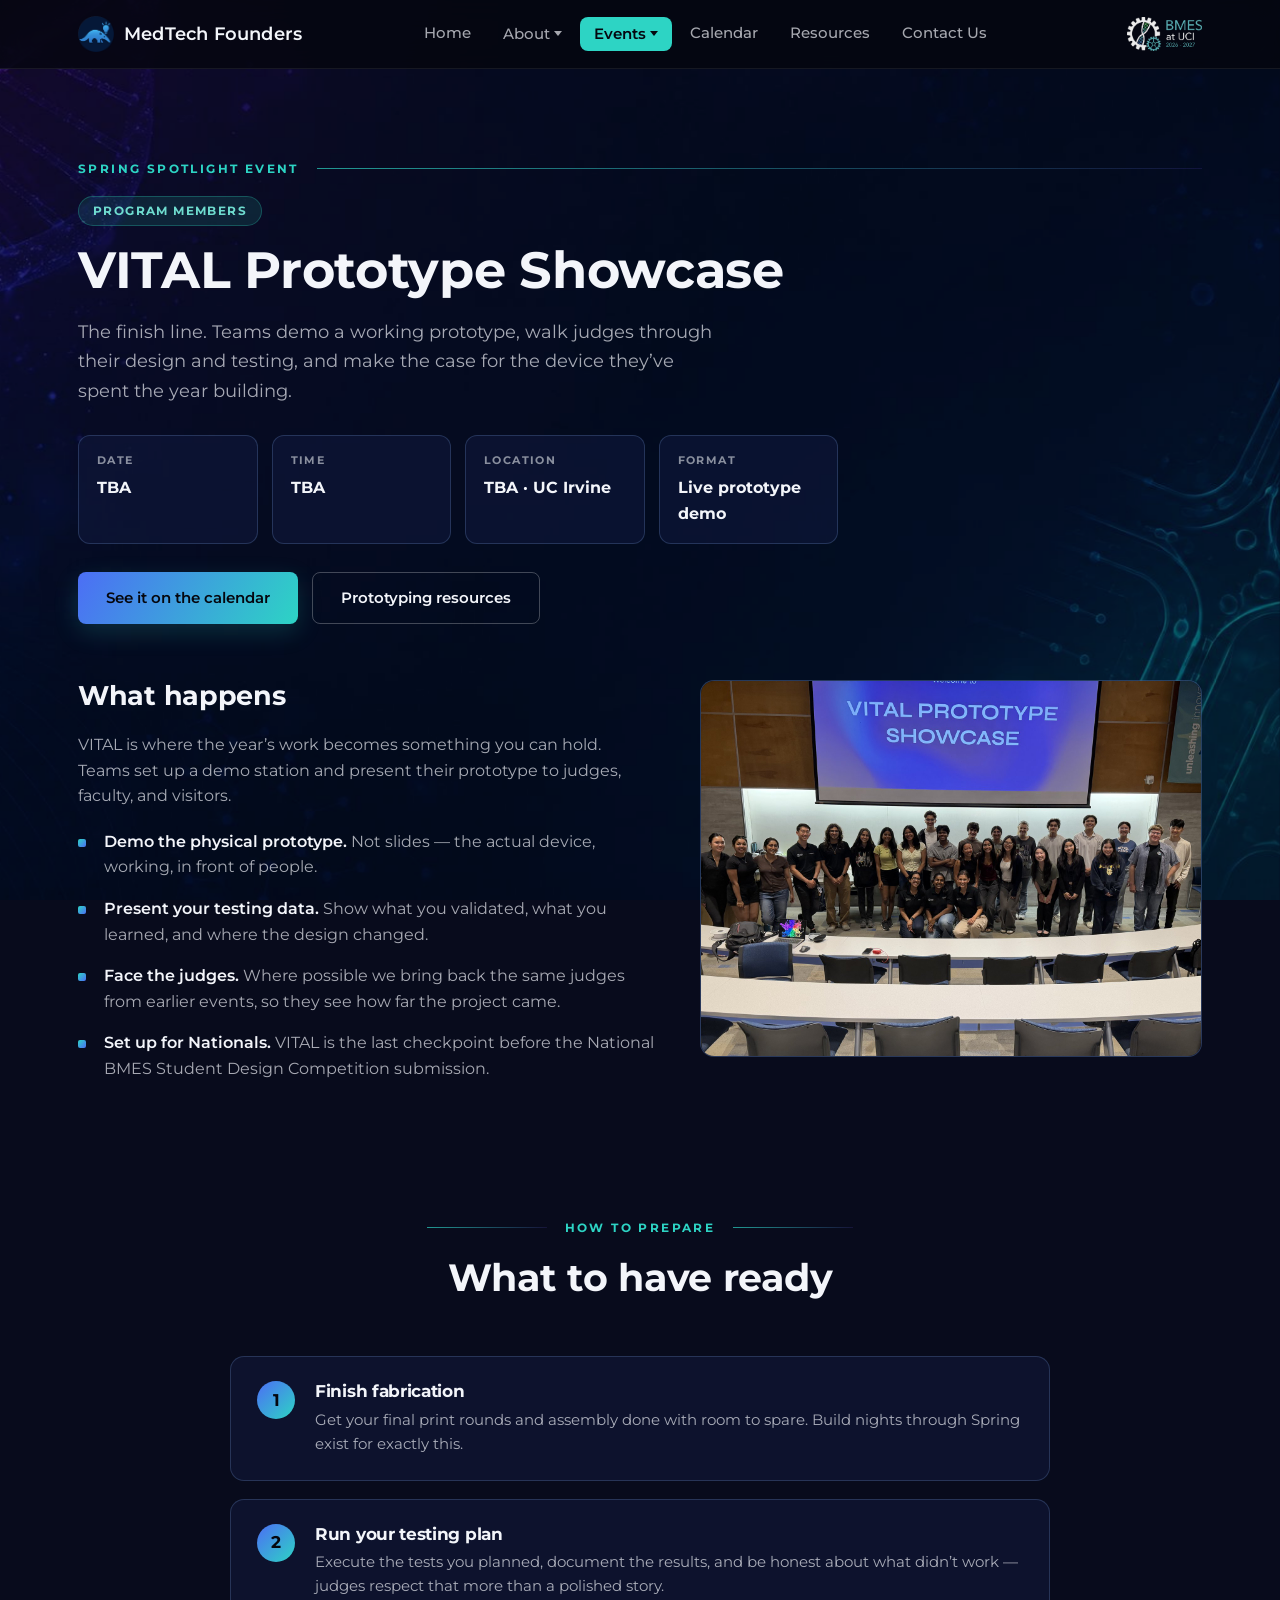
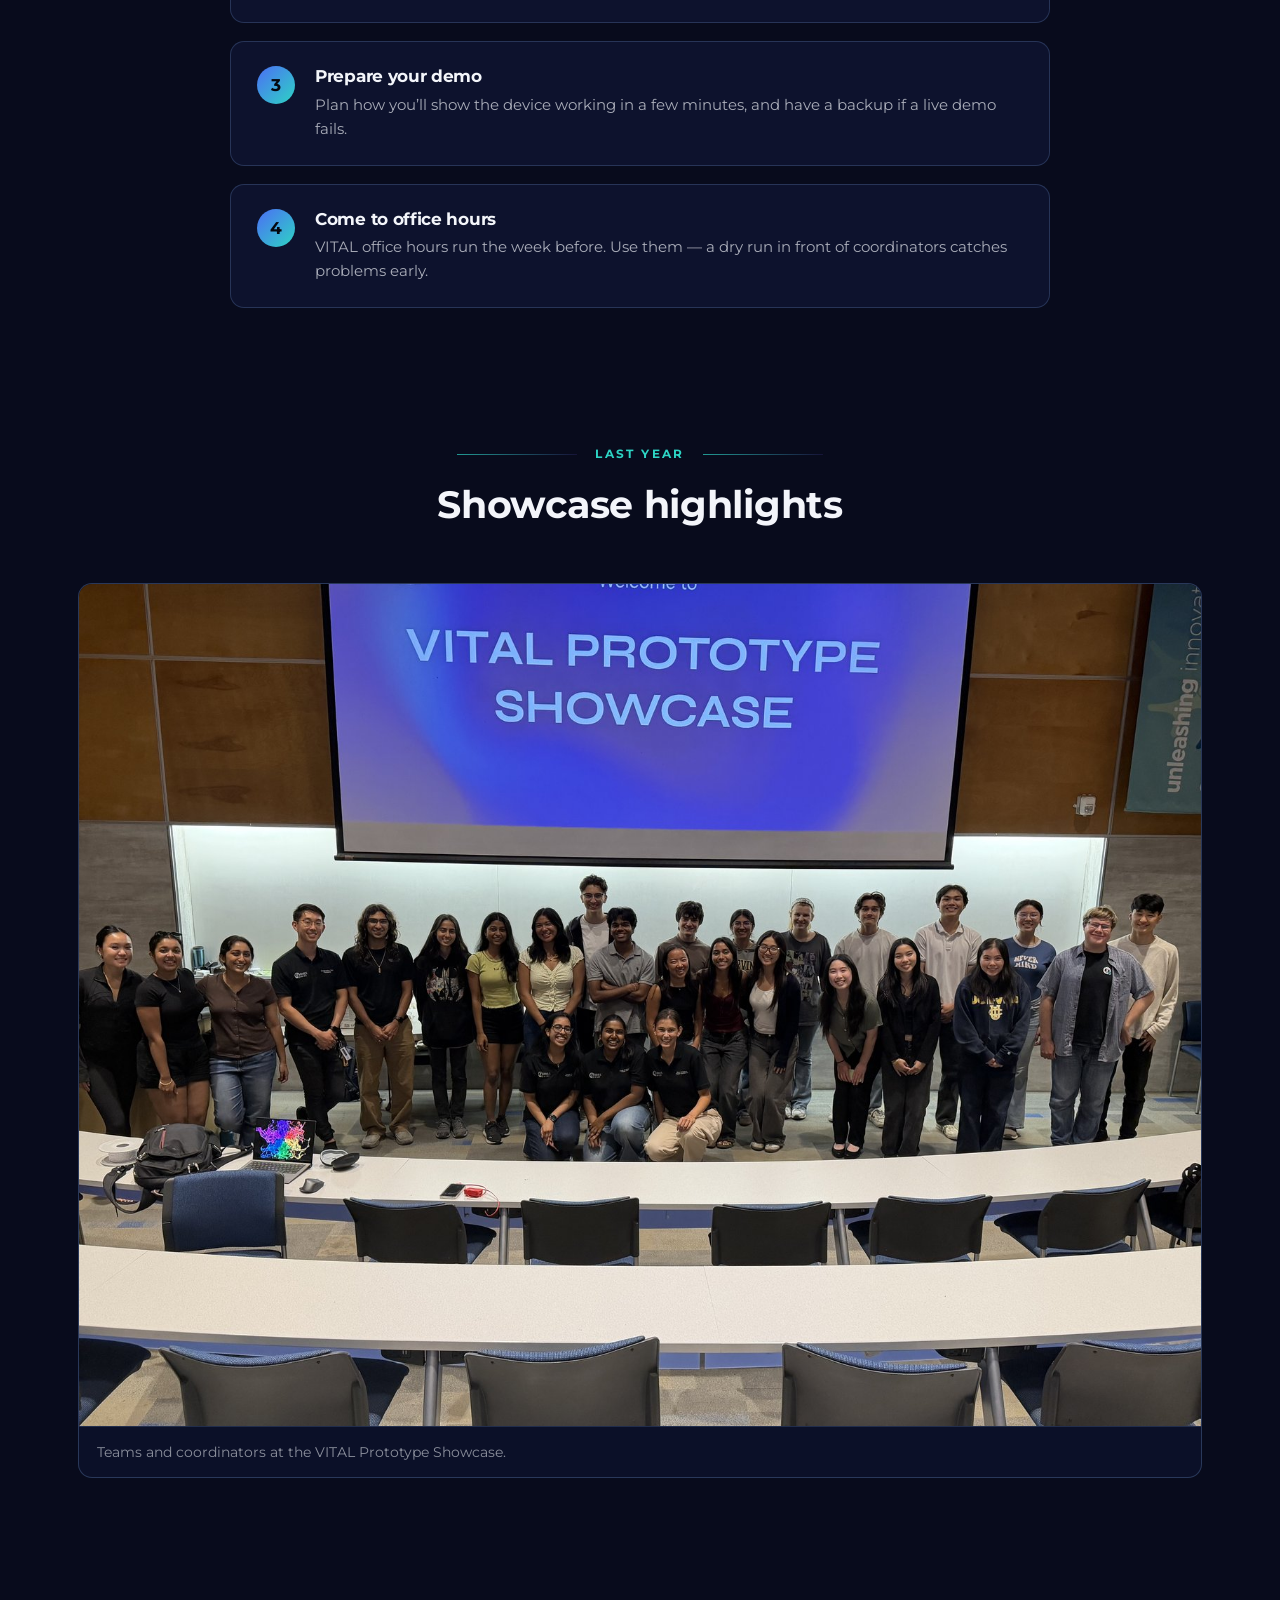
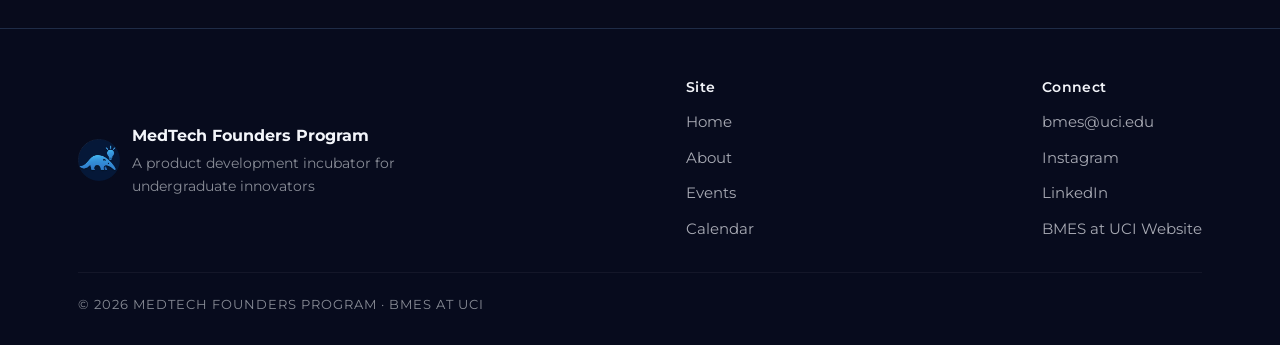
<file: events/prototype-showcase.html>
<!DOCTYPE html>
<html lang="en">
<head>
<meta charset="UTF-8">
<meta name="viewport" content="width=device-width, initial-scale=1.0">
<title>VITAL Prototype Showcase | MedTech Founders Program</title>
<meta name="description" content="Teams demo their working medical device prototypes to judges and the public.">

<!-- Social sharing preview (Open Graph + Twitter) -->
<meta property="og:type" content="website">
<meta property="og:site_name" content="MedTech Founders Program">
<meta property="og:title" content="VITAL Prototype Showcase | MedTech Founders Program">
<meta property="og:description" content="Teams demo their working medical device prototypes to judges and the public.">
<meta property="og:image" content="../images/social/og-vital.jpg">
<meta property="og:image:width" content="1200">
<meta property="og:image:height" content="630">
<meta name="twitter:card" content="summary_large_image">
<meta name="twitter:title" content="VITAL Prototype Showcase | MedTech Founders Program">
<meta name="twitter:description" content="Teams demo their working medical device prototypes to judges and the public.">
<meta name="twitter:image" content="../images/social/og-vital.jpg">
<meta name="theme-color" content="#0b1024">
<link rel="icon" type="image/png" href="../images/mfp-circle.png">
<link rel="stylesheet" href="../css/style.css">
</head>
<body>
<a href="#main" class="skip-link">Skip to main content</a>
<div class="bg-glow"></div>
<div class="bg-decor helix"></div>
<div class="bg-decor molecule"></div>
<div class="bg-decor circuit"></div>

<header class="site-header">
  <nav class="nav" aria-label="Main">
    <a href="../index.html" class="nav-brand">
      <img src="../images/mfp-circle.png" alt="MedTech Founders Program logo">
      MedTech Founders
    </a>
    <button class="nav-toggle" aria-label="Toggle menu" aria-expanded="false">&#9776;</button>
    <ul class="nav-links">
      <li><a href="../index.html">Home</a></li>
      <li class="nav-dropdown">
        <button class="nav-dropdown-toggle" type="button" aria-expanded="false">About<span class="nav-dropdown-caret" aria-hidden="true"></span></button>
        <ul class="nav-dropdown-menu">
          <li><a href="../about.html">Program</a></li>
          <li><a href="../team.html">Team</a></li>
        </ul>
      </li>
      <li class="nav-dropdown">
        <button class="nav-dropdown-toggle active" type="button" aria-expanded="false">Events<span class="nav-dropdown-caret" aria-hidden="true"></span></button>
        <ul class="nav-dropdown-menu">
          <li><a href="fall.html">Fall</a></li>
          <li><a href="winter.html">Winter</a></li>
          <li><a href="spring.html">Spring</a></li>
        </ul>
      </li>
      <li><a href="../calendar.html">Calendar</a></li>
      <li><a href="../resources.html">Resources</a></li>
      <li><a href="../contact.html">Contact Us</a></li>
    </ul>
    <a href="https://bmesatucirvine.weebly.com/" target="_blank" rel="noopener" class="nav-bmes" aria-label="BMES at UCI">
      <img src="../images/bmes-logo.png" alt="BMES at UCI logo">
    </a>
  </nav>
</header>

<main id="main">

<!-- ================= HERO ================= -->
<section style="padding-bottom: 36px;">
  <div class="container">
    <div class="eyebrow-rule"><span class="eyebrow">Spring Spotlight Event</span><span class="rule-line"></span></div>
    <span class="event-badge event-badge-spring">Program members</span>
    <h1 style="font-size: clamp(2.2rem, 5vw, 3.2rem); margin: 14px 0 16px; max-width: 820px;">
      VITAL Prototype Showcase
    </h1>
    <p style="font-size: 1.15rem; color: var(--white-dim); max-width: 640px; margin-bottom: 30px;">
      The finish line. Teams demo a working prototype, walk judges through their design and testing, and make the case for the device they&rsquo;ve spent the year building.
    </p>

    <div class="event-facts">
      <div class="event-fact"><span>Date</span><strong>TBA</strong></div>
      <div class="event-fact"><span>Time</span><strong>TBA</strong></div>
      <div class="event-fact"><span>Location</span><strong>TBA &middot; UC Irvine</strong></div>
      <div class="event-fact"><span>Format</span><strong>Live prototype demo</strong></div>
    </div>

    <div style="display:flex; flex-wrap:wrap; gap:14px; margin-top:28px;">
      <a href="../calendar.html" class="btn btn-primary">See it on the calendar</a>
      <a href="../resources.html" class="btn btn-outline">Prototyping resources</a>
    </div>
  </div>
</section>

<!-- ================= WHAT IT IS ================= -->
<section class="section-tight-top" style="padding-top: 20px;">
  <div class="container">
    <div class="about-split">
      <div>
        <h2 style="font-size: 1.7rem; margin-bottom: 20px;">What happens</h2>
        <p style="color: var(--white-dim); margin-bottom: 20px;">
          VITAL is where the year&rsquo;s work becomes something you can hold. Teams set up a demo station and present their prototype to judges, faculty, and visitors.
        </p>
        <ul class="feature-list">
          <li><strong>Demo the physical prototype.</strong> Not slides &mdash; the actual device, working, in front of people.</li>
          <li><strong>Present your testing data.</strong> Show what you validated, what you learned, and where the design changed.</li>
          <li><strong>Face the judges.</strong> Where possible we bring back the same judges from earlier events, so they see how far the project came.</li>
          <li><strong>Set up for Nationals.</strong> VITAL is the last checkpoint before the National BMES Student Design Competition submission.</li>
        </ul>
      </div>
      <figure class="photo-figure">
        <img src="../images/events/vital-showcase-group.jpg" alt="Teams at the VITAL Prototype Showcase" loading="lazy">
      </figure>
    </div>
  </div>
</section>

<!-- ================= HOW TO PREPARE ================= -->
<section class="section-tight-top">
  <div class="container">
    <div class="section-heading">
      <div class="eyebrow-rule"><span class="rule-line"></span><span class="eyebrow">How to Prepare</span><span class="rule-line"></span></div>
      <h2>What to have ready</h2>
    </div>
    <div class="step-list">
      <div class="step-item">
        <span class="step-num">1</span>
        <div>
          <h3>Finish fabrication</h3>
          <p>Get your final print rounds and assembly done with room to spare. Build nights through Spring exist for exactly this.</p>
        </div>
      </div>
      <div class="step-item">
        <span class="step-num">2</span>
        <div>
          <h3>Run your testing plan</h3>
          <p>Execute the tests you planned, document the results, and be honest about what didn&rsquo;t work &mdash; judges respect that more than a polished story.</p>
        </div>
      </div>
      <div class="step-item">
        <span class="step-num">3</span>
        <div>
          <h3>Prepare your demo</h3>
          <p>Plan how you&rsquo;ll show the device working in a few minutes, and have a backup if a live demo fails.</p>
        </div>
      </div>
      <div class="step-item">
        <span class="step-num">4</span>
        <div>
          <h3>Come to office hours</h3>
          <p>VITAL office hours run the week before. Use them &mdash; a dry run in front of coordinators catches problems early.</p>
        </div>
      </div>
    </div>
  </div>
</section>

<!-- ================= PHOTOS ================= -->
<section class="section-tight-top">
  <div class="container">
    <div class="section-heading">
      <div class="eyebrow-rule"><span class="rule-line"></span><span class="eyebrow">Last Year</span><span class="rule-line"></span></div>
      <h2>Showcase highlights</h2>
    </div>
    <figure class="photo-figure photo-figure-wide">
      <img src="../images/events/vital-showcase-group.jpg" alt="Participants gathered at the VITAL Prototype Showcase" loading="lazy">
      <figcaption>Teams and coordinators at the VITAL Prototype Showcase.</figcaption>
    </figure>
  </div>
</section>

</main>

<footer class="site-footer">
  <div class="container">
    <div class="footer-grid">
      <div class="footer-brand">
        <img src="../images/mfp-circle.png" alt="MFP logo">
        <div>
          <strong>MedTech Founders Program</strong>
          <p>A product development incubator for undergraduate innovators</p>
        </div>
      </div>
      <div class="footer-links">
        <h4>Site</h4>
        <ul>
          <li><a href="../index.html">Home</a></li>
          <li><a href="../about.html">About</a></li>
          <li><a href="fall.html">Events</a></li>
          <li><a href="../calendar.html">Calendar</a></li>
        </ul>
      </div>
      <div class="footer-links">
        <h4>Connect</h4>
        <ul>
          <li><a href="mailto:bmes@uci.edu">bmes@uci.edu</a></li>
          <li><a href="https://instagram.com/bmes_uci" target="_blank" rel="noopener">Instagram</a></li>
          <li><a href="https://www.linkedin.com/company/bmesatucirvine/" target="_blank" rel="noopener">LinkedIn</a></li>
          <li><a href="https://bmesatucirvine.weebly.com/" target="_blank" rel="noopener">BMES at UCI Website</a></li>
        </ul>
      </div>
    </div>
    <div class="footer-bottom">
      &copy; 2026 MedTech Founders Program &middot; BMES at UCI
    </div>
  </div>
</footer>

<script src="../js/main.js"></script>
</body>
</html>
</file>
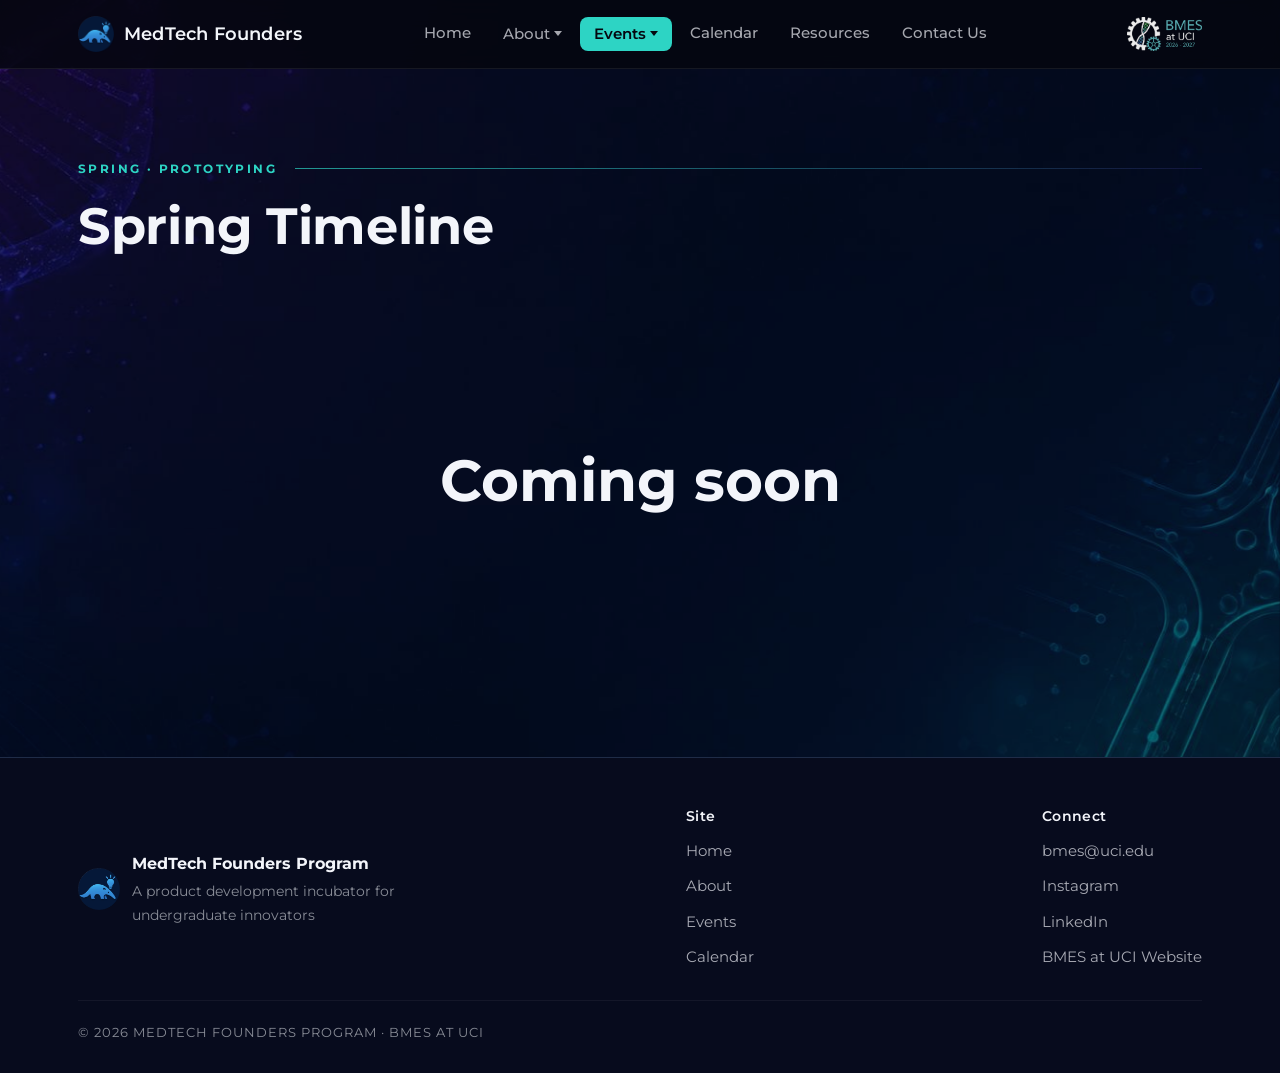
<file: events/spring.html>
<!DOCTYPE html>
<html lang="en">
<head>
<meta charset="UTF-8">
<meta name="viewport" content="width=device-width, initial-scale=1.0">
<title>Spring Timeline | MedTech Founders Program</title>
<meta name="description" content="Week-by-week timeline for the Spring prototyping quarter of the MedTech Founders Program.">

<!-- Social sharing preview (Open Graph + Twitter) -->
<meta property="og:type" content="website">
<meta property="og:site_name" content="MedTech Founders Program">
<meta property="og:title" content="Spring Timeline | MedTech Founders Program">
<meta property="og:description" content="Week-by-week timeline for the Spring prototyping quarter of the MedTech Founders Program.">
<meta property="og:image" content="../images/social/og-default.jpg">
<meta property="og:image:width" content="1200">
<meta property="og:image:height" content="630">
<meta name="twitter:card" content="summary_large_image">
<meta name="twitter:title" content="Spring Timeline | MedTech Founders Program">
<meta name="twitter:description" content="Week-by-week timeline for the Spring prototyping quarter of the MedTech Founders Program.">
<meta name="twitter:image" content="../images/social/og-default.jpg">
<meta name="theme-color" content="#0b1024">
<link rel="icon" type="image/png" href="../images/mfp-circle.png">
<link rel="stylesheet" href="../css/style.css">
</head>
<body>
<a href="#main" class="skip-link">Skip to main content</a>
<div class="bg-glow"></div>
<div class="bg-decor helix"></div>
<div class="bg-decor molecule"></div>
<div class="bg-decor circuit"></div>

<header class="site-header">
  <nav class="nav" aria-label="Main">
    <a href="../index.html" class="nav-brand">
      <img src="../images/mfp-circle.png" alt="MedTech Founders Program logo">
      MedTech Founders
    </a>
    <button class="nav-toggle" aria-label="Toggle menu" aria-expanded="false">&#9776;</button>
    <ul class="nav-links">
      <li><a href="../index.html">Home</a></li>
      <li class="nav-dropdown">
        <button class="nav-dropdown-toggle" type="button" aria-expanded="false">About<span class="nav-dropdown-caret" aria-hidden="true"></span></button>
        <ul class="nav-dropdown-menu">
          <li><a href="../about.html">Program</a></li>
          <li><a href="../team.html">Team</a></li>
        </ul>
      </li>
      <li class="nav-dropdown">
        <button class="nav-dropdown-toggle active" type="button" aria-expanded="false">Events<span class="nav-dropdown-caret" aria-hidden="true"></span></button>
        <ul class="nav-dropdown-menu">
          <li><a href="fall.html">Fall</a></li>
          <li><a href="winter.html">Winter</a></li>
          <li><a href="spring.html" class="active">Spring</a></li>
        </ul>
      </li>
      <li><a href="../calendar.html">Calendar</a></li>
      <li><a href="../resources.html">Resources</a></li>
      <li><a href="../contact.html">Contact Us</a></li>
    </ul>
    <a href="https://bmesatucirvine.weebly.com/" target="_blank" rel="noopener" class="nav-bmes" aria-label="BMES at UCI">
      <img src="../images/bmes-logo.png" alt="BMES at UCI logo">
    </a>
  </nav>
</header>

<main id="main">

<!-- ================= HERO ================= -->
<section style="padding-bottom: 36px;">
  <div class="container">
    <div class="eyebrow-rule"><span class="eyebrow">Spring &middot; Prototyping</span><span class="rule-line"></span></div>
    <h1 style="font-size: clamp(2.2rem, 5vw, 3.2rem); margin: 14px 0 16px; max-width: 800px;">
      Spring Timeline
    </h1>
  </div>
</section>

<!-- ================= COMING SOON ================= -->
<section class="section-tight-top">
  <div class="container">
    <p style="text-align:center; font-size: clamp(2.2rem, 6vw, 3.6rem); font-weight: 700; color: var(--white); padding: 80px 0;">
      Coming soon
    </p>
  </div>
</section>

<!-- ================= SPOTLIGHT EVENT (hidden for now, Coming Soon only) =================
<section class="section-tight-top">
  <div class="container">
    <div class="section-heading">
      <div class="eyebrow-rule"><span class="rule-line"></span><span class="eyebrow">Spotlight Event</span><span class="rule-line"></span></div>
      <h2>Spring closes with VITAL</h2>
    </div>
    <div class="event-list">
      <a href="prototype-showcase.html" class="event-card event-spring" aria-label="Flagship event: VITAL Prototype Showcase">
        <span class="quarter-flag" aria-hidden="true">
          <svg viewBox="0 0 24 24" fill="currentColor"><path d="M5 2a1 1 0 0 1 1 1v18a1 1 0 1 1-2 0V3a1 1 0 0 1 1-1zm2 1.5 11.2 2.95a1 1 0 0 1 .3 1.8L13 11l5.5 2.75a1 1 0 0 1-.3 1.8L7 18.5v-15z"></path></svg>
        </span>
        <div class="event-card-meta">
          <span class="event-term">Spring &middot; Prototyping</span>
          <span class="event-open">Program members</span>
          <span class="event-date">Date TBA</span>
        </div>
        <h2>VITAL Prototype Showcase</h2>
        <p class="event-tagline">Demo your working prototype to judges and the public.</p>
        <p class="event-desc">
          The finish line. Teams bring a physical prototype, walk judges through their design and testing, and make the case for their device before submitting to the National BMES Student Design Competition.
        </p>
        <span class="event-cta">Event details <span aria-hidden="true">&rarr;</span></span>
      </a>
    </div>
  </div>
</section>
================================================================= -->

</main>

<footer class="site-footer">
  <div class="container">
    <div class="footer-grid">
      <div class="footer-brand">
        <img src="../images/mfp-circle.png" alt="MFP logo">
        <div>
          <strong>MedTech Founders Program</strong>
          <p>A product development incubator for undergraduate innovators</p>
        </div>
      </div>
      <div class="footer-links">
        <h4>Site</h4>
        <ul>
          <li><a href="../index.html">Home</a></li>
          <li><a href="../about.html">About</a></li>
          <li><a href="fall.html">Events</a></li>
          <li><a href="../calendar.html">Calendar</a></li>
        </ul>
      </div>
      <div class="footer-links">
        <h4>Connect</h4>
        <ul>
          <li><a href="mailto:bmes@uci.edu">bmes@uci.edu</a></li>
          <li><a href="https://instagram.com/bmes_uci" target="_blank" rel="noopener">Instagram</a></li>
          <li><a href="https://www.linkedin.com/company/bmesatucirvine/" target="_blank" rel="noopener">LinkedIn</a></li>
          <li><a href="https://bmesatucirvine.weebly.com/" target="_blank" rel="noopener">BMES at UCI Website</a></li>
        </ul>
      </div>
    </div>
    <div class="footer-bottom">
      &copy; 2026 MedTech Founders Program &middot; BMES at UCI
    </div>
  </div>
</footer>

<script src="../js/main.js"></script>
</body>
</html>
</file>
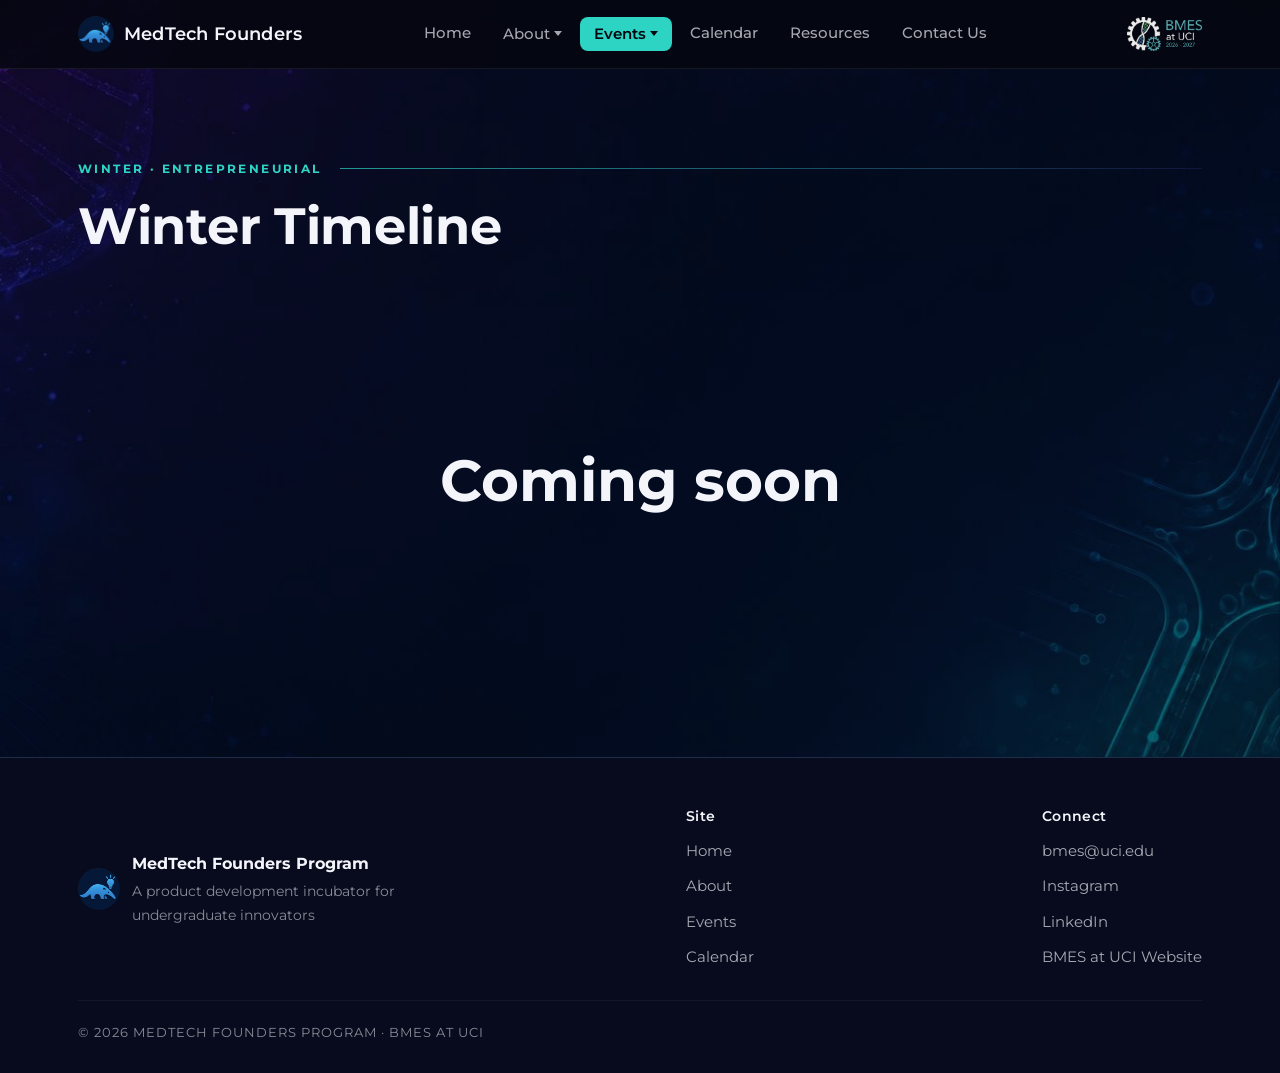
<file: events/winter.html>
<!DOCTYPE html>
<html lang="en">
<head>
<meta charset="UTF-8">
<meta name="viewport" content="width=device-width, initial-scale=1.0">
<title>Winter Timeline | MedTech Founders Program</title>
<meta name="description" content="Week-by-week timeline for the Winter entrepreneurial quarter of the MedTech Founders Program.">

<!-- Social sharing preview (Open Graph + Twitter) -->
<meta property="og:type" content="website">
<meta property="og:site_name" content="MedTech Founders Program">
<meta property="og:title" content="Winter Timeline | MedTech Founders Program">
<meta property="og:description" content="Week-by-week timeline for the Winter entrepreneurial quarter of the MedTech Founders Program.">
<meta property="og:image" content="../images/social/og-default.jpg">
<meta property="og:image:width" content="1200">
<meta property="og:image:height" content="630">
<meta name="twitter:card" content="summary_large_image">
<meta name="twitter:title" content="Winter Timeline | MedTech Founders Program">
<meta name="twitter:description" content="Week-by-week timeline for the Winter entrepreneurial quarter of the MedTech Founders Program.">
<meta name="twitter:image" content="../images/social/og-default.jpg">
<meta name="theme-color" content="#0b1024">
<link rel="icon" type="image/png" href="../images/mfp-circle.png">
<link rel="stylesheet" href="../css/style.css">
</head>
<body>
<a href="#main" class="skip-link">Skip to main content</a>
<div class="bg-glow"></div>
<div class="bg-decor helix"></div>
<div class="bg-decor molecule"></div>
<div class="bg-decor circuit"></div>

<header class="site-header">
  <nav class="nav" aria-label="Main">
    <a href="../index.html" class="nav-brand">
      <img src="../images/mfp-circle.png" alt="MedTech Founders Program logo">
      MedTech Founders
    </a>
    <button class="nav-toggle" aria-label="Toggle menu" aria-expanded="false">&#9776;</button>
    <ul class="nav-links">
      <li><a href="../index.html">Home</a></li>
      <li class="nav-dropdown">
        <button class="nav-dropdown-toggle" type="button" aria-expanded="false">About<span class="nav-dropdown-caret" aria-hidden="true"></span></button>
        <ul class="nav-dropdown-menu">
          <li><a href="../about.html">Program</a></li>
          <li><a href="../team.html">Team</a></li>
        </ul>
      </li>
      <li class="nav-dropdown">
        <button class="nav-dropdown-toggle active" type="button" aria-expanded="false">Events<span class="nav-dropdown-caret" aria-hidden="true"></span></button>
        <ul class="nav-dropdown-menu">
          <li><a href="fall.html">Fall</a></li>
          <li><a href="winter.html" class="active">Winter</a></li>
          <li><a href="spring.html">Spring</a></li>
        </ul>
      </li>
      <li><a href="../calendar.html">Calendar</a></li>
      <li><a href="../resources.html">Resources</a></li>
      <li><a href="../contact.html">Contact Us</a></li>
    </ul>
    <a href="https://bmesatucirvine.weebly.com/" target="_blank" rel="noopener" class="nav-bmes" aria-label="BMES at UCI">
      <img src="../images/bmes-logo.png" alt="BMES at UCI logo">
    </a>
  </nav>
</header>

<main id="main">

<!-- ================= HERO ================= -->
<section style="padding-bottom: 36px;">
  <div class="container">
    <div class="eyebrow-rule"><span class="eyebrow">Winter &middot; Entrepreneurial</span><span class="rule-line"></span></div>
    <h1 style="font-size: clamp(2.2rem, 5vw, 3.2rem); margin: 14px 0 16px; max-width: 800px;">
      Winter Timeline
    </h1>
  </div>
</section>

<!-- ================= COMING SOON ================= -->
<section class="section-tight-top">
  <div class="container">
    <p style="text-align:center; font-size: clamp(2.2rem, 6vw, 3.6rem); font-weight: 700; color: var(--white); padding: 80px 0;">
      Coming soon
    </p>
  </div>
</section>

<!-- ================= SPOTLIGHT EVENT (hidden for now, Coming Soon only) =================
<section class="section-tight-top">
  <div class="container">
    <div class="section-heading">
      <div class="eyebrow-rule"><span class="rule-line"></span><span class="eyebrow">Spotlight Event</span><span class="rule-line"></span></div>
      <h2>Winter closes with Open MIC</h2>
    </div>
    <div class="event-list">
      <a href="open-mic.html" class="event-card event-winter" aria-label="Flagship event: Open MIC, Saturday Jan 30 2027">
        <span class="quarter-flag" aria-hidden="true">
          <svg viewBox="0 0 24 24" fill="currentColor"><path d="M5 2a1 1 0 0 1 1 1v18a1 1 0 1 1-2 0V3a1 1 0 0 1 1-1zm2 1.5 11.2 2.95a1 1 0 0 1 .3 1.8L13 11l5.5 2.75a1 1 0 0 1-.3 1.8L7 18.5v-15z"></path></svg>
        </span>
        <div class="event-card-meta">
          <span class="event-term">Winter &middot; Entrepreneurial</span>
          <span class="event-open event-open-highlight">Open to all universities</span>
          <span class="event-date">Sat, Jan 30, 2027</span>
        </div>
        <h2>Open MIC: Medical Innovation Competition</h2>
        <p class="event-tagline">A medical innovation pitch competition with cash prizes.</p>
        <p class="event-desc">
          Teams pitch their medical device concept to a panel of judges across three tracks to win prizes. No entrepreneurship experience needed, spectators welcome, and this year it's open to students beyond UCI.
        </p>
        <span class="event-cta">Event details <span aria-hidden="true">&rarr;</span></span>
      </a>
    </div>
  </div>
</section>
================================================================= -->

</main>

<footer class="site-footer">
  <div class="container">
    <div class="footer-grid">
      <div class="footer-brand">
        <img src="../images/mfp-circle.png" alt="MFP logo">
        <div>
          <strong>MedTech Founders Program</strong>
          <p>A product development incubator for undergraduate innovators</p>
        </div>
      </div>
      <div class="footer-links">
        <h4>Site</h4>
        <ul>
          <li><a href="../index.html">Home</a></li>
          <li><a href="../about.html">About</a></li>
          <li><a href="fall.html">Events</a></li>
          <li><a href="../calendar.html">Calendar</a></li>
        </ul>
      </div>
      <div class="footer-links">
        <h4>Connect</h4>
        <ul>
          <li><a href="mailto:bmes@uci.edu">bmes@uci.edu</a></li>
          <li><a href="https://instagram.com/bmes_uci" target="_blank" rel="noopener">Instagram</a></li>
          <li><a href="https://www.linkedin.com/company/bmesatucirvine/" target="_blank" rel="noopener">LinkedIn</a></li>
          <li><a href="https://bmesatucirvine.weebly.com/" target="_blank" rel="noopener">BMES at UCI Website</a></li>
        </ul>
      </div>
    </div>
    <div class="footer-bottom">
      &copy; 2026 MedTech Founders Program &middot; BMES at UCI
    </div>
  </div>
</footer>

<script src="../js/main.js"></script>
</body>
</html>
</file>
<file: css/style.css>
/* ==========================================================================
   MedTech Founders Program — Shared Styles
   Palette + type derived from the official MFP/BMES slide template.
   ========================================================================== */

@import url('https://fonts.googleapis.com/css2?family=Montserrat:wght@400;500;600;700;800&display=swap');

:root {
  /* Color tokens — pulled directly from the slide template */
  --navy-deepest: #05070f;
  --navy-deep: #080b1c;
  --navy-mid: #0d1330;
  --violet: #6c4ce0;
  --violet-bright: #9d7bff;
  --teal-accent: #2dd4c4;
  --teal-bright: #4de8d9;
  --blue-accent: #4c6ef5;
  --white: #f3f5fa;
  --white-dim: rgba(243, 245, 250, 0.68);
  --white-faint: rgba(243, 245, 250, 0.55);
  --card-bg: rgba(18, 26, 62, 0.55);
  --card-border: rgba(120, 160, 220, 0.28);

  /* Type — Montserrat, the exact typeface used in the slide template */
  --font-display: 'Montserrat', system-ui, sans-serif;
  --font-body: 'Montserrat', system-ui, sans-serif;

  /* Layout */
  --max-width: 1180px;
  --radius: 14px;
}

* {
  box-sizing: border-box;
  margin: 0;
  padding: 0;
}

html { scroll-behavior: smooth; }

body {
  font-family: var(--font-body);
  background: var(--navy-deep);
  color: var(--white);
  line-height: 1.6;
  min-height: 100vh;
  overflow-x: hidden;
}

@media (prefers-reduced-motion: reduce) {
  html { scroll-behavior: auto; }
  * { animation-duration: 0.001ms !important; animation-iteration-count: 1 !important; transition-duration: 0.001ms !important; }
}

/* ---- Background: the actual slide-template artwork, extracted directly
   from the official BMES MedTech Founders deck. Fixed attachment so it
   behaves like a slide backdrop while the page scrolls. ---- */
.bg-glow {
  position: fixed;
  inset: 0;
  z-index: -2;
  background-image: url('../images/slide-bg-title.jpg');
  background-size: cover;
  background-position: center center;
  background-repeat: no-repeat;
  pointer-events: none;
}

/* Slight darkening veil so body copy stays legible over the artwork,
   without washing out the helix or circuit detail. */
.bg-glow::after {
  content: '';
  position: fixed;
  inset: 0;
  z-index: -1;
  background: rgba(6, 10, 26, 0.35);
  pointer-events: none;
}

/* Legacy decoration hooks — the real artwork replaces these. */
.bg-decor { display: none; }

img { max-width: 100%; display: block; }
a { color: inherit; text-decoration: none; }

h1, h2, h3, h4 {
  font-family: var(--font-display);
  font-weight: 700;
  line-height: 1.18;
  letter-spacing: -0.3px;
}

/* Slide-deck headline weight: the deck sets big titles in Montserrat Bold */
h1 { font-weight: 700; }

.container {
  max-width: var(--max-width);
  margin: 0 auto;
  padding: 0 28px;
}

/* ---- Eyebrow + rule: the section-label + gradient line device used
       throughout the slide template ("PROGRAM OVERVIEW ————") ---- */
.eyebrow-rule {
  display: flex;
  align-items: center;
  gap: 18px;
  margin-bottom: 18px;
}

.eyebrow-rule .eyebrow {
  margin-bottom: 0;
  white-space: nowrap;
}

.eyebrow-rule .rule-line {
  flex: 1;
  height: 1px;
  background: linear-gradient(90deg, rgba(45, 212, 196, 0.7), rgba(108, 76, 224, 0.15));
}

.eyebrow {
  display: inline-block;
  font-family: var(--font-body);
  font-size: 0.76rem;
  font-weight: 700;
  letter-spacing: 2.4px;
  text-transform: uppercase;
  color: var(--teal-accent);
  margin-bottom: 14px;
}

/* ---- Navigation ---- */
.site-header {
  position: sticky;
  top: 0;
  z-index: 100;
  background: rgba(5, 7, 15, 0.82);
  backdrop-filter: blur(14px);
  -webkit-backdrop-filter: blur(14px);
  border-bottom: 1px solid rgba(255, 255, 255, 0.07);
}

.nav {
  display: flex;
  align-items: center;
  justify-content: space-between;
  padding: 14px 28px;
  max-width: var(--max-width);
  margin: 0 auto;
}

.nav-brand {
  display: flex;
  align-items: center;
  gap: 10px;
  font-family: var(--font-display);
  font-weight: 600;
  font-size: 1.1rem;
  color: var(--white);
  letter-spacing: 0.2px;
}

.nav-brand img { height: 36px; width: 36px; object-fit: contain; }

.nav-links {
  display: flex;
  align-items: center;
  gap: 4px;
  list-style: none;
}

.nav-links a {
  display: block;
  padding: 8px 14px;
  border-radius: 8px;
  font-size: 0.92rem;
  font-weight: 500;
  color: var(--white-dim);
  transition: color 0.2s ease, background 0.2s ease;
  white-space: nowrap;
}

.nav-links a:hover,
.nav-links a:focus-visible {
  color: var(--white);
  background: rgba(255, 255, 255, 0.06);
}

.nav-links a.active {
  color: var(--navy-deepest);
  background: var(--teal-accent);
  font-weight: 600;
}

.nav-toggle {
  display: none;
  background: none;
  border: none;
  color: var(--white);
  font-size: 1.6rem;
  cursor: pointer;
  padding: 4px 8px;
}

/* ---- Nav dropdown (About > Program / Team) ---- */
.nav-dropdown {
  position: relative;
}

.nav-dropdown-toggle {
  display: flex;
  align-items: center;
  gap: 4px;
  padding: 8px 14px;
  border-radius: 8px;
  font-size: 0.92rem;
  font-weight: 500;
  font-family: inherit;
  color: var(--white-dim);
  background: none;
  border: none;
  cursor: pointer;
  white-space: nowrap;
  transition: color 0.2s ease, background 0.2s ease;
}

.nav-dropdown-toggle:hover,
.nav-dropdown-toggle:focus-visible {
  color: var(--white);
  background: rgba(255, 255, 255, 0.06);
}

.nav-dropdown-toggle.active {
  color: var(--navy-deepest);
  background: var(--teal-accent);
  font-weight: 600;
}

.nav-dropdown-caret {
  display: inline-block;
  width: 0;
  height: 0;
  border-left: 4px solid transparent;
  border-right: 4px solid transparent;
  border-top: 5px solid currentColor;
  transition: transform 0.2s ease;
}

.nav-dropdown.open .nav-dropdown-caret {
  transform: rotate(180deg);
}

.nav-dropdown-menu {
  display: none;
  flex-direction: column;
  gap: 2px;
  list-style: none;
  position: absolute;
  top: 100%;
  left: 0;
  margin-top: 0;
  min-width: 160px;
  padding: 6px;
  background: var(--navy-mid);
  border: 1px solid rgba(255, 255, 255, 0.12);
  border-radius: 10px;
  box-shadow: 0 12px 30px rgba(0, 0, 0, 0.35);
  z-index: 50;
}

.nav-dropdown-menu a {
  display: block;
  padding: 8px 12px;
  border-radius: 8px;
  font-size: 0.9rem;
  font-weight: 500;
  color: var(--white-dim);
  white-space: nowrap;
}

.nav-dropdown-menu a:hover,
.nav-dropdown-menu a:focus-visible {
  color: var(--white);
  background: rgba(255, 255, 255, 0.08);
}

.nav-dropdown-menu a.active {
  color: var(--navy-deepest);
  background: var(--teal-accent);
  font-weight: 600;
}

.nav-dropdown.open .nav-dropdown-menu,
.nav-dropdown:hover .nav-dropdown-menu {
  display: flex;
}

@media (max-width: 880px) {
  .nav-toggle { display: block; }

  .nav-links {
    position: absolute;
    top: 100%;
    left: 0;
    right: 0;
    flex-direction: column;
    align-items: stretch;
    gap: 2px;
    background: var(--navy-mid);
    border-bottom: 1px solid rgba(255, 255, 255, 0.08);
    padding: 10px 16px 18px;
    display: none;
  }

  .nav-links.open { display: flex; }
  .nav-links a { padding: 12px 14px; }

  .nav-dropdown-toggle { width: 100%; padding: 12px 14px; }

  .nav-dropdown-menu {
    position: static;
    margin-top: 0;
    padding: 0 0 0 14px;
    background: transparent;
    border: none;
    box-shadow: none;
  }

  .nav-dropdown:hover .nav-dropdown-menu { display: none; }
  .nav-dropdown.open .nav-dropdown-menu { display: flex; }
}

/* ---- Buttons ---- */
.btn {
  display: inline-flex;
  align-items: center;
  gap: 8px;
  padding: 13px 28px;
  border-radius: 8px;
  font-family: var(--font-body);
  font-weight: 600;
  font-size: 0.95rem;
  cursor: pointer;
  border: none;
  transition: transform 0.18s ease, box-shadow 0.18s ease, background 0.18s ease, border-color 0.18s ease;
}

.btn:hover { transform: translateY(-2px); }

.btn-primary {
  background: linear-gradient(120deg, var(--blue-accent), var(--teal-accent));
  color: var(--navy-deepest);
  box-shadow: 0 8px 24px rgba(45, 212, 196, 0.18);
}

.btn-primary:hover { box-shadow: 0 12px 30px rgba(45, 212, 196, 0.3); }

.btn-outline {
  background: transparent;
  color: var(--white);
  border: 1.5px solid rgba(255, 255, 255, 0.25);
}

.btn-outline:hover { border-color: var(--teal-accent); background: rgba(45, 212, 196, 0.06); }

/* ---- Cards ---- */
.card {
  background: var(--card-bg);
  border: 1px solid var(--card-border);
  border-radius: var(--radius);
  padding: 30px;
  transition: transform 0.22s ease, border-color 0.22s ease, background 0.22s ease;
}

/* .card is informational only on the home page (not a link), so no hover lift */

/* Accent-top variants — used for feature/comparison cards, echoes the
   colored step badges in the slide template (no green, per brand direction) */
.card-accent-teal { border-top: 2px solid var(--teal-accent); }
.card-accent-violet { border-top: 2px solid var(--violet-bright); }
.card-accent-blue { border-top: 2px solid var(--blue-accent); }

/* ---- Announcements (home page) ---- */
.announcements-bell {
  position: relative;
  display: inline-flex;
  align-items: center;
  justify-content: center;
  width: 42px;
  height: 42px;
  margin-left: 6px;
  border-radius: 50%;
  border: none;
  background: linear-gradient(120deg, var(--blue-accent), var(--teal-accent));
  color: var(--navy-deepest);
  cursor: pointer;
  box-shadow: 0 0 0 0 rgba(45, 212, 196, 0.5);
  animation: announcements-pulse 2.4s ease-in-out infinite;
  transition: transform 0.2s ease, box-shadow 0.2s ease;
}

.announcements-bell:hover,
.announcements-bell:focus-visible {
  transform: scale(1.08);
}

.announcements-bell-floating {
  position: fixed;
  top: 50%;
  right: 24px;
  transform: translateY(-50%);
  width: 52px;
  height: 52px;
  z-index: 150;
  box-shadow: 0 10px 28px rgba(0, 0, 0, 0.35), 0 0 0 0 rgba(45, 212, 196, 0.5);
}

.announcements-bell-floating:hover,
.announcements-bell-floating:focus-visible {
  transform: translateY(-50%) scale(1.08);
}

@media (max-width: 700px) {
  .announcements-bell-floating {
    top: auto;
    bottom: 20px;
    right: 16px;
    transform: none;
    width: 48px;
    height: 48px;
  }

  .announcements-bell-floating:hover,
  .announcements-bell-floating:focus-visible {
    transform: scale(1.08);
  }
}

@keyframes announcements-pulse {
  0%   { box-shadow: 0 0 0 0 rgba(45, 212, 196, 0.45); }
  70%  { box-shadow: 0 0 0 10px rgba(45, 212, 196, 0); }
  100% { box-shadow: 0 0 0 0 rgba(45, 212, 196, 0); }
}

.announcements-badge {
  position: absolute;
  top: -4px;
  right: -4px;
  min-width: 18px;
  height: 18px;
  padding: 0 4px;
  border-radius: 999px;
  background: #ff5d6c;
  color: #fff;
  font-size: 0.68rem;
  font-weight: 700;
  line-height: 18px;
  text-align: center;
  border: 2px solid var(--navy-deepest);
}

.announcements-modal {
  position: fixed;
  inset: 0;
  z-index: 200;
  display: none;
  align-items: center;
  justify-content: center;
  padding: 20px;
}

.announcements-modal.open { display: flex; }

.announcements-backdrop {
  position: absolute;
  inset: 0;
  background: rgba(5, 8, 20, 0.7);
  backdrop-filter: blur(3px);
}

.announcements-box {
  position: relative;
  width: 100%;
  max-width: 480px;
  max-height: 80vh;
  overflow-y: auto;
  background: var(--navy-mid);
  border: 1px solid rgba(255, 255, 255, 0.12);
  border-radius: var(--radius);
  box-shadow: 0 24px 60px rgba(0, 0, 0, 0.45);
  padding: 26px 28px 10px;
}

.announcements-box-header {
  display: flex;
  align-items: center;
  justify-content: space-between;
  margin-bottom: 6px;
}

.announcements-box-header h2 {
  font-size: 1.3rem;
}

.announcements-close {
  background: none;
  border: none;
  color: var(--white-dim);
  font-size: 1.6rem;
  line-height: 1;
  cursor: pointer;
  padding: 4px 8px;
  border-radius: 8px;
  transition: color 0.2s ease, background 0.2s ease;
}

.announcements-close:hover,
.announcements-close:focus-visible {
  color: var(--white);
  background: rgba(255, 255, 255, 0.08);
}

.announcements-list {
  list-style: none;
  display: flex;
  flex-direction: column;
}

.announcement-item {
  display: flex;
  align-items: baseline;
  flex-wrap: wrap;
  gap: 12px;
  padding: 14px 0;
  border-bottom: 1px solid var(--card-border);
}

.announcement-item:last-child { border-bottom: none; }

.announcement-date {
  flex: 0 0 auto;
  font-size: 0.85rem;
  font-weight: 600;
  color: var(--teal-accent);
  min-width: 56px;
}

.announcement-text {
  flex: 1 1 260px;
  color: var(--white-dim);
}

.announcement-new {
  flex: 0 0 auto;
  font-size: 0.72rem;
  font-weight: 700;
  letter-spacing: 0.04em;
  text-transform: uppercase;
  color: var(--navy-deepest);
  background: var(--teal-accent);
  padding: 3px 9px;
  border-radius: 999px;
}

/* ---- Sections ---- */
section { padding: 90px 0; }

@media (max-width: 700px) {
  section { padding: 56px 0; }
}

.section-heading {
  text-align: center;
  max-width: 640px;
  margin: 0 auto 56px;
}

.section-heading h2 {
  font-size: clamp(1.8rem, 4vw, 2.4rem);
  margin-bottom: 12px;
}

.section-heading p { color: var(--white-dim); font-size: 1.05rem; }

.section-heading .eyebrow-rule { justify-content: center; }
.section-heading .eyebrow-rule .rule-line { max-width: 120px; }

/* ---- Footer ---- */
.site-footer {
  border-top: 1px solid rgba(255, 255, 255, 0.07);
  padding: 50px 0 30px;
  margin-top: 60px;
}

.footer-grid {
  display: flex;
  flex-wrap: wrap;
  justify-content: space-between;
  gap: 32px;
  margin-bottom: 30px;
}

.footer-brand { display: flex; align-items: center; gap: 12px; max-width: 320px; }
.footer-brand img { height: 42px; width: 42px; object-fit: contain; }
.footer-brand p { color: var(--white-faint); font-size: 0.9rem; margin-top: 4px; }

.footer-links h4 {
  font-size: 0.85rem;
  color: var(--white);
  margin-bottom: 14px;
  font-family: var(--font-body);
  font-weight: 600;
  letter-spacing: 0.3px;
}

.footer-links ul { list-style: none; display: flex; flex-direction: column; gap: 10px; }

.footer-links a { color: var(--white-dim); font-size: 0.92rem; transition: color 0.2s ease; }
.footer-links a:hover { color: var(--teal-accent); }

.footer-bottom {
  display: flex;
  flex-wrap: wrap;
  justify-content: space-between;
  gap: 8px;
  color: var(--white-faint);
  font-size: 0.8rem;
  letter-spacing: 1px;
  text-transform: uppercase;
  padding-top: 22px;
  border-top: 1px solid rgba(255, 255, 255, 0.05);
}

/* ---- Placeholder / coming-soon pages ---- */
.placeholder-page {
  min-height: 60vh;
  display: flex;
  align-items: center;
  justify-content: center;
  text-align: center;
  padding: 100px 28px;
}

.placeholder-page .card { max-width: 520px; }
.placeholder-page h1 { font-size: 2rem; margin-bottom: 14px; }
.placeholder-page p { color: var(--white-dim); }

/* ---- Nav: BMES club logo, right side of the bar ---- */
.nav-bmes {
  display: flex;
  align-items: center;
  margin-left: 18px;
  opacity: 0.92;
  transition: opacity 0.2s ease;
}

.nav-bmes:hover { opacity: 1; }

.nav-bmes img {
  height: 34px;
  width: auto;
  object-fit: contain;
}

@media (max-width: 880px) {
  .nav-bmes {
    margin-left: auto;
    margin-right: 10px;
    order: 2;
  }
  .nav-bmes img { height: 28px; }
  .nav-toggle { order: 3; }
}

/* ---- Tighter top spacing where a section follows a panel directly ---- */
.section-tight-top { padding-top: 46px; }

@media (max-width: 700px) {
  .section-tight-top { padding-top: 34px; }
}

/* ---- Explore link cards: clearly interactive ---- */
.link-card {
  position: relative;
  display: block;
  padding: 26px 52px 26px 26px;
  border-radius: var(--radius);
  background: linear-gradient(145deg, rgba(24, 34, 78, 0.72), rgba(14, 22, 52, 0.62));
  border: 1px solid rgba(120, 160, 220, 0.28);
  overflow: hidden;
  transition: transform 0.22s ease, border-color 0.22s ease, box-shadow 0.22s ease, background 0.22s ease;
}

/* Accent bar that grows on hover */
.link-card::before {
  content: '';
  position: absolute;
  left: 0;
  top: 0;
  bottom: 0;
  width: 3px;
  background: linear-gradient(180deg, var(--teal-accent), var(--blue-accent));
  transform: scaleY(0.28);
  transform-origin: top;
  transition: transform 0.28s ease;
}

.link-card:hover,
.link-card:focus-visible {
  transform: translateY(-4px);
  border-color: rgba(45, 212, 196, 0.6);
  background: linear-gradient(145deg, rgba(30, 44, 96, 0.85), rgba(18, 28, 64, 0.75));
  box-shadow: 0 14px 34px rgba(0, 0, 0, 0.38);
}

.link-card:hover::before,
.link-card:focus-visible::before { transform: scaleY(1); }

.link-card h3 {
  font-size: 1.08rem;
  margin-bottom: 8px;
  color: var(--white);
}

.link-card p {
  color: var(--white-dim);
  font-size: 0.93rem;
  margin: 0;
}

.link-card-arrow {
  position: absolute;
  right: 22px;
  top: 50%;
  transform: translateY(-50%);
  font-size: 1.2rem;
  line-height: 1;
  color: var(--teal-accent);
  opacity: 0.65;
  transition: transform 0.24s ease, opacity 0.24s ease;
}

.link-card:hover .link-card-arrow,
.link-card:focus-visible .link-card-arrow {
  opacity: 1;
  transform: translateY(-50%) translateX(4px);
}

/* ---- Program snapshot: four evenly-sized panels ---- */
.stat-panel {
  display: grid;
  grid-template-columns: repeat(4, 1fr);
  gap: 18px;
}

.stat-item {
  background: linear-gradient(145deg, rgba(24, 34, 78, 0.72), rgba(14, 22, 52, 0.62));
  border: 1px solid rgba(120, 160, 220, 0.28);
  border-radius: var(--radius);
  padding: 24px 22px;
  transition: transform 0.22s ease, border-color 0.22s ease;
}

.stat-item:hover {
  transform: translateY(-3px);
  border-color: rgba(45, 212, 196, 0.5);
}

.stat-item h3 {
  font-size: 1.12rem;
  margin-bottom: 8px;
  line-height: 1.25;
}

.stat-item p {
  color: var(--white-dim);
  font-size: 0.9rem;
  line-height: 1.45;
  margin: 0;
}

@media (max-width: 900px) {
  .stat-panel { grid-template-columns: repeat(2, 1fr); }
}

@media (max-width: 520px) {
  .stat-panel { grid-template-columns: 1fr; }
}

/* ---- Footer: solid panel so it separates from the background artwork ---- */
.site-footer {
  background: #070b1d;
  border-top: 1px solid rgba(120, 160, 220, 0.22);
  position: relative;
  z-index: 1;
}

/* ---- Program phases: three tinted panels, echoing the deck's phase slide ---- */
.phase-grid {
  display: grid;
  grid-template-columns: repeat(3, 1fr);
  gap: 22px;
}

.phase-card {
  border-radius: 20px;
  padding: 30px 28px;
  border: 1px solid rgba(255, 255, 255, 0.14);
  display: flex;
  flex-direction: column;
  transition: transform 0.22s ease, box-shadow 0.22s ease;
}

/* .phase-card is informational only (not a link), so no hover lift */

/* Tints taken from the Program Overview slide (violet / deep blue / teal) */
.phase-fall   { background: linear-gradient(160deg, rgba(124, 86, 214, 0.92), rgba(96, 62, 186, 0.82)); }
.phase-winter { background: linear-gradient(160deg, rgba(29, 92, 133, 0.92), rgba(21, 70, 108, 0.82)); }
.phase-spring { background: linear-gradient(160deg, rgba(34, 148, 138, 0.92), rgba(24, 118, 112, 0.82)); }

.phase-term {
  display: inline-block;
  align-self: flex-start;
  font-size: 0.72rem;
  font-weight: 700;
  letter-spacing: 2px;
  text-transform: uppercase;
  padding: 5px 12px;
  border-radius: 999px;
  background: rgba(255, 255, 255, 0.18);
  color: #fff;
  margin-bottom: 14px;
}

.phase-card h3 {
  font-size: 1.28rem;
  margin-bottom: 8px;
  color: #fff;
}

.phase-card > p {
  color: rgba(255, 255, 255, 0.86);
  font-size: 0.98rem;
  margin-bottom: 22px;
}

.phase-spotlight {
  margin-top: auto;
  padding-top: 16px;
  border-top: 1px solid rgba(255, 255, 255, 0.22);
}

.phase-spotlight-label {
  display: block;
  font-size: 0.7rem;
  font-weight: 700;
  letter-spacing: 1.6px;
  text-transform: uppercase;
  color: rgba(255, 255, 255, 0.72);
  margin-bottom: 4px;
}

.phase-spotlight strong {
  display: block;
  font-family: var(--font-display);
  font-size: 1.05rem;
  line-height: 1.3;
  min-height: calc(1.05rem * 1.3 * 2);
  color: #fff;
}

@media (max-width: 860px) {
  .phase-grid { grid-template-columns: 1fr; }
}

/* ---- Explore grid: centers any orphan row instead of stretching it ---- */
.explore-grid {
  display: flex;
  flex-wrap: wrap;
  justify-content: center;
  gap: 22px;
}

.explore-grid > .link-card {
  flex: 0 1 calc((100% - 44px) / 3);
  min-width: 240px;
}

@media (max-width: 820px) {
  .explore-grid > .link-card { flex: 0 1 calc((100% - 22px) / 2); }
}

@media (max-width: 540px) {
  .explore-grid > .link-card { flex: 1 1 100%; }
}

/* ---- About page ---- */
.about-split {
  display: grid;
  grid-template-columns: 1.15fr 1fr;
  gap: 44px;
  align-items: start;
}

@media (max-width: 860px) {
  .about-split { grid-template-columns: 1fr; gap: 30px; }
}

.feature-list {
  list-style: none;
  display: flex;
  flex-direction: column;
  gap: 16px;
}

.feature-list li {
  position: relative;
  padding-left: 26px;
  color: var(--white-dim);
  font-size: 1rem;
  line-height: 1.6;
}

.feature-list li::before {
  content: '';
  position: absolute;
  left: 0;
  top: 0.62em;
  width: 8px;
  height: 8px;
  border-radius: 2px;
  background: linear-gradient(135deg, var(--teal-accent), var(--blue-accent));
}

.feature-list strong { color: var(--white); font-weight: 600; }

.inline-link {
  color: var(--teal-accent);
  border-bottom: 1px solid rgba(45, 212, 196, 0.4);
  transition: border-color 0.2s ease;
}

.inline-link:hover { border-color: var(--teal-accent); }

/* Photo placeholders — swap the inner div for an <img> when photos arrive */
.photo-placeholder { margin: 0; }

.photo-placeholder-inner {
  display: flex;
  flex-direction: column;
  align-items: center;
  justify-content: center;
  gap: 6px;
  aspect-ratio: 4 / 3;
  border-radius: var(--radius);
  border: 1px dashed rgba(120, 160, 220, 0.4);
  background: rgba(18, 26, 62, 0.42);
  color: var(--white-faint);
  text-align: center;
  padding: 20px;
}

.photo-placeholder-inner span {
  font-size: 0.86rem;
  font-weight: 600;
  letter-spacing: 1.4px;
  text-transform: uppercase;
}

.photo-placeholder-inner small { font-size: 0.85rem; }

.gallery-grid {
  display: grid;
  grid-template-columns: repeat(3, 1fr);
  gap: 22px;
}

@media (max-width: 820px) {
  .gallery-grid { grid-template-columns: 1fr; }
}

/* Requirements — 3 on top, 2 centered below */
.requirement-grid {
  display: flex;
  flex-wrap: wrap;
  justify-content: center;
  gap: 20px;
}

.requirement-card {
  flex: 0 1 calc((100% - 40px) / 3);
  min-width: 250px;
  background: linear-gradient(145deg, rgba(24, 34, 78, 0.72), rgba(14, 22, 52, 0.62));
  border: 1px solid rgba(120, 160, 220, 0.28);
  border-radius: var(--radius);
  padding: 26px 24px;
  transition: transform 0.22s ease, border-color 0.22s ease;
}

.requirement-card:hover {
  transform: translateY(-3px);
  border-color: rgba(45, 212, 196, 0.5);
}

.requirement-card h3 { font-size: 1.08rem; margin-bottom: 8px; }
.requirement-card p { color: var(--white-dim); font-size: 0.93rem; margin: 0; }

@media (max-width: 820px) {
  .requirement-card { flex: 1 1 100%; }
}

/* CTA panel */
.cta-panel {
  text-align: center;
  padding: 48px 32px;
  border-radius: 20px;
  background: linear-gradient(145deg, rgba(30, 44, 96, 0.7), rgba(16, 26, 60, 0.6));
  border: 1px solid rgba(120, 160, 220, 0.3);
}

/* ---- Roadmap timeline (About page) — echoes the deck's "At a Glance" slide ---- */
.roadmap {
  position: relative;
  display: grid;
  grid-template-columns: repeat(3, 1fr);
  gap: 28px;
  padding-top: 8px;
}

/* Connector line running behind the nodes */
.roadmap-track {
  position: absolute;
  top: 62px;
  left: 8%;
  right: 8%;
  height: 1px;
  background: linear-gradient(90deg,
    rgba(124, 86, 214, 0.7),
    rgba(29, 92, 133, 0.7),
    rgba(34, 148, 138, 0.7));
}

.roadmap-step {
  position: relative;
  display: flex;
  flex-direction: column;
  align-items: center;
  text-align: center;
}

.roadmap-num {
  font-family: var(--font-display);
  font-size: 2rem;
  font-weight: 700;
  color: var(--white);
  line-height: 1;
  margin-bottom: 14px;
}

.roadmap-node {
  width: 18px;
  height: 18px;
  border-radius: 50%;
  border: 2px solid rgba(255, 255, 255, 0.55);
  background: var(--navy-deepest);
  margin-bottom: 22px;
  position: relative;
  z-index: 1;
  flex-shrink: 0;
}

.roadmap-node-fall   { background: #7c56d6; box-shadow: 0 0 0 5px rgba(124, 86, 214, 0.22); }
.roadmap-node-winter { background: #1d5c85; box-shadow: 0 0 0 5px rgba(29, 92, 133, 0.22); }
.roadmap-node-spring { background: #22948a; box-shadow: 0 0 0 5px rgba(34, 148, 138, 0.22); }

.roadmap-body { max-width: 300px; }

.roadmap-term {
  display: block;
  font-size: 0.72rem;
  font-weight: 700;
  letter-spacing: 1.8px;
  text-transform: uppercase;
  color: var(--teal-accent);
  margin-bottom: 8px;
}

.roadmap-body h3 {
  font-size: 1.15rem;
  margin-bottom: 8px;
  line-height: 1.3;
}

.roadmap-body p {
  color: var(--white-dim);
  font-size: 0.94rem;
  margin-bottom: 16px;
}

.roadmap-event {
  padding-top: 14px;
  border-top: 1px solid rgba(120, 160, 220, 0.28);
}

.roadmap-event span {
  display: block;
  font-size: 0.68rem;
  font-weight: 700;
  letter-spacing: 1.5px;
  text-transform: uppercase;
  color: var(--white-faint);
  margin-bottom: 3px;
}

.roadmap-event strong {
  font-family: var(--font-display);
  font-size: 1rem;
  color: var(--white);
}

@media (max-width: 820px) {
  .roadmap { grid-template-columns: 1fr; gap: 34px; }
  .roadmap-track { display: none; }
  .roadmap-step { text-align: left; align-items: flex-start; }
  .roadmap-num { font-size: 1.6rem; margin-bottom: 8px; }
  .roadmap-node { margin-bottom: 14px; }
  .roadmap-body { max-width: none; }
}

/* ---- Quarter week-by-week timeline (fall/winter/spring event pages) ---- */
.quarter-timeline {
  position: relative;
  max-width: 640px;
  margin: 0 auto;
  padding: 4px 0;
}

.quarter-timeline-track {
  position: absolute;
  top: 6px;
  bottom: 6px;
  left: 5px;
  width: 2px;
  background: rgba(255, 255, 255, 0.14);
}

.quarter-item {
  position: relative;
  display: flex;
  align-items: flex-start;
  gap: 22px;
  padding-bottom: 28px;
}

.quarter-item:last-child { padding-bottom: 0; }

.quarter-dot {
  flex: 0 0 auto;
  width: 12px;
  height: 12px;
  margin-top: 6px;
  border-radius: 50%;
  border: 3px solid var(--navy-deepest);
  position: relative;
  z-index: 1;
}

.quarter-dot-fall   { background: #7c56d6; box-shadow: 0 0 0 4px rgba(124, 86, 214, 0.22); }
.quarter-dot-winter { background: #1d5c85; box-shadow: 0 0 0 4px rgba(29, 92, 133, 0.22); }
.quarter-dot-spring { background: #22948a; box-shadow: 0 0 0 4px rgba(34, 148, 138, 0.22); }

.quarter-card {
  flex: 1 1 auto;
  display: flex;
  align-items: baseline;
  flex-wrap: wrap;
  column-gap: 14px;
  row-gap: 4px;
  background: rgba(255, 255, 255, 0.03);
  border: 1px solid rgba(255, 255, 255, 0.1);
  border-radius: 14px;
  padding: 16px 20px;
}

.quarter-card-flagship {
  position: relative;
  display: flex;
  color: inherit;
  text-decoration: none;
  border-color: rgba(45, 212, 196, 0.45);
  background: linear-gradient(120deg, rgba(76, 110, 245, 0.12), rgba(45, 212, 196, 0.12));
  transition: border-color 0.2s ease, background 0.2s ease, transform 0.2s ease;
}

.quarter-card-flagship:hover,
.quarter-card-flagship:focus-visible {
  border-color: var(--teal-accent);
  background: linear-gradient(120deg, rgba(76, 110, 245, 0.2), rgba(45, 212, 196, 0.2));
  transform: translateX(2px);
}

.quarter-flag {
  position: absolute;
  top: -16px;
  right: 22px;
  display: flex;
  align-items: flex-end;
  color: var(--teal-accent);
  filter: drop-shadow(0 3px 5px rgba(0, 0, 0, 0.4));
  transform: rotate(8deg);
}

.quarter-flag svg { width: 26px; height: 26px; }

.quarter-week {
  flex: 0 0 auto;
  font-size: 0.66rem;
  font-weight: 700;
  letter-spacing: 1.3px;
  text-transform: uppercase;
  padding: 4px 11px;
  border-radius: 999px;
  color: #fff;
}

.quarter-week-fall   { background: rgba(124, 86, 214, 0.55); }
.quarter-week-winter { background: rgba(29, 92, 133, 0.6); }
.quarter-week-spring { background: rgba(34, 148, 138, 0.55); }

.quarter-card h3 {
  flex: 1 1 200px;
  font-size: 1rem;
  line-height: 1.3;
}

.quarter-date {
  flex: 0 0 auto;
  font-size: 0.82rem;
  color: var(--white-dim);
  white-space: nowrap;
}

@media (max-width: 560px) {
  .quarter-card { flex-direction: column; align-items: flex-start; padding: 14px 16px; }
  .quarter-date { white-space: normal; }
}

/* ---- Resources access gate ---- */
.sr-only {
  position: absolute;
  width: 1px; height: 1px;
  padding: 0; margin: -1px;
  overflow: hidden;
  clip: rect(0,0,0,0);
  white-space: nowrap;
  border: 0;
}

.gate-panel {
  max-width: 560px;
  margin: 0 auto;
  text-align: center;
  padding: 46px 34px;
  border-radius: 20px;
  background: linear-gradient(145deg, rgba(30, 44, 96, 0.72), rgba(16, 26, 60, 0.62));
  border: 1px solid rgba(120, 160, 220, 0.3);
}

.gate-form {
  display: flex;
  flex-wrap: wrap;
  gap: 12px;
  justify-content: center;
}

.gate-input {
  flex: 1 1 260px;
  padding: 13px 18px;
  border-radius: 8px;
  border: 1px solid rgba(120, 160, 220, 0.38);
  background: rgba(8, 12, 30, 0.7);
  color: var(--white);
  font-family: var(--font-body);
  font-size: 0.98rem;
  transition: border-color 0.2s ease, box-shadow 0.2s ease;
}

.gate-input::placeholder { color: var(--white-faint); }

.gate-input:focus {
  outline: none;
  border-color: var(--teal-accent);
  box-shadow: 0 0 0 3px rgba(45, 212, 196, 0.16);
}

.gate-error {
  display: none;
  margin-top: 16px;
  padding: 12px 16px;
  border-radius: 8px;
  background: rgba(220, 80, 100, 0.12);
  border: 1px solid rgba(220, 80, 100, 0.35);
  color: #ffb3c0;
  font-size: 0.92rem;
}

/* ---- Resources content ---- */
.resource-header {
  display: flex;
  flex-wrap: wrap;
  gap: 24px;
  justify-content: space-between;
  align-items: flex-start;
}

.signed-in-badge {
  display: flex;
  flex-direction: column;
  gap: 2px;
  padding: 14px 18px;
  border-radius: 12px;
  background: rgba(18, 26, 62, 0.6);
  border: 1px solid rgba(120, 160, 220, 0.26);
  font-size: 0.85rem;
}

.signed-in-badge span {
  color: var(--white-faint);
  font-size: 0.72rem;
  letter-spacing: 1.2px;
  text-transform: uppercase;
}

.signed-in-badge strong { color: var(--white); font-weight: 600; }

.sign-out-btn {
  margin-top: 6px;
  background: none;
  border: none;
  padding: 0;
  color: var(--teal-accent);
  font-family: var(--font-body);
  font-size: 0.85rem;
  cursor: pointer;
  text-align: left;
  border-bottom: 1px solid transparent;
}

.sign-out-btn:hover { border-bottom-color: var(--teal-accent); }

.resource-category { margin-bottom: 52px; }

.resource-category h2 {
  font-size: 1.4rem;
  margin-bottom: 20px;
  padding-bottom: 12px;
  border-bottom: 1px solid rgba(120, 160, 220, 0.24);
}

.resource-grid {
  display: flex;
  flex-direction: column;
}

.resource-link {
  position: relative;
  display: flex;
  align-items: center;
  flex-wrap: wrap;
  column-gap: 16px;
  row-gap: 4px;
  padding: 16px 4px;
  border-bottom: 1px solid rgba(120, 160, 220, 0.18);
  color: inherit;
  transition: background 0.15s ease, padding-left 0.15s ease;
}

.resource-grid .resource-link:last-child { border-bottom: none; }

.resource-link:hover {
  background: rgba(255, 255, 255, 0.03);
  padding-left: 10px;
}

.resource-link-head {
  display: flex;
  flex-wrap: wrap;
  gap: 8px;
  align-items: center;
  flex: 0 0 auto;
}

.resource-link h3 { flex: 1 1 auto; font-size: 1rem; }
.resource-link p { flex-basis: 100%; color: var(--white-dim); font-size: 0.86rem; margin: 0; order: 3; }

.resource-arrow {
  flex: 0 0 auto;
  margin-left: auto;
  color: var(--teal-accent);
  opacity: 0.55;
  transition: transform 0.2s ease, opacity 0.2s ease;
}

.resource-link-multi:hover { padding-left: 4px; }

.resource-sublinks {
  flex-basis: 100%;
  order: 4;
  display: flex;
  flex-wrap: wrap;
  gap: 8px;
  margin-top: 6px;
}

.resource-sublink {
  padding: 4px 12px;
  border-radius: 999px;
  font-size: 0.82rem;
  font-weight: 500;
  color: var(--teal-accent);
  border: 1px solid rgba(45, 212, 196, 0.35);
  transition: color 0.2s ease, border-color 0.2s ease, background 0.2s ease;
}

.resource-sublink:hover {
  color: var(--navy-deepest);
  background: var(--teal-accent);
  border-color: var(--teal-accent);
}

.resource-link:hover .resource-arrow {
  opacity: 1;
  transform: translateX(4px);
}

/* ---- Resources toolbar: search + section jump links ---- */
.resource-toolbar {
  display: flex;
  flex-wrap: wrap;
  gap: 16px;
  align-items: center;
  justify-content: space-between;
  margin-bottom: 40px;
  padding-bottom: 22px;
  border-bottom: 1px solid rgba(120, 160, 220, 0.2);
}

.resource-search {
  flex: 1 1 260px;
  max-width: 340px;
  padding: 11px 16px;
  border-radius: 8px;
  border: 1px solid rgba(120, 160, 220, 0.34);
  background: rgba(8, 12, 30, 0.66);
  color: var(--white);
  font-family: var(--font-body);
  font-size: 0.94rem;
}

.resource-search::placeholder { color: var(--white-faint); }

.resource-search:focus {
  outline: none;
  border-color: var(--teal-accent);
  box-shadow: 0 0 0 3px rgba(45, 212, 196, 0.15);
}

.resource-jump {
  display: flex;
  flex-wrap: wrap;
  gap: 8px;
}

.jump-link {
  padding: 7px 14px;
  border-radius: 999px;
  font-size: 0.84rem;
  font-weight: 500;
  color: var(--white-dim);
  border: 1px solid rgba(120, 160, 220, 0.28);
  transition: color 0.2s ease, border-color 0.2s ease, background 0.2s ease;
}

.jump-link:hover {
  color: var(--white);
  border-color: var(--teal-accent);
  background: rgba(45, 212, 196, 0.08);
}

.resource-category-head { margin-bottom: 20px; }

.resource-category-head h2 {
  font-size: 1.35rem;
  margin-bottom: 6px;
}

.resource-coming-soon {
  color: var(--white-faint);
  font-size: 0.95rem;
  padding: 16px 4px;
}

.type-badge {
  display: inline-block;
  padding: 3px 9px;
  border-radius: 5px;
  font-size: 0.66rem;
  font-weight: 700;
  letter-spacing: 1.1px;
  text-transform: uppercase;
}

.type-pdf    { background: rgba(232, 86, 96, 0.18);  color: #ff9aa2; }
.type-doc    { background: rgba(76, 110, 245, 0.2);  color: #9db4ff; }
.type-sheet  { background: rgba(34, 148, 138, 0.22); color: #6fdccf; }
.type-slides { background: rgba(232, 152, 60, 0.18); color: #ffc588; }
.type-form   { background: rgba(124, 86, 214, 0.24); color: #c2a8ff; }
.type-link   { background: rgba(45, 212, 196, 0.16); color: #7fe4d9; }
.type-video  { background: rgba(214, 86, 186, 0.18); color: #f0a3dd; }
.type-folder { background: rgba(150, 160, 190, 0.18); color: #c2cbe0; }

.new-badge {
  padding: 3px 9px;
  border-radius: 5px;
  font-size: 0.66rem;
  font-weight: 700;
  letter-spacing: 1.1px;
  text-transform: uppercase;
  background: var(--teal-accent);
  color: var(--navy-deepest);
}

.pending-badge {
  padding: 3px 9px;
  border-radius: 5px;
  font-size: 0.66rem;
  font-weight: 600;
  letter-spacing: 1px;
  text-transform: uppercase;
  background: rgba(255, 255, 255, 0.07);
  color: var(--white-faint);
}

/* Items with no link yet */
.resource-link-pending {
  cursor: default;
  color: var(--white-faint);
}

.resource-link-pending:hover {
  background: none;
  padding-left: 4px;
}

.resource-empty {
  text-align: center;
  color: var(--white-dim);
  padding: 40px 0;
}

@media (max-width: 700px) {
  .resource-toolbar { flex-direction: column; align-items: stretch; }
  .resource-search { max-width: none; }
}

/* ---- Gate form: stacked labelled fields ---- */
.gate-form {
  display: flex;
  flex-direction: column;
  gap: 16px;
  text-align: left;
  max-width: 380px;
  margin: 0 auto;
}

.gate-field {
  display: flex;
  flex-direction: column;
  gap: 6px;
}

.gate-label {
  font-size: 0.78rem;
  font-weight: 600;
  letter-spacing: 1.2px;
  text-transform: uppercase;
  color: var(--white-faint);
}

.gate-form .gate-input {
  flex: none;
  width: 100%;
}

.gate-submit {
  justify-content: center;
  margin-top: 4px;
}

/* ---- Calendar page ---- */
.cal-header {
  display: flex;
  flex-wrap: wrap;
  gap: 24px;
  align-items: flex-end;
  justify-content: space-between;
}

.cal-toolbar {
  display: flex;
  flex-wrap: wrap;
  gap: 14px;
  align-items: center;
  justify-content: space-between;
  margin-bottom: 18px;
}

.cal-views {
  display: inline-flex;
  gap: 4px;
  padding: 4px;
  border-radius: 10px;
  background: rgba(8, 12, 30, 0.6);
  border: 1px solid rgba(120, 160, 220, 0.26);
}

.cal-view-btn {
  padding: 8px 18px;
  border: none;
  border-radius: 7px;
  background: transparent;
  color: var(--white-dim);
  font-family: var(--font-body);
  font-size: 0.9rem;
  font-weight: 500;
  cursor: pointer;
  transition: background 0.2s ease, color 0.2s ease;
}

.cal-view-btn:hover { color: var(--white); background: rgba(255, 255, 255, 0.06); }

.cal-view-btn.is-active {
  background: var(--teal-accent);
  color: var(--navy-deepest);
  font-weight: 600;
}

.cal-open-link {
  font-size: 0.9rem;
  color: var(--teal-accent);
  border-bottom: 1px solid transparent;
  transition: border-color 0.2s ease;
}

.cal-open-link:hover { border-bottom-color: var(--teal-accent); }

.cal-frame {
  border-radius: var(--radius);
  overflow: hidden;
  border: 1px solid rgba(120, 160, 220, 0.28);
  background: #0b1024;
  box-shadow: 0 16px 40px rgba(0, 0, 0, 0.35);
}

.cal-frame iframe {
  display: block;
  width: 100%;
  height: 680px;
  border: 0;
}

.cal-note {
  margin-top: 16px;
  color: var(--white-faint);
  font-size: 0.88rem;
}

@media (max-width: 700px) {
  .cal-frame iframe { height: 560px; }
  .cal-toolbar { flex-direction: column; align-items: stretch; }
  .cal-views { justify-content: space-between; }
  .cal-view-btn { flex: 1; padding: 9px 10px; }
}

/* ---- Events hub ---- */
.event-list {
  display: flex;
  flex-direction: column;
  gap: 22px;
}

.event-card {
  position: relative;
  display: block;
  padding: 32px 34px;
  border-radius: 18px;
  background: linear-gradient(145deg, rgba(24, 34, 78, 0.7), rgba(14, 22, 52, 0.6));
  border: 1px solid rgba(120, 160, 220, 0.28);
  border-left: 3px solid transparent;
  transition: transform 0.22s ease, border-color 0.22s ease, box-shadow 0.22s ease;
}

.event-card:hover {
  transform: translateX(4px);
  box-shadow: 0 14px 34px rgba(0, 0, 0, 0.38);
}

.event-fall   { border-left-color: #7c56d6; }
.event-winter { border-left-color: #2d9cdb; }
.event-spring { border-left-color: #22948a; }

.event-fall:hover   { border-color: rgba(124, 86, 214, 0.6); }
.event-winter:hover { border-color: rgba(45, 156, 219, 0.6); }
.event-spring:hover { border-color: rgba(34, 148, 138, 0.6); }

.event-card-meta {
  display: flex;
  flex-wrap: wrap;
  gap: 12px;
  align-items: center;
  margin-bottom: 12px;
}

.event-term {
  font-size: 0.72rem;
  font-weight: 700;
  letter-spacing: 1.8px;
  text-transform: uppercase;
  color: var(--teal-accent);
}

.event-open {
  font-size: 0.7rem;
  font-weight: 600;
  letter-spacing: 1px;
  text-transform: uppercase;
  padding: 3px 10px;
  border-radius: 999px;
  background: rgba(255, 255, 255, 0.07);
  color: var(--white-faint);
}

.event-open-highlight {
  background: rgba(45, 212, 196, 0.16);
  color: var(--teal-accent);
}

.event-card h2 { font-size: 1.6rem; margin-bottom: 8px; }

.event-tagline {
  color: var(--white);
  font-size: 1.02rem;
  font-weight: 500;
  margin-bottom: 10px;
}

.event-desc {
  color: var(--white-dim);
  font-size: 0.96rem;
  max-width: 720px;
  margin-bottom: 18px;
}

.event-cta {
  font-size: 0.92rem;
  font-weight: 600;
  color: var(--teal-accent);
}

.event-card:hover .event-cta span { display: inline-block; transform: translateX(4px); transition: transform 0.2s ease; }

@media (max-width: 700px) {
  .event-card { padding: 26px 22px; }
  .event-card h2 { font-size: 1.35rem; }
}

/* ---- Individual event pages ---- */
.event-badge {
  display: inline-block;
  padding: 5px 14px;
  border-radius: 999px;
  font-size: 0.72rem;
  font-weight: 700;
  letter-spacing: 1.4px;
  text-transform: uppercase;
  background: rgba(45, 212, 196, 0.16);
  border: 1px solid rgba(45, 212, 196, 0.4);
  color: var(--teal-accent);
}

.event-badge-fall {
  background: rgba(124, 86, 214, 0.18);
  border-color: rgba(124, 86, 214, 0.45);
  color: #c2a8ff;
}

.event-badge-spring {
  background: rgba(34, 148, 138, 0.18);
  border-color: rgba(34, 148, 138, 0.45);
  color: #6fdccf;
}

.event-facts {
  display: grid;
  grid-template-columns: repeat(auto-fit, minmax(150px, 1fr));
  gap: 14px;
  max-width: 760px;
}

.event-fact {
  padding: 16px 18px;
  border-radius: 12px;
  background: rgba(18, 26, 62, 0.55);
  border: 1px solid rgba(120, 160, 220, 0.24);
}

.event-fact span {
  display: block;
  font-size: 0.68rem;
  font-weight: 700;
  letter-spacing: 1.4px;
  text-transform: uppercase;
  color: var(--white-faint);
  margin-bottom: 4px;
}

.event-fact strong {
  font-family: var(--font-display);
  font-size: 1.02rem;
  color: var(--white);
}

/* Tracks */
.track-grid {
  display: grid;
  grid-template-columns: repeat(3, 1fr);
  gap: 20px;
}

.track-card {
  padding: 28px 24px;
  border-radius: var(--radius);
  background: linear-gradient(145deg, rgba(24, 34, 78, 0.7), rgba(14, 22, 52, 0.6));
  border: 1px solid rgba(120, 160, 220, 0.28);
  transition: transform 0.2s ease, border-color 0.2s ease;
}

.track-card:hover { transform: translateY(-3px); border-color: rgba(45, 212, 196, 0.5); }

.track-num {
  display: block;
  font-family: var(--font-display);
  font-size: 1.7rem;
  font-weight: 700;
  color: var(--teal-accent);
  margin-bottom: 10px;
}

.track-card h3 { font-size: 1.08rem; margin-bottom: 7px; }
.track-card p { color: var(--white-dim); font-size: 0.92rem; margin: 0; }

@media (max-width: 820px) {
  .track-grid { grid-template-columns: 1fr; }
}

/* Numbered steps */
.step-list {
  display: flex;
  flex-direction: column;
  gap: 18px;
  max-width: 820px;
  margin: 0 auto;
}

.step-item {
  display: flex;
  gap: 20px;
  align-items: flex-start;
  padding: 24px 26px;
  border-radius: var(--radius);
  background: rgba(18, 26, 62, 0.5);
  border: 1px solid rgba(120, 160, 220, 0.24);
}

.step-num {
  flex-shrink: 0;
  width: 38px;
  height: 38px;
  border-radius: 50%;
  display: flex;
  align-items: center;
  justify-content: center;
  font-family: var(--font-display);
  font-weight: 700;
  font-size: 1.05rem;
  background: linear-gradient(135deg, var(--blue-accent), var(--teal-accent));
  color: var(--navy-deepest);
}

.step-item h3 { font-size: 1.08rem; margin-bottom: 6px; }
.step-item p { color: var(--white-dim); font-size: 0.94rem; margin: 0; }

@media (max-width: 600px) {
  .step-item { padding: 20px; gap: 14px; }
}

/* FAQ accordion */
.faq-list {
  display: flex;
  flex-direction: column;
  gap: 12px;
  max-width: 820px;
  margin: 0 auto;
}

.faq-item {
  border-radius: var(--radius);
  background: rgba(18, 26, 62, 0.5);
  border: 1px solid rgba(120, 160, 220, 0.24);
  overflow: hidden;
  transition: border-color 0.2s ease;
}

.faq-item[open] { border-color: rgba(45, 212, 196, 0.42); }

.faq-item summary {
  padding: 20px 24px;
  cursor: pointer;
  font-family: var(--font-display);
  font-weight: 600;
  font-size: 1.02rem;
  color: var(--white);
  list-style: none;
  position: relative;
  padding-right: 52px;
}

.faq-item summary::-webkit-details-marker { display: none; }

.faq-item summary::after {
  content: '+';
  position: absolute;
  right: 24px;
  top: 50%;
  transform: translateY(-50%);
  font-size: 1.4rem;
  line-height: 1;
  color: var(--teal-accent);
  transition: transform 0.2s ease;
}

.faq-item[open] summary::after { content: '\2212'; }

.faq-item p {
  padding: 0 24px 22px;
  color: var(--white-dim);
  font-size: 0.96rem;
  margin: 0;
}

/* ---- Real photos (replaces placeholder boxes) ---- */
.photo-figure {
  margin: 0;
  border-radius: var(--radius);
  overflow: hidden;
  border: 1px solid rgba(120, 160, 220, 0.28);
  background: rgba(18, 26, 62, 0.4);
}

.photo-figure img {
  width: 100%;
  height: auto;
  display: block;
}

.photo-figure-wide { max-width: 100%; }

.photo-figure figcaption {
  padding: 14px 18px;
  color: var(--white-faint);
  font-size: 0.88rem;
  border-top: 1px solid rgba(120, 160, 220, 0.2);
}

/* ---- Team page ---- */
.team-grid {
  display: grid;
  grid-template-columns: repeat(3, 1fr);
  gap: 26px;
}

.team-card {
  text-align: center;
  padding: 26px 22px 30px;
  border-radius: 18px;
  background: linear-gradient(145deg, rgba(24, 34, 78, 0.7), rgba(14, 22, 52, 0.6));
  border: 1px solid rgba(120, 160, 220, 0.28);
  transition: transform 0.22s ease, border-color 0.22s ease, box-shadow 0.22s ease;
}

.team-card:hover {
  transform: translateY(-4px);
  border-color: rgba(45, 212, 196, 0.5);
  box-shadow: 0 16px 36px rgba(0, 0, 0, 0.36);
}

.team-photo {
  width: 170px;
  height: 170px;
  margin: 0 auto 20px;
  border-radius: 50%;
  overflow: hidden;
  border: 2px solid rgba(45, 212, 196, 0.45);
  box-shadow: 0 8px 24px rgba(0, 0, 0, 0.35);
}

.team-photo img {
  width: 100%;
  height: 100%;
  object-fit: cover;
  display: block;
}

.team-card h3 { font-size: 1.15rem; margin-bottom: 6px; }

.team-role {
  display: block;
  font-size: 0.76rem;
  font-weight: 700;
  letter-spacing: 1.6px;
  text-transform: uppercase;
  color: var(--teal-accent);
}

@media (max-width: 820px) {
  .team-grid { grid-template-columns: 1fr; max-width: 380px; margin: 0 auto; }
}

/* ---- Contact page ---- */
.contact-split {
  display: grid;
  grid-template-columns: 1.35fr 1fr;
  gap: 40px;
  align-items: start;
}

@media (max-width: 900px) {
  .contact-split { grid-template-columns: 1fr; }
}

.form-frame {
  border-radius: var(--radius);
  overflow: hidden;
  border: 1px solid rgba(120, 160, 220, 0.28);
  background: #ffffff;
}

.form-frame iframe {
  display: block;
  width: 100%;
  height: 820px;
  border: 0;
}

.contact-side {
  display: flex;
  flex-direction: column;
  gap: 18px;
}

.contact-block {
  padding: 24px 24px;
  border-radius: var(--radius);
  background: rgba(18, 26, 62, 0.55);
  border: 1px solid rgba(120, 160, 220, 0.26);
}

.contact-block-highlight {
  background: linear-gradient(145deg, rgba(30, 44, 96, 0.7), rgba(16, 26, 60, 0.6));
  border-color: rgba(45, 212, 196, 0.32);
}

.contact-block h3 {
  font-size: 0.78rem;
  font-weight: 700;
  letter-spacing: 1.6px;
  text-transform: uppercase;
  color: var(--teal-accent);
  margin-bottom: 12px;
}

.contact-link {
  font-family: var(--font-display);
  font-size: 1.08rem;
  color: var(--white);
  border-bottom: 1px solid rgba(45, 212, 196, 0.4);
  transition: border-color 0.2s ease;
}

.contact-link:hover { border-color: var(--teal-accent); }

.contact-links {
  list-style: none;
  display: flex;
  flex-direction: column;
  gap: 11px;
}

.contact-links a {
  color: var(--white-dim);
  font-size: 0.95rem;
  transition: color 0.2s ease;
}

.contact-links a:hover { color: var(--teal-accent); }

@media (max-width: 700px) {
  .form-frame iframe { height: 900px; }
}

/* ---- Event date chip on hub cards ---- */
.event-date {
  font-size: 0.78rem;
  font-weight: 600;
  color: var(--white-dim);
  padding: 3px 10px;
  border-radius: 999px;
  border: 1px solid rgba(120, 160, 220, 0.3);
}

/* ---- Team page: two feature photos side by side ---- */
.team-feature-grid {
  display: grid;
  grid-template-columns: repeat(2, 1fr);
  gap: 22px;
  max-width: 760px;
  margin: 0 auto;
}

.team-feature-grid .photo-figure img {
  aspect-ratio: 3 / 4;
  object-fit: cover;
}

@media (max-width: 700px) {
  .team-feature-grid { grid-template-columns: 1fr; max-width: 400px; }
}

.team-feature-single { grid-template-columns: 1fr; max-width: 420px; }

/* Keep gallery photos uniform height regardless of source aspect ratio */
.gallery-grid .photo-figure img {
  aspect-ratio: 4 / 3;
  object-fit: cover;
}

/* ==========================================================================
   Accessibility
   ========================================================================== */

/* Visible keyboard focus on every interactive element.
   :focus-visible only shows for keyboard users, not mouse clicks. */
a:focus-visible,
button:focus-visible,
input:focus-visible,
summary:focus-visible,
[tabindex]:focus-visible {
  outline: 3px solid var(--teal-accent);
  outline-offset: 3px;
  border-radius: 4px;
}

/* Skip link — lets keyboard users jump past the nav */
.skip-link {
  position: absolute;
  left: -9999px;
  top: 0;
  z-index: 200;
  padding: 12px 20px;
  background: var(--teal-accent);
  color: var(--navy-deepest);
  font-weight: 600;
  border-radius: 0 0 8px 0;
}

.skip-link:focus {
  left: 0;
}

/* Respect the OS "reduce motion" setting for hover transforms too */
@media (prefers-reduced-motion: reduce) {
  .link-card:hover,
  .stat-item:hover,
  .event-card:hover,
  .team-card:hover,
  .track-card:hover,
  .resource-link:hover,
  .requirement-card:hover,
  .btn:hover {
    transform: none;
  }
}

/* Ensure form controls meet the 44px minimum touch target on mobile */
@media (max-width: 700px) {
  .btn,
  .nav-links a,
  .cal-view-btn,
  .jump-link {
    min-height: 44px;
    display: inline-flex;
    align-items: center;
  }
}
</file>
